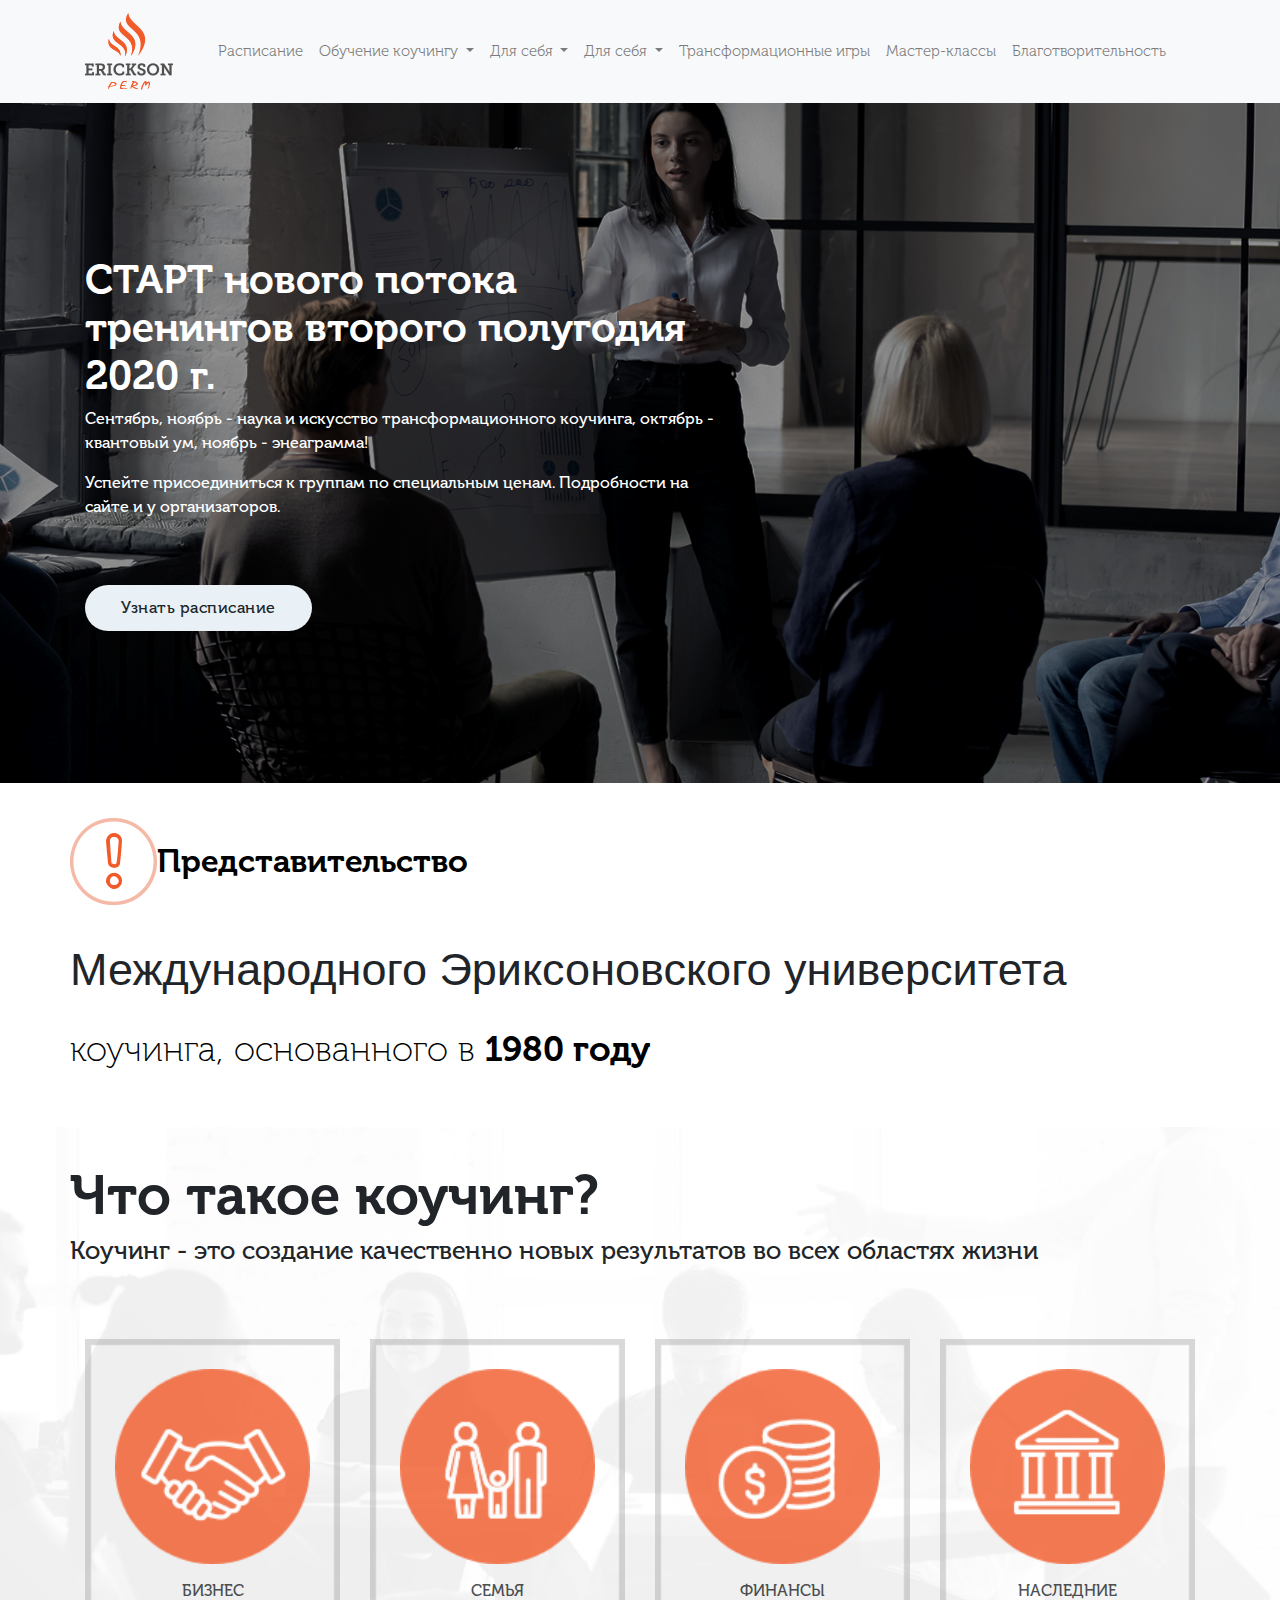
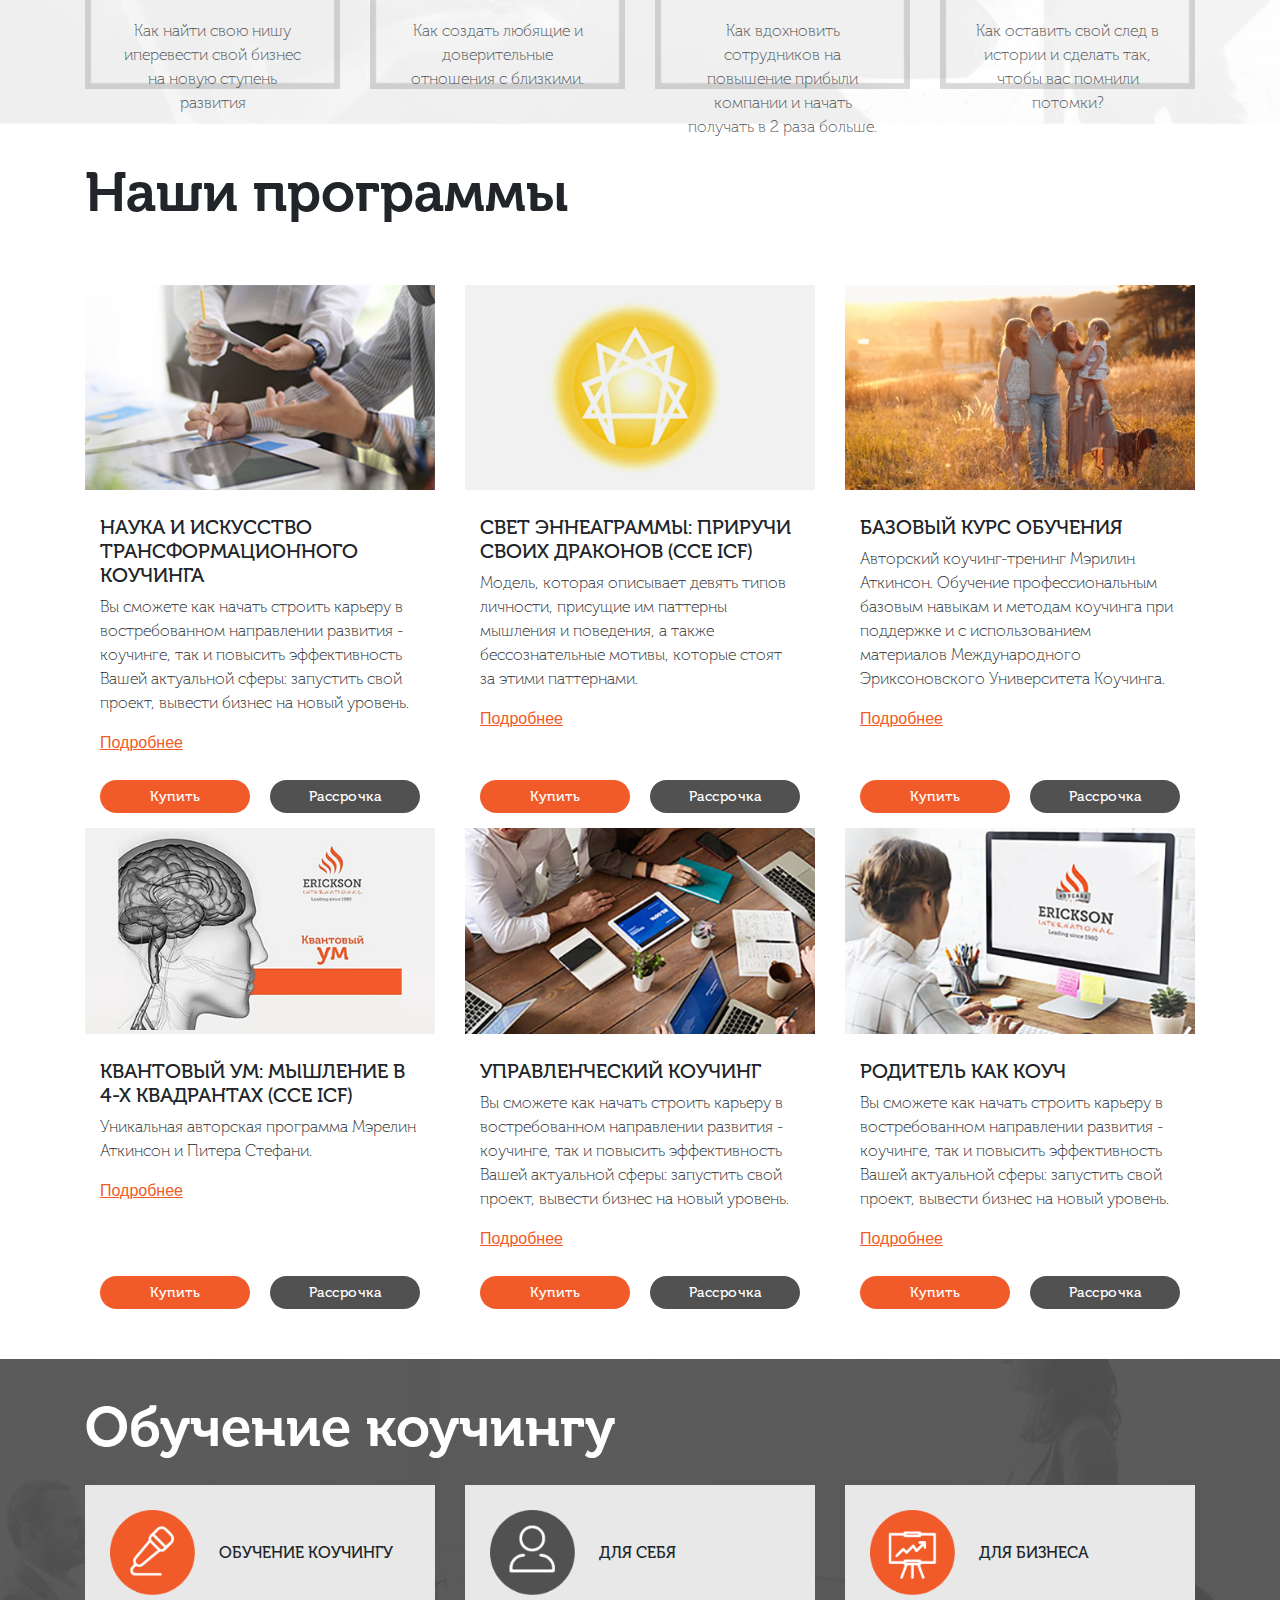
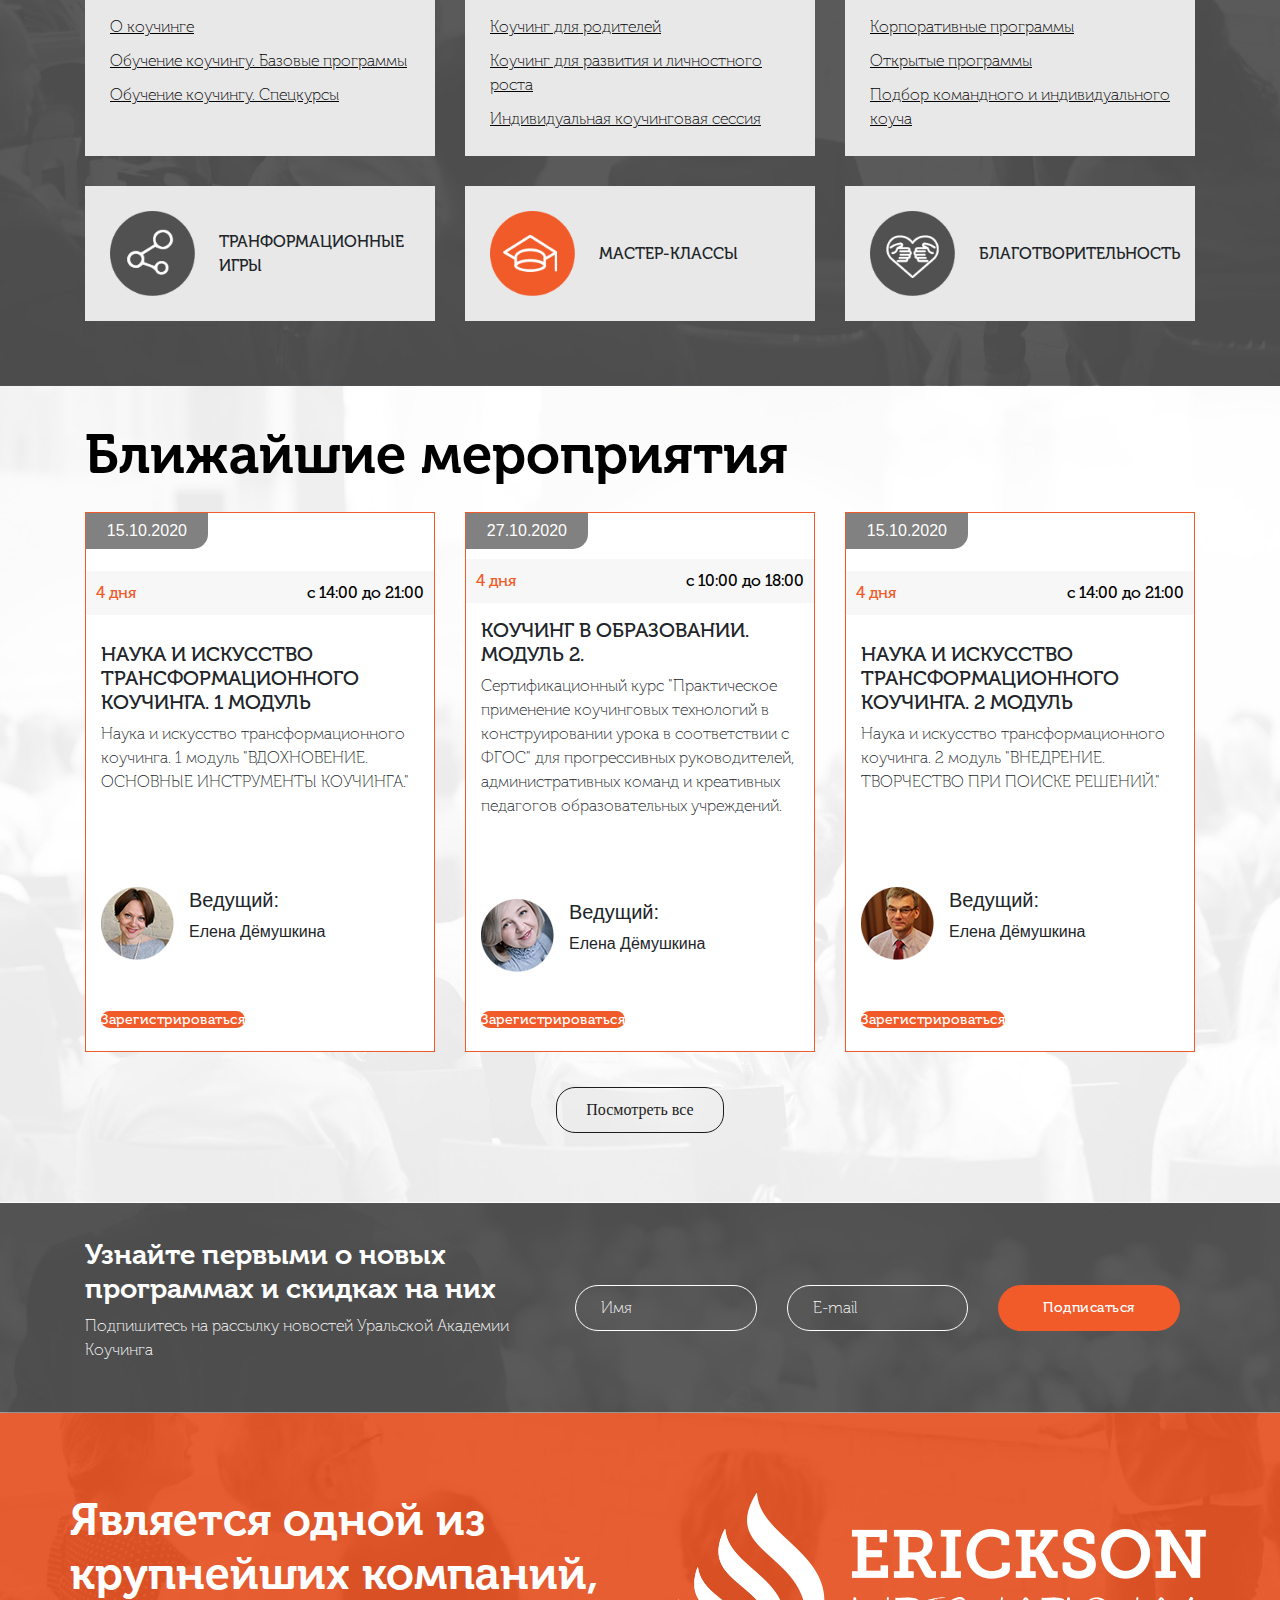
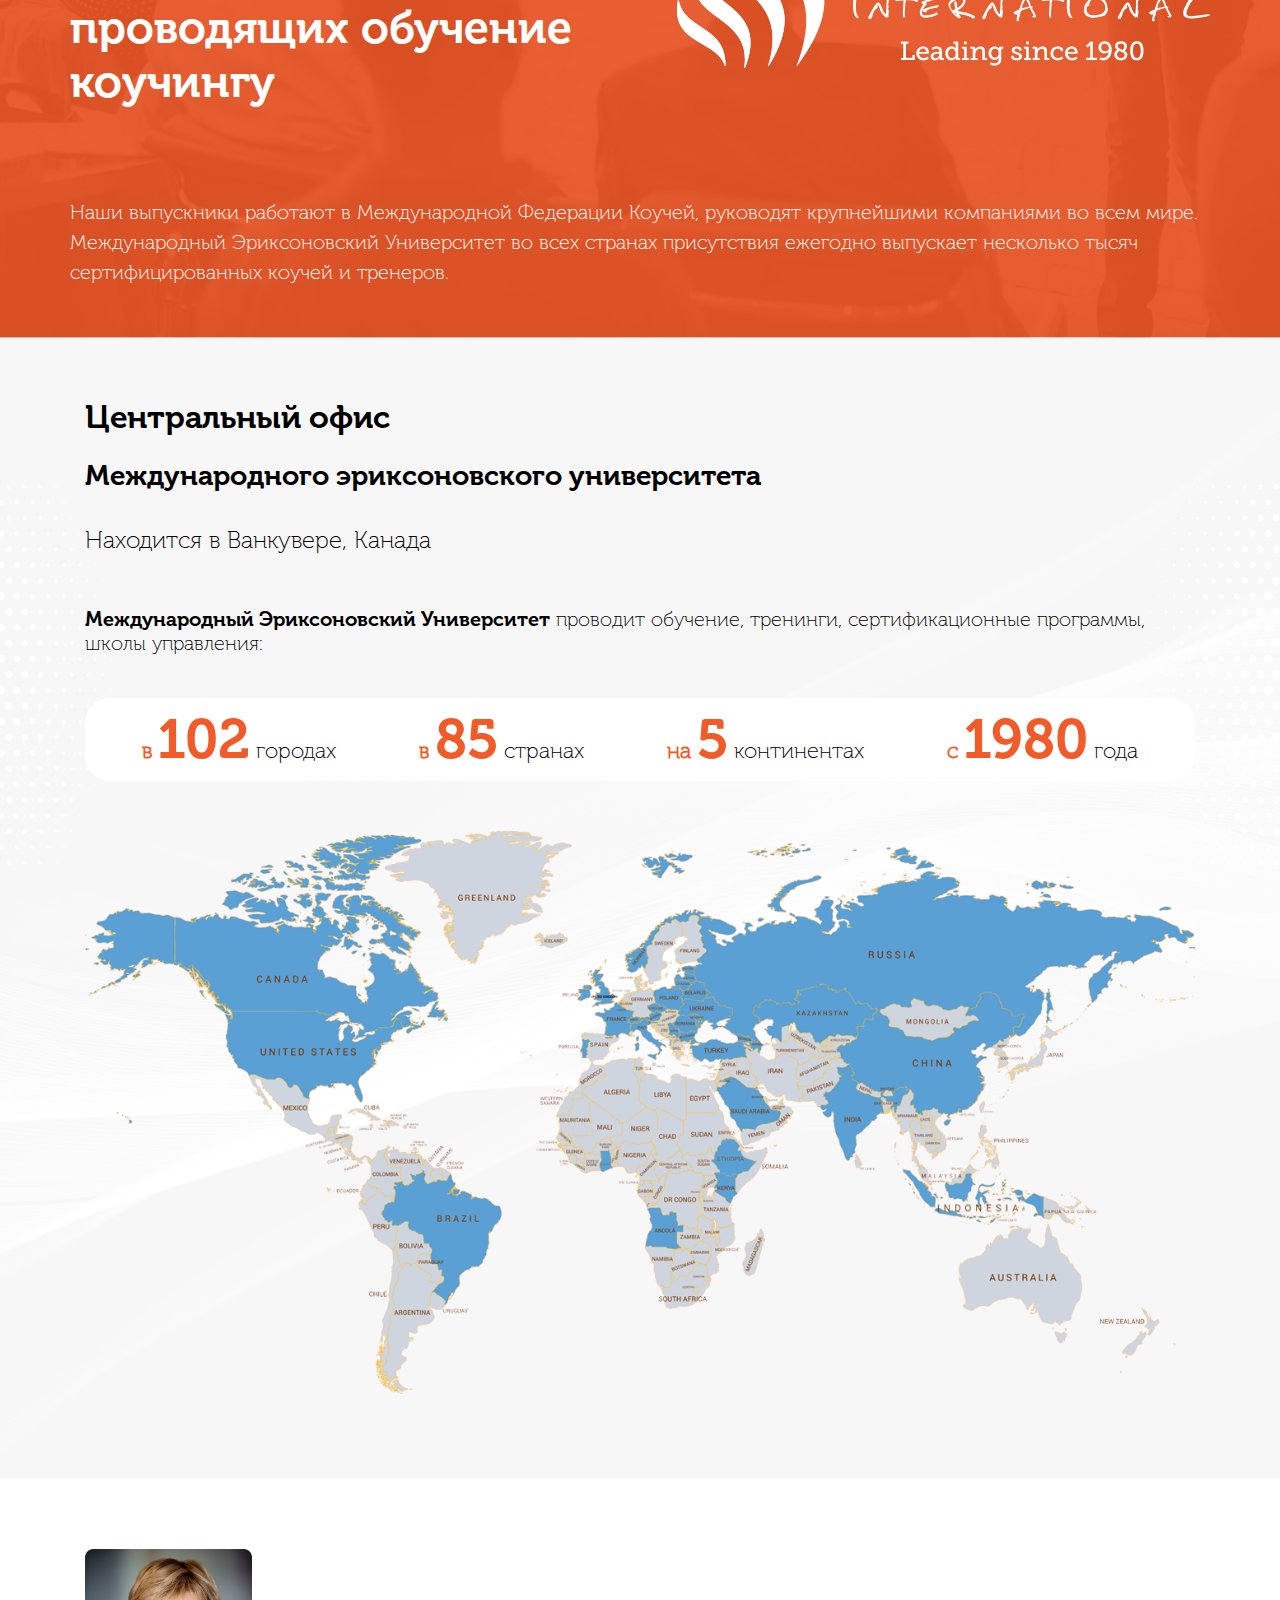
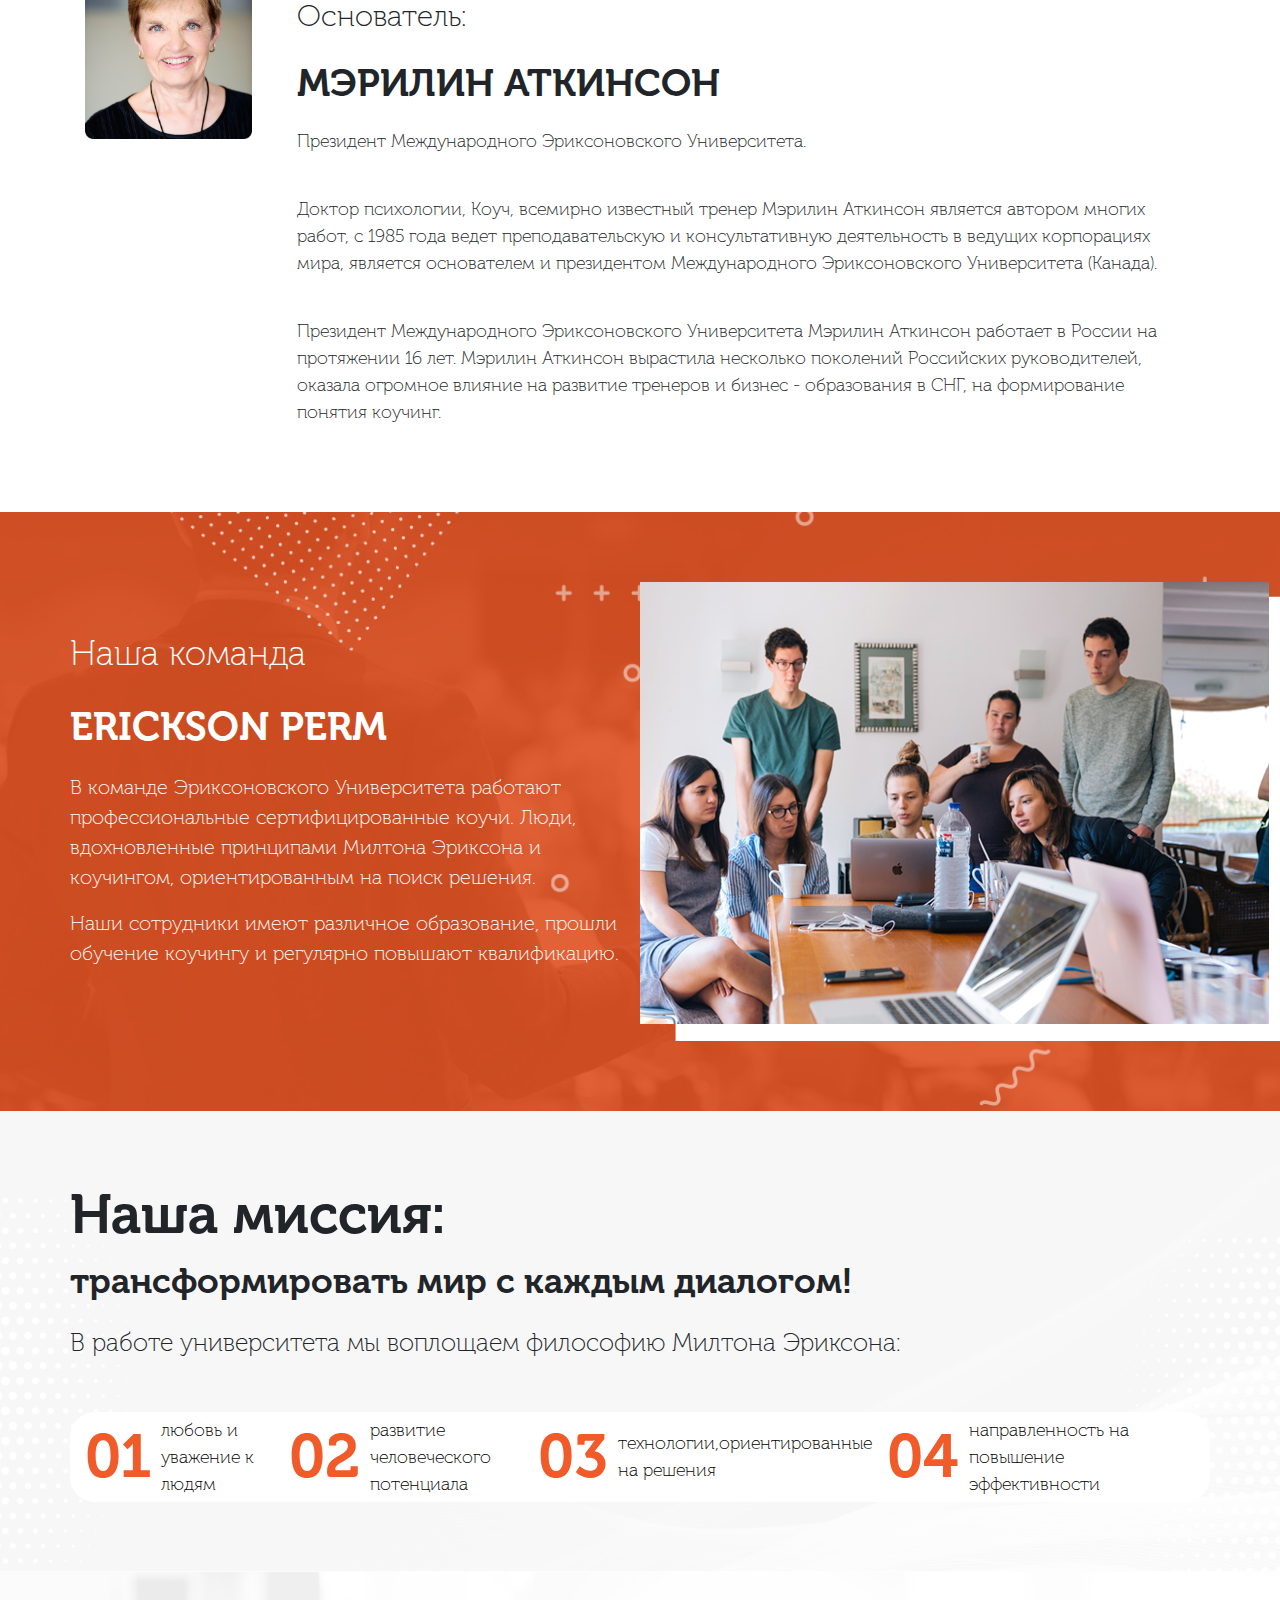
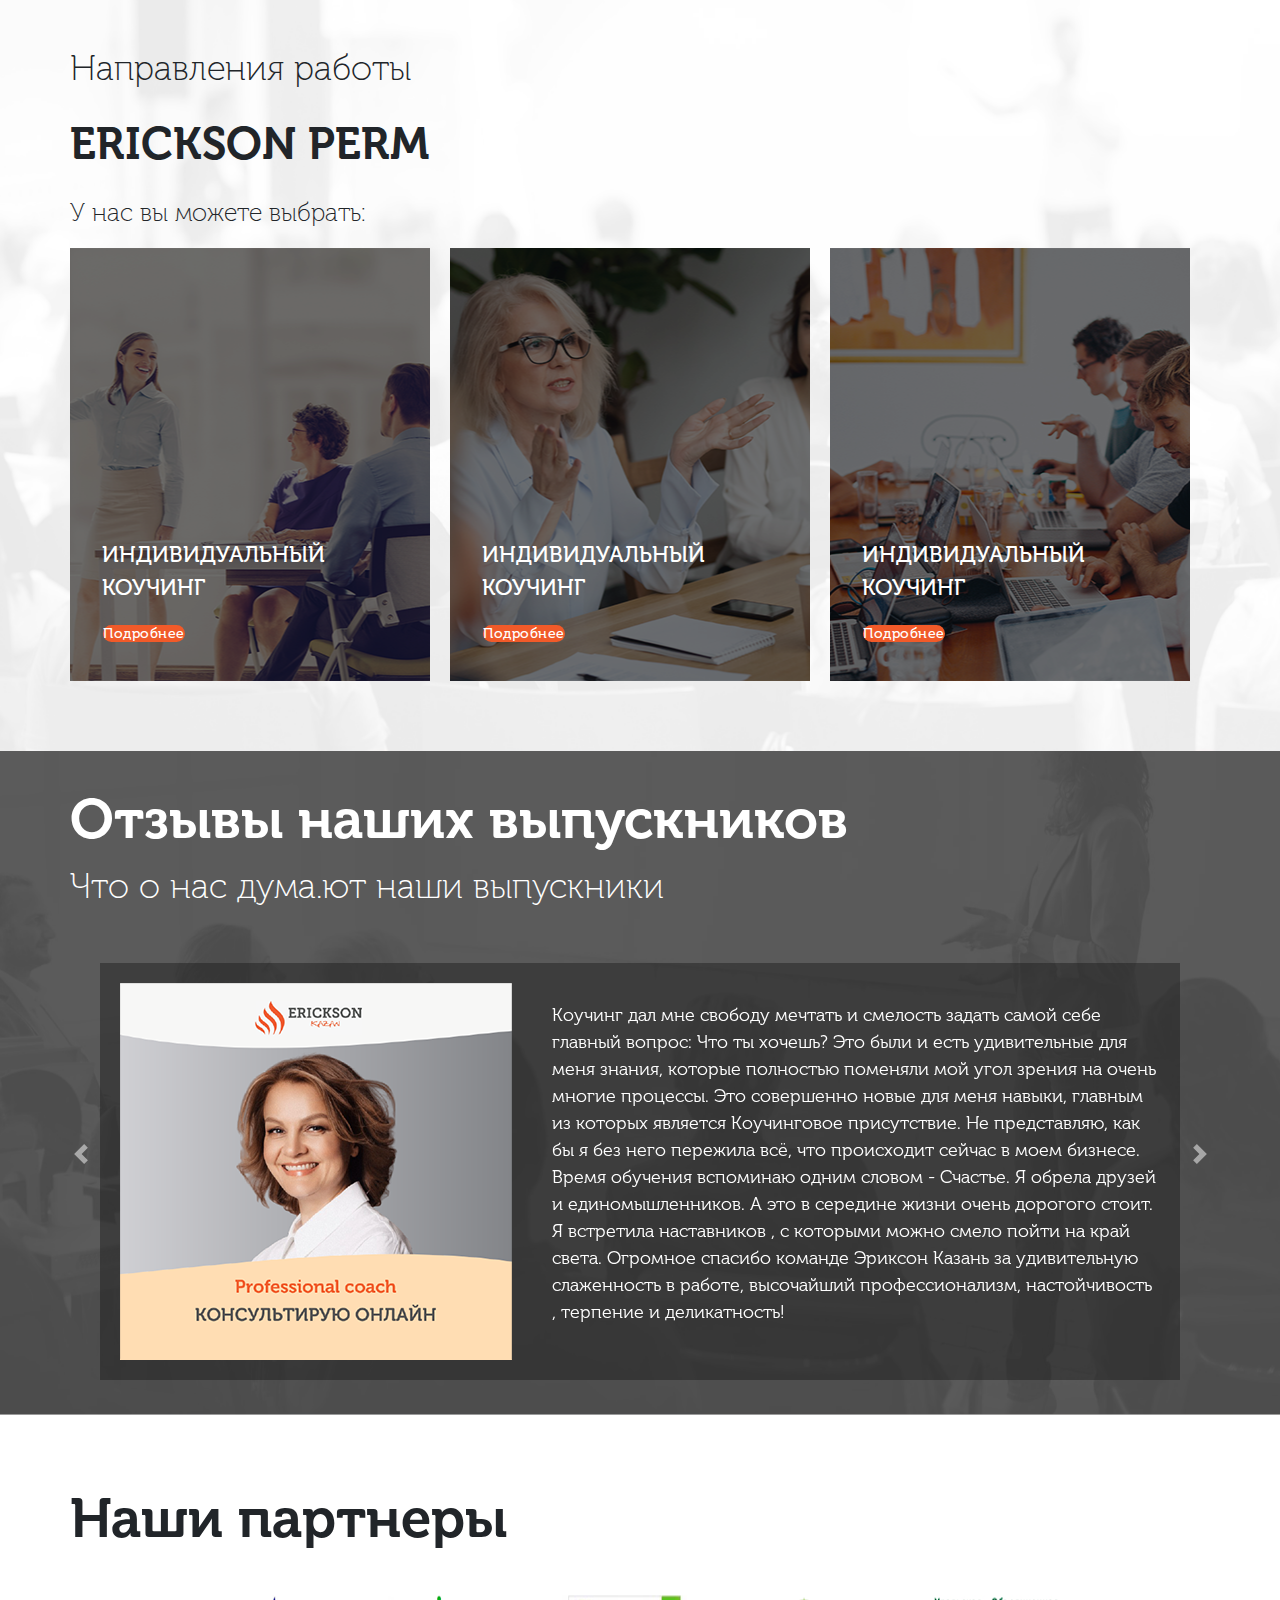
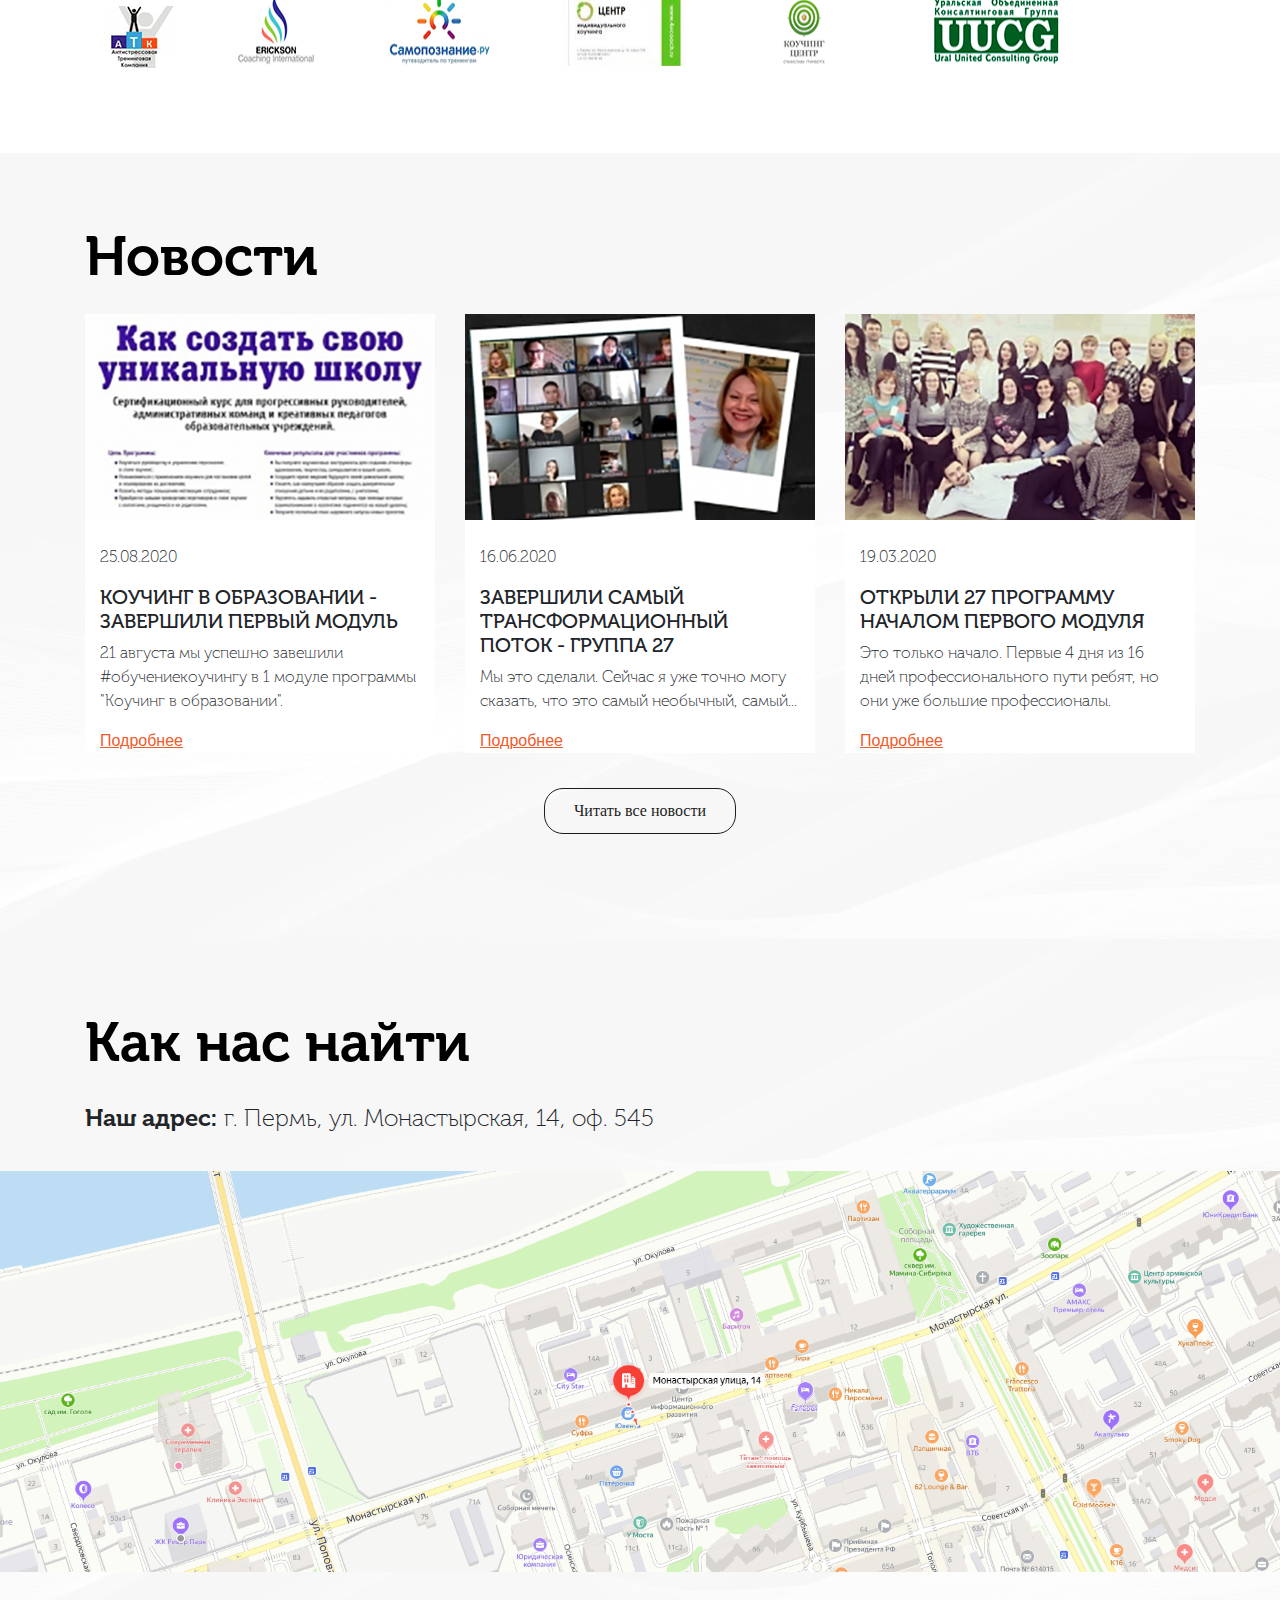
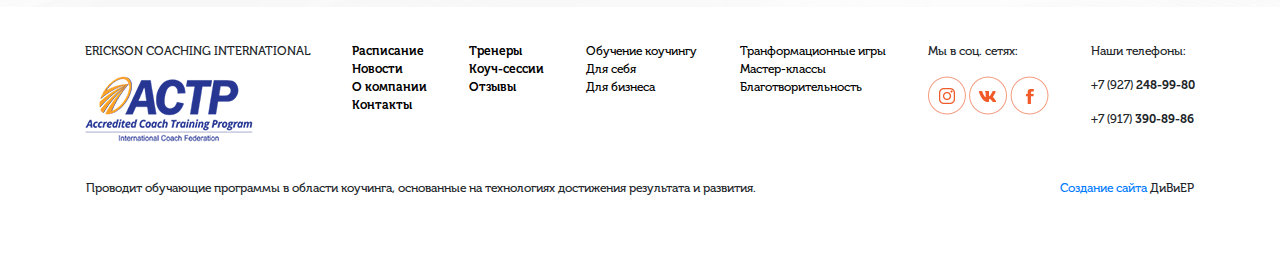
<file: index.html>
<!doctype html>
<html lang="ru">
<head>
    <!-- Required meta tags -->
    <meta charset="utf-8">
    <meta name="viewport" content="width=device-width, initial-scale=1, shrink-to-fit=no">

    <!-- Bootstrap CSS -->
    <link rel="stylesheet" href="css/bootstrap.min.css">
    <link rel="stylesheet" href="fontawesome/css/fontawesome.min.css">
    <link rel="stylesheet" href="css/style.css">

    <title>Главная</title>
</head>
<body>

<header>
    <nav class="navbar navbar-expand-lg navbar-light bg-light">
        <div class="container">
            <a class="navbar-brand" href="#">
                <img src="img/logo.png" alt="logo">
            </a>
            <button class="navbar-toggler" type="button" data-toggle="collapse" data-target="#navbarSupportedContent"
                    aria-controls="navbarSupportedContent" aria-expanded="false" aria-label="Toggle navigation">
                <span class="navbar-toggler-icon"></span>
            </button>

            <div class="collapse navbar-collapse" id="navbarSupportedContent">
                <ul class="navbar-nav ml-auto mr-auto">
                    <li class="nav-item">
                        <a class="nav-link" href="#">Расписание</a>
                    </li>
                    <li class="nav-item dropdown">
                        <a class="nav-link dropdown-toggle" href="#" id="navbarDropdown-lcouch" role="button"
                           data-toggle="dropdown" aria-haspopup="true" aria-expanded="false">
                            Обучение коучингу
                        </a>
                        <div class="dropdown-menu" aria-labelledby="navbarDropdown">
                            <a class="dropdown-item" href="#">О коучинге</a>
                            <a class="dropdown-item" href="#">Обучние коучингу. <br> Базовые программы</a>
                            <a class="dropdown-item" href="#">Обучние коучингу. <br> Спецкурсы</a>
                            <div class="dropdown-divider"></div>
                            <a class="dropdown-item" href="#">Something else here</a>
                        </div>
                    </li>
                    <li class="nav-item dropdown">
                        <a class="nav-link dropdown-toggle" href="#" id="navbarDropdown-fself" role="button"
                           data-toggle="dropdown" aria-haspopup="true" aria-expanded="false">
                            Для себя
                        </a>
                        <div class="dropdown-menu" aria-labelledby="navbarDropdown">
                            <a class="dropdown-item" href="#">О коучинге</a>
                            <a class="dropdown-item" href="#">Обучние коучингу. <br> Базовые программы</a>
                            <a class="dropdown-item" href="#">Обучние коучингу. <br> Спецкурсы</a>
                            <div class="dropdown-divider"></div>
                            <a class="dropdown-item" href="#">Something else here</a>
                        </div>
                    </li>
                    <li class="nav-item dropdown">
                        <a class="nav-link dropdown-toggle" href="#" id="navbarDropdown-fbusines" role="button"
                           data-toggle="dropdown" aria-haspopup="true" aria-expanded="false">
                            Для себя
                        </a>
                        <div class="dropdown-menu" aria-labelledby="navbarDropdown">
                            <a class="dropdown-item" href="#">О коучинге</a>
                            <a class="dropdown-item" href="#">Обучние коучингу. <br> Базовые программы</a>
                            <a class="dropdown-item" href="#">Обучние коучингу. <br> Спецкурсы</a>
                            <div class="dropdown-divider"></div>
                            <a class="dropdown-item" href="#">Something else here</a>
                        </div>
                    </li>
                    <li class="nav-item">
                        <a class="nav-link" href="#">Трансформационные игры</a>
                    </li>
                    <li class="nav-item">
                        <a class="nav-link" href="#">Мастер-классы</a>
                    </li>
                    <li class="nav-item">
                        <a class="nav-link" href="#">Благотворительность</a>
                    </li>
                </ul>
            </div>
        </div>
    </nav>
</header>



<section class="main">
    <div class="container">
        <div class="row">
            <div class="col-lg-7">
                <h1>СТАРТ нового потока тренингов второго полугодия 2020 г.</h1>
                <p>Сентябрь, ноябрь - наука и искусство трансформационного коучинга, октябрь - квантовый ум, ноябрь -
                    энеаграмма!</p>
                <p>Успейте присоединиться к группам по специальным ценам. Подробности на сайте и у
                    организаторов.</p>
            </div>
            <div class="col-lg-5"></div>
        </div>
        <a href="#" class="btn">Узнать расписание</a>
    </div>
</section>

<section class="representation">
    <div class="container">
        <div class="row">
            <div class="f-row">
                <img src="img/exclamation-mark-in-a-circle.png" alt="representation">
                <h2>Представительство</h2>
            </div>
        </div>
        <div class="row">
            <div class="s-row">
                <h3>Международного Эриксоновского университета</h3>
                <p>коучинга, основанного в <b>1980 году</b></p>
            </div>
        </div>
    </div>
</section>

<section class="couching">
    <div class="container">
        <div class="row">
            <div class="f-row">
                <h2>Что такое коучинг?</h2>
                <h5>Коучинг - это создание качественно новых результатов во всех областях жизни</h5>
            </div>
        </div>
        <div class="row card-row">
            <div class="row-blocks">
                <div class="col-lg-3">
                    <div class="couch-card">
                        <div class="card-img">
                            <img src="img/bussines.png" alt="business">
                            <p class="card-name">Бизнес</p>
                        </div>
                        <div class="text-center">
                            <p class="card-text">Как найти свою нишу иперевести свой бизнес на новую ступень
                                развития</p>
                        </div>
                    </div>
                </div>
                <div class="col-lg-3">
                    <div class="couch-card">
                        <div class="card-img">
                            <div class="card-img">
                                <img src="img/family.png" alt="business">
                                <p class="card-name">Семья</p>
                            </div>
                        </div>
                        <div class="text-center">
                            <p class="card-text">Как создать любящие и доверительные отношения с близкими.</p>
                        </div>
                    </div>
                </div>
                <div class="col-lg-3">
                    <div class="couch-card">
                        <div class="card-img">
                            <img src="img/finance.png" alt="business">
                            <p class="card-name">Финансы</p>
                        </div>
                        <div class="text-center">
                            <p class="card-text">Как вдохновить сотрудников на повышение прибыли компании и начать
                                получать в 2 раза больше.</p>
                        </div>
                    </div>
                </div>
                <div class="col-lg-3">
                    <div class="couch-card">
                        <div class="card-img">
                            <img src="img/desteny.png" alt="business">
                            <p class="card-name">Наследние</p>
                        </div>
                        <div class="text-center">
                            <p class="card-text">Как оставить свой след в истории и сделать так, чтобы вас помнили
                                потомки?</p>
                        </div>
                    </div>
                </div>
            </div>
        </div>
    </div>
</section>

<section class="our-programs">
    <div class="container">
        <div class="name">
            <h2>Наши программы</h2>
        </div>
        <div class="row">
            <div class="programs">
                <div class="col-lg-4">
                    <div class="program-card">
                        <div>
                            <div class="photo">
                                <img src="img/p_sience.png" alt="sience&art">
                            </div>
                            <div class="text">
                                <h5>Наука и искусство трансформационного коучинга</h5>
                                <p>Вы сможете как начать строить карьеру
                                    в востребованном направлении
                                    развития - коучинге, так и повысить
                                    эффективность Вашей актуальной
                                    сферы: запустить свой проект,
                                    вывести бизнес на новый уровень.</p>
                                <a href="#" class="click">Подробнее</a>
                            </div>
                        </div>
                        <div class="buttons">
                            <a href="#" class="btn btn-orange">Купить</a>
                            <a href="#" class="btn btn-grey">Рассрочка</a>
                        </div>
                    </div>
                </div>
                <div class="col-lg-4">
                    <div class="program-card">
                        <div>
                            <div class="photo">
                                <img src="img/shine.png" alt="shine">
                            </div>
                            <div class="text">
                                <h5>СВЕТ ЭННЕАГРАММЫ: ПРИРУЧИ СВОИХ ДРАКОНОВ (CCE ICF)</h5>
                                <p>Модель, которая описывает девять типов
                                    личности, присущие им паттерны
                                    мышления и поведения, а также
                                    бессознательные мотивы, которые стоят
                                    за этими паттернами.</p>
                                <a href="#" class="click">Подробнее</a>
                            </div>
                        </div>
                        <div class="buttons">
                            <a href="#" class="btn btn-orange">Купить</a>
                            <a href="#" class="btn btn-grey">Рассрочка</a>
                        </div>
                    </div>
                </div>
                <div class="col-lg-4">
                    <div class="program-card">
                        <div>
                            <div class="photo">
                                <img src="img/base.png" alt="base">
                            </div>
                            <div class="text">
                                <h5>БАЗОВЫЙ КУРС ОБУЧЕНИЯ</h5>
                                <p>Авторский коучинг-тренинг Мэрилин
                                    Аткинсон. Обучение профессиональным
                                    базовым навыкам и методам коучинга при
                                    поддержке и с использованием материалов
                                    Международного Эриксоновского
                                    Университета Коучинга.</p>
                                <a href="#" class="click">Подробнее</a>
                            </div>
                        </div>
                        <div class="buttons">
                            <a href="#" class="btn btn-orange">Купить</a>
                            <a href="#" class="btn btn-grey">Рассрочка</a>
                        </div>
                    </div>
                </div>
                <div class="col-lg-4">
                    <div class="program-card">
                        <div>
                            <div class="photo">
                                <img src="img/brain.png" alt="brain">
                            </div>
                            <div class="text">
                                <h5>КВАНТОВЫЙ УМ: МЫШЛЕНИЕ В 4-Х КВАДРАНТАХ (CCE ICF)</h5>
                                <p>Уникальная авторская программа Мэрелин
                                    Аткинсон и Питера Стефани.</p>
                                <a href="#" class="click">Подробнее</a>
                            </div>
                        </div>
                        <div class="buttons">
                            <a href="#" class="btn btn-orange">Купить</a>
                            <a href="#" class="btn btn-grey">Рассрочка</a>
                        </div>
                    </div>
                </div>
                <div class="col-lg-4">
                    <div class="program-card">
                        <div>
                            <div class="photo">
                                <img src="img/manage.png" alt="manage">
                            </div>
                            <div class="text">
                                <h5>УПРАВЛЕНЧЕСКИЙ КОУЧИНГ</h5>
                                <p>Вы сможете как начать строить карьеру
                                    в востребованном направлении
                                    развития - коучинге, так и повысить
                                    эффективность Вашей актуальной
                                    сферы: запустить свой проект,
                                    вывести бизнес на новый уровень.</p>
                                <a href="#" class="click">Подробнее</a>
                            </div>
                        </div>
                        <div class="buttons">
                            <a href="#" class="btn btn-orange">Купить</a>
                            <a href="#" class="btn btn-grey">Рассрочка</a>
                        </div>
                    </div>
                </div>
                <div class="col-lg-4">
                    <div class="program-card">
                        <div>
                            <div class="photo">
                                <img src="img/parant.png" alt="parent">
                            </div>
                            <div class="text">
                                <h5>РОДИТЕЛЬ КАК КОУЧ</h5>
                                <p>Вы сможете как начать строить карьеру
                                    в востребованном направлении
                                    развития - коучинге, так и повысить
                                    эффективность Вашей актуальной
                                    сферы: запустить свой проект,
                                    вывести бизнес на новый уровень.</p>
                                <a href="#" class="click">Подробнее</a>
                            </div>
                        </div>
                        <div class="buttons">
                            <a href="#" class="btn btn-orange">Купить</a>
                            <a href="#" class="btn btn-grey">Рассрочка</a>
                        </div>
                    </div>
                </div>
            </div>
        </div>
    </div>
</section>

<section class="study">
    <div class="container">
        <div class="name">
            <h2>Обучение коучингу</h2>
        </div>
        <div class="row">
            <div class="col-lg-4">
                <div class="study-card">
                    <div class="photo-name">
                        <img src="img/study/pic-study-c.png" alt="study couch">
                        <p>обучение коучингу</p>
                    </div>
                    <div class="list-card">
                        <a href="#">О коучинге</a>
                        <a href="#">Обучение коучингу. Базовые программы</a>
                        <a href="#">Обучение коучингу. Спецкурсы</a>
                    </div>
                </div>
            </div>
            <div class="col-lg-4">
                <div class="study-card">
                    <div class="photo-name">
                        <img src="img/study/pic-self.png" alt="study couch">
                        <p>для себя</p>
                    </div>
                    <div class="list-card">
                        <a href="#">Коучинг для родителей</a>
                        <a href="#">Коучинг для развития и личностного роста</a>
                        <a href="#">Индивидуальная коучинговая сессия</a>
                    </div>
                </div>
            </div>
            <div class="col-lg-4">
                <div class="study-card">
                    <div class="photo-name">
                        <img src="img/study/pic-busines.png" alt="study couch">
                        <p>для бизнеса</p>
                    </div>
                    <div class="list-card">
                        <a href="#">Корпоративные программы</a>
                        <a href="#">Открытые программы</a>
                        <a href="#">Подбор командного и индивидуального коуча</a>
                    </div>
                </div>
            </div>
        </div>
        <div class="row">
            <div class="col-lg-4">
                <div class="study-card">
                    <div class="photo-name">
                        <img src="img/study/pic-trans.png" alt="study couch">
                        <p>Транформационные игры</p>
                    </div>
                </div>
            </div>
            <div class="col-lg-4">
                <div class="study-card">
                    <div class="photo-name">
                        <img src="img/study/pic-master.png" alt="study couch">
                        <p>Мастер-классы</p>
                    </div>
                </div>
            </div>
            <div class="col-lg-4">
                <div class="study-card">
                    <div class="photo-name">
                        <img src="img/study/pic-share.png" alt="study couch">
                        <p>Благотворительность</p>
                    </div>
                </div>
            </div>
        </div>
    </div>
</section>

<section class="near-date">
    <div class="container">
        <div class="name">
            <h2>Ближайшие мероприятия</h2>
        </div>
        <div class="row">
            <div class="col-lg-4">
                <div class="card-date">
                    <div class="card-date-label">
                        <p>15.10.2020</p>
                    </div>
                    <div class="date">
                        <p class="color-orange">4 дня</p>
                        <p class="color-black">с 14:00 до 21:00</p>
                    </div>
                    <div class="card-text">
                        <h5>Наука и искусство
                            трансформационного
                            коучинга. 1 модуль</h5>
                        <p>Наука и искусство трансформационного
                            коучинга. 1 модуль "ВДОХНОВЕНИЕ.
                            ОСНОВНЫЕ ИНСТРУМЕНТЫ КОУЧИНГА."</p>
                    </div>
                    <div class="teach">
                        <div class="teach-img">
                            <img src="img/near-date/teach1.png" alt="teach">
                        </div>
                        <div class="teach-name">
                            <h5>Ведущий:</h5>
                            <p>Елена Дёмушкина</p>
                        </div>
                    </div>
                    <div class="button">
                        <a class="btn-orange" href="#">Зарегистрироваться</a>
                    </div>
                </div>
            </div>
            <div class="col-lg-4">
                <div class="card-date">
                    <div class="card-date-label">
                        <p>27.10.2020</p>
                    </div>
                    <div class="date">
                        <p class="color-orange">4 дня</p>
                        <p class="color-black">с 10:00 до 18:00</p>
                    </div>
                    <div class="card-text">
                        <h5>Коучинг в образовании.
                            Модуль 2.</h5>
                        <p>Сертификационный курс "Практическое
                            применение коучинговых технологий в
                            конструировании урока в соответствии с
                            ФГОС" для прогрессивных руководителей,
                            административных команд и креативных
                            педагогов образовательных учреждений.</p>
                    </div>
                    <div class="teach">
                        <div class="teach-img">
                            <img src="img/near-date/teach2.png" alt="teach">
                        </div>
                        <div class="teach-name">
                            <h5>Ведущий:</h5>
                            <p>Елена Дёмушкина</p>
                        </div>
                    </div>
                    <div class="button">
                        <a class="btn-orange" href="#">Зарегистрироваться</a>
                    </div>
                </div>
            </div>
            <div class="col-lg-4">
                <div class="card-date">
                    <div class="card-date-label">
                        <p>15.10.2020</p>
                    </div>
                    <div class="date">
                        <p class="color-orange">4 дня</p>
                        <p class="color-black">с 14:00 до 21:00</p>
                    </div>
                    <div class="card-text">
                        <h5>Наука и искусство
                            трансформационного
                            коучинга. 2 модуль</h5>
                        <p>Наука и искусство трансформационного
                            коучинга. 2 модуль "ВНЕДРЕНИЕ.
                            ТВОРЧЕСТВО ПРИ ПОИСКЕ РЕШЕНИЙ."</p>
                    </div>
                    <div class="teach">
                        <div class="teach-img">
                            <img src="img/near-date/teach3.png" alt="teach">
                        </div>
                        <div class="teach-name">
                            <h5>Ведущий:</h5>
                            <p>Елена Дёмушкина</p>
                        </div>
                    </div>
                    <div class="button">
                        <a class="btn-orange" href="#">Зарегистрироваться</a>
                    </div>
                </div>
            </div>
        </div>
        <div class="row">
            <div class="button-opac">
                <a class="btn-opac" href="#">Посмотреть все</a>
            </div>
        </div>
    </div>
</section>

<!--<section class="form-1">-->
<!--    <div class="container">-->
<!--        <div class="row">-->
<!--            <div class="col-xs-12 col-lg-6">-->
<!--                <div class="text">-->
<!--                    <h3>Узнайте первыми о новых-->
<!--                        программах и скидках на них</h3>-->
<!--                    <p>Подпишитесь на рассылку новостей Уральской Академии Коучинга</p>-->
<!--                </div>-->
<!--            </div>-->
<!--            <div class="col-xs-12 col-lg-6">-->
<!--                <div class="buttons">-->
<!--                    <div class="name">-->
<!--                        <input type="text" placeholder="Имя"/>-->
<!--                    </div>-->
<!--                    <div class="email">-->
<!--                        <input type="email" placeholder="E-mail"/>-->
<!--                    </div>-->
<!--                    <div class="subscribe">-->
<!--                        <a href="#" class="btn-subscribe btn-orange">Подписаться</a>-->
<!--                    </div>-->
<!--                </div>-->
<!--            </div>-->
<!--        </div>-->
<!--    </div>-->
<!--</section>-->
<section class="form-1">
    <div class="container">
        <div class="row">
            <div class="col-xs-12 col-lg-5">
                <div class="text">
                    <h3>Узнайте первыми о новых
                        программах и скидках на них</h3>
                    <p>Подпишитесь на рассылку новостей Уральской Академии Коучинга</p>
                </div>
            </div>
            <div class="col-xs-12 col-lg-7">
                <div class="inputs-section">
                    <div class="row w-100">
                        <div class="col-xs-12 col-lg-4">
                            <input type="text" placeholder="Имя"/>
                        </div>
                        <div class="col-xs-12 col-lg-4">
                            <input type="email" placeholder="E-mail"/>
                        </div>
                        <div class="col-xs-12 col-lg-4">
                            <button href="#" class="btn-orange">Подписаться</button>
                        </div>
                    </div>
                </div>
            </div>
        </div>
    </div>
</section>

<section class="banner1">
    <div class="container">
        <div class="row">
            <div class="f-row">
                <div class="text">
                    <h3>Является одной из
                        крупнейших компаний,
                        проводящих обучение
                        коучингу</h3>
                </div>
                <div class="logo-eric">
                    <img src="img/banner1/logo-eric.png" alt="logo-eric">
                </div>
            </div>
        </div>
        <div class="row">
            <div class="s-row">
                <div class="mono-text">
                    <p>Наши выпускники работают в Международной Федерации Коучей, руководят крупнейшими компаниями во
                        всем мире.
                        Международный Эриксоновский Университет во всех странах присутствия ежегодно выпускает несколько
                        тысяч
                        сертифицированных коучей и тренеров.</p>
                </div>
            </div>
        </div>
    </div>
</section>

<section class="office">
    <div class="container">
        <div class="head">
            <h2>Центральный офис</h2>
            <h3>Международного эриксоновского университета</h3>
            <h4>Находится в Ванкувере, Канада</h4>
            <div class="text-bottom">
                <h5><span>Международный Эриксоновский Университет</span> проводит обучение, тренинги, сертификационные
                    программы,
                    школы управления:</h5>
            </div>
        </div>
        <div class="body-block">
            <div class="stat-row">
                <div class="elem">
                    <span class="f"><b>в</b></span>
                    <span class="s">102</span>
                    <span class="t">городах</span>
                </div>
                <div class="elem">
                    <span class="f"><b>в</b></span>
                    <span class="s">85</span>
                    <span class="t">странах</span>
                </div>
                <div class="elem">
                    <span class="f"><b>на</b></span>
                    <span class="s">5</span>
                    <span class="t">континентах</span>
                </div>
                <div class="elem">
                    <span class="f"><b>с</b></span>
                    <span class="s">1980</span>
                    <span class="t">года</span>
                </div>
            </div>
        </div>
        <div class="map">
            <img src="img/office/map.png" alt="map">
        </div>
    </div>
</section>

<section class="cto">
    <div class="container">
        <div class="base">
            <div class="photo">
                <img src="img/cto/cto-img.png">
            </div>
            <div class="text">
                <p class="ons">Основатель:</p>
                <p class="name">МЭРИЛИН АТКИНСОН</p>
                <p class="description">Президент Международного Эриксоновского Университета.</p>
                <p class="text-base">Доктор психологии, Коуч, всемирно известный тренер Мэрилин
                    Аткинсон является автором многих работ, с 1985 года ведет
                    преподавательскую и консультативную деятельность в ведущих
                    корпорациях мира, является основателем и президентом
                    Международного Эриксоновского Университета (Канада).</p>

                <p class="text-base">Президент Международного Эриксоновского Университета
                    Мэрилин Аткинсон работает в России на протяжении 16 лет.
                    Мэрилин Аткинсон вырастила несколько поколений Российских
                    руководителей, оказала огромное влияние на развитие тренеров и
                    бизнес - образования в СНГ, на формирование понятия коучинг.</p>
            </div>
        </div>
    </div>
</section>

<section class="banner2">
    <div class="container">
        <div class="row">
            <div class="content">
                <div class="text">
                    <p class="our">Наша команда</p>
                    <p class="name">ERICKSON PERM</p>
                    <p class="main-text">В команде Эриксоновского Университета работают
                        профессиональные сертифицированные коучи. Люди,
                        вдохновленные принципами Милтона Эриксона и коучингом,
                        ориентированным на поиск решения.</p>

                    <p class="main-text">Наши сотрудники имеют различное образование, прошли
                        обучение коучингу и регулярно повышают квалификацию.</p>
                </div>
                <div class="photo">
                    <img src="img/banner2/banner2-photo.png">
                </div>
            </div>
        </div>
    </div>
</section>

<section class="our-mission">
    <div class="container">
        <div class="row">
            <div class="text">
                <h2>Наша миссия:</h2>
                <p class="under-name">трансформировать мир с каждым диалогом!</p>
                <p>В работе университета мы воплощаем философию Милтона Эриксона:</p>
            </div>
            <div class="body-block">
                <div class="stat-row">
                    <div class="elem">
                        <span class="f"><b>01</b></span>
                        <span class="s">любовь и уважение к людям</span>
                    </div>
                    <div class="elem">
                        <span class="f"><b>02</b></span>
                        <span class="s">развитие человеческого потенциала</span>
                    </div>
                    <div class="elem">
                        <span class="f"><b>03</b></span>
                        <span class="s">технологии,ориентированные на решения</span>
                    </div>
                    <div class="elem">
                        <span class="f"><b>04</b></span>
                        <span class="s">направленность на повышение эффективности</span>
                    </div>
                </div>
            </div>
        </div>
    </div>
</section>

<section class="work">
    <div class="container">
        <div class="row">
            <div class="text_work">
                <p class="f_work">Направления работы</p>
                <p class="s_work">ERICKSON PERM</p>
                <p class="t_work">У нас вы можете выбрать:</p>
            </div>
            <div class="cards">
                <div class="branch" id="first">
                    <div class="bottom">
                        <p>Индивидуальный коучинг</p>
                        <div class="btn">
                            <a href="#" class="btn-orange">Подробнее</a>
                        </div>
                    </div>
                </div>
                <div class="branch" id="second">
                    <div class="bottom">
                        <p>Индивидуальный коучинг</p>
                        <div class="btn">
                            <a href="#" class="btn-orange">Подробнее</a>
                        </div>
                    </div>
                </div>
                <div class="branch" id="third">
                    <div class="bottom">
                        <p>Индивидуальный коучинг</p>
                        <div class="btn">
                            <a href="#" class="btn-orange">Подробнее</a>
                        </div>
                    </div>
                </div>
            </div>
        </div>
    </div>
</section>

<section class="carousel-page">
    <div class="container">
        <div class="row">
            <div class="text">
                <h2>Отзывы наших выпускников</h2>
                <p>Что о нас дума.ют наши выпускники</p>
            </div>
            <div id="feedback-carousel" class="carousel slide" data-ride="carousel">
                <div class="carousel-inner">
                    <div class="carousel-item active">
                        <div class="carousel-item__inner">
                            <img src="img/carousel-page/c-img1.png" alt="1">
                            <p>Коучинг дал мне свободу мечтать и смелость задать самой себе главный вопрос:
                                Что ты хочешь? Это были и есть удивительные для меня знания, которые полностью
                                поменяли мой угол зрения на очень многие процессы. Это совершенно новые для
                                меня навыки, главным из которых является Коучинговое присутствие. Не представляю,
                                как бы я без него пережила всё, что происходит сейчас в моем бизнесе.

                                Время обучения вспоминаю одним словом - Счастье. Я обрела друзей и
                                единомышленников. А это в середине жизни очень дорогого стоит. Я встретила
                                наставников , с которыми можно смело пойти на край света.

                                Огромное спасибо команде Эриксон Казань за удивительную слаженность в работе,
                                высочайший профессионализм, настойчивость , терпение и деликатность!</p>
                        </div>
                    </div>
                    <div class="carousel-item">
                        <div class="carousel-item__inner">
                            <img src="img/carousel-page/c-img1.png" alt="1">
                            <p>Коучинг дал мне свободу мечтать и смелость задать самой себе главный вопрос:
                                Что ты хочешь? Это были и есть удивительные для меня знания, которые полностью
                                поменяли мой угол зрения на очень многие процессы. Это совершенно новые для
                                меня навыки, главным из которых является Коучинговое присутствие. Не представляю,
                                как бы я без него пережила всё, что происходит сейчас в моем бизнесе.

                                Время обучения вспоминаю одним словом - Счастье. Я обрела друзей и
                                единомышленников. А это в середине жизни очень дорогого стоит. Я встретила
                                наставников , с которыми можно смело пойти на край света.

                                Огромное спасибо команде Эриксон Казань за удивительную слаженность в работе,
                                высочайший профессионализм, настойчивость , терпение и деликатность!</p>
                        </div>
                    </div>
                </div>
                <a class="carousel-control-prev" href="#feedback-carousel" role="button" data-slide="prev">
                    <span class="carousel-control-prev-icon" aria-hidden="true"></span>
                    <span class="sr-only">Previous</span>
                </a>
                <a class="carousel-control-next" href="#feedback-carousel" role="button" data-slide="next">
                    <span class="carousel-control-next-icon" aria-hidden="true"></span>
                    <span class="sr-only">Next</span>
                </a>
            </div>
        </div>
    </div>
</section>

<section class="partners">
    <div class="container">
        <div class="row">
            <div class="text">
                <h2>Наши партнеры</h2>
            </div>
            <div class="partners-img">
                <img src="img/partners/p1.png">
                <img src="img/partners/p2.png">
                <img src="img/partners/p3.png">
                <img src="img/partners/p4.png">
                <img src="img/partners/p5.png">
                <img src="img/partners/p6.png">
            </div>
        </div>
    </div>
</section>

<section class="news">
    <div class="container">
        <div class="content">
            <div class="name">
                <h2>Новости</h2>
            </div>
            <div class="row">
                <div class="col-lg-4">
                    <div class="program-card">
                        <div>
                            <div class="photo">
                                <img src="img/news/news-pic1.png" alt="sience&art">
                            </div>
                            <div class="text">
                                <p>25.08.2020</p>
                                <h5>Коучинг в образовании -
                                    завершили первый модуль</h5>
                                <p>21 августа мы успешно завешили
                                    #обучениекоучингу в 1 модуле
                                    программы "Коучинг в образовании".</p>
                                <a href="#" class="click">Подробнее</a>
                            </div>
                        </div>
                    </div>
                </div>
                <div class="col-lg-4">
                    <div class="program-card">
                        <div>
                            <div class="photo">
                                <img src="img/news/news-pic2.png" alt="sience&art">
                            </div>
                            <div class="text">
                                <p>16.06.2020</p>
                                <h5>Завершили самый
                                    трансформационный
                                    поток - группа 27</h5>
                                <p>Мы это сделали. Сейчас я уже точно могу
                                    сказать, что это самый необычный, самый...</p>
                                <a href="#" class="click">Подробнее</a>
                            </div>
                        </div>
                    </div>
                </div>
                <div class="col-lg-4">
                    <div class="program-card">
                        <div>
                            <div class="photo">
                                <img src="img/news/news-pic3.png" alt="sience&art">
                            </div>
                            <div class="text">
                                <p>19.03.2020</p>
                                <h5>Открыли 27 программу
                                    началом первого модуля</h5>
                                <p>Это только начало. Первые 4 дня из 16
                                    дней профессионального пути ребят, но
                                    они уже большие профессионалы.</p>
                                <a href="#" class="click">Подробнее</a>
                            </div>
                        </div>
                    </div>
                </div>
            </div>
            <div class="row">
                <div class="button-opac">
                    <a class="btn-opac" href="#">Читать все новости</a>
                </div>
            </div>
        </div>
    </div>
</section>

<section class="find">
    <div class="container">
        <div class="name">
            <h2>Как нас найти</h2>
            <p><span>Наш адрес:</span> г. Пермь, ул. Монастырская, 14, оф. 545</p>
        </div>
    </div>

    <img src="img/find/map(1).png">

</section>

<footer>
    <div class="container">
        <div class="content">
            <div class="f-row row mx-0">
                <div class="col-xs-12">
                    <div class="logo-footer">
                        <p>ERICKSON COACHING INTERNATIONAL</p>
                        <img src="img/footer/logo-footer.png">
                    </div>
                </div>
                <div class="col-xs-12">
                    <div class="list1">
                        <a href="#">Расписание</a>
                        <a href="#">Новости</a>
                        <a href="#">О компании</a>
                        <a href="#">Контакты</a>
                    </div>
                </div>
                <div class="col-xs-12">
                    <div class="list2">
                        <a href="#">Тренеры</a>
                        <a href="#">Коуч-сессии</a>
                        <a href="#">Отзывы</a>
                    </div>
                </div>
                <div class="col-xs-12">
                    <div class="list3">
                        <a href="#">Обучение коучингу</a>
                        <a href="#">Для себя</a>
                        <a href="#">Для бизнеса</a>
                    </div>
                </div>
                <div class="col-xs-12">
                    <div class="list4">
                        <a href="#">Транформационные игры</a>
                        <a href="#">Мастер-классы</a>
                        <a href="#">Благотворительность</a>
                    </div>
                </div>
                <div class="col-xs-12">
                    <div class="list5">
                        <p>Мы в соц. сетях:</p>
                        <div class="social">
                            <img src="img/footer/inst.png">
                            <img src="img/footer/vk.png">
                            <img src="img/footer/fb.png">
                        </div>
                    </div>
                </div>
                <div class="col-xs-12">
                    <div class="list6">
                        <p>Наши телефоны:</p>
                        <p>+7 (927) <span>248-99-80</span></p>
                        <p>+7 (917) <span>390-89-86</span></p>
                    </div>
                </div>

            </div>
            <div class="row px-3 justify-content-between text-center">
                <div class="col-xs-12">
                    <p class="mb-4">Проводит обучающие программы в области коучинга, основанные на технологиях достижения
                        результата и
                        развития.</p>
                </div>
                <div class="col-xs-12">
                    <p><a href="#">Создание сайта</a> ДиВиЕР</p>
                </div>
            </div>
        </div>
    </div>
</footer>


<!-- Optional JavaScript -->
<!-- jQuery first, then Popper.js, then Bootstrap JS -->
<script src="https://code.jquery.com/jquery-3.5.1.slim.min.js"
        integrity="sha384-DfXdz2htPH0lsSSs5nCTpuj/zy4C+OGpamoFVy38MVBnE+IbbVYUew+OrCXaRkfj"
        crossorigin="anonymous"></script>
<script src="https://cdn.jsdelivr.net/npm/popper.js@1.16.1/dist/umd/popper.min.js"
        integrity="sha384-9/reFTGAW83EW2RDu2S0VKaIzap3H66lZH81PoYlFhbGU+6BZp6G7niu735Sk7lN"
        crossorigin="anonymous"></script>
<script src="js/bootstrap.min.js"></script>
</body>
</html>
</file>
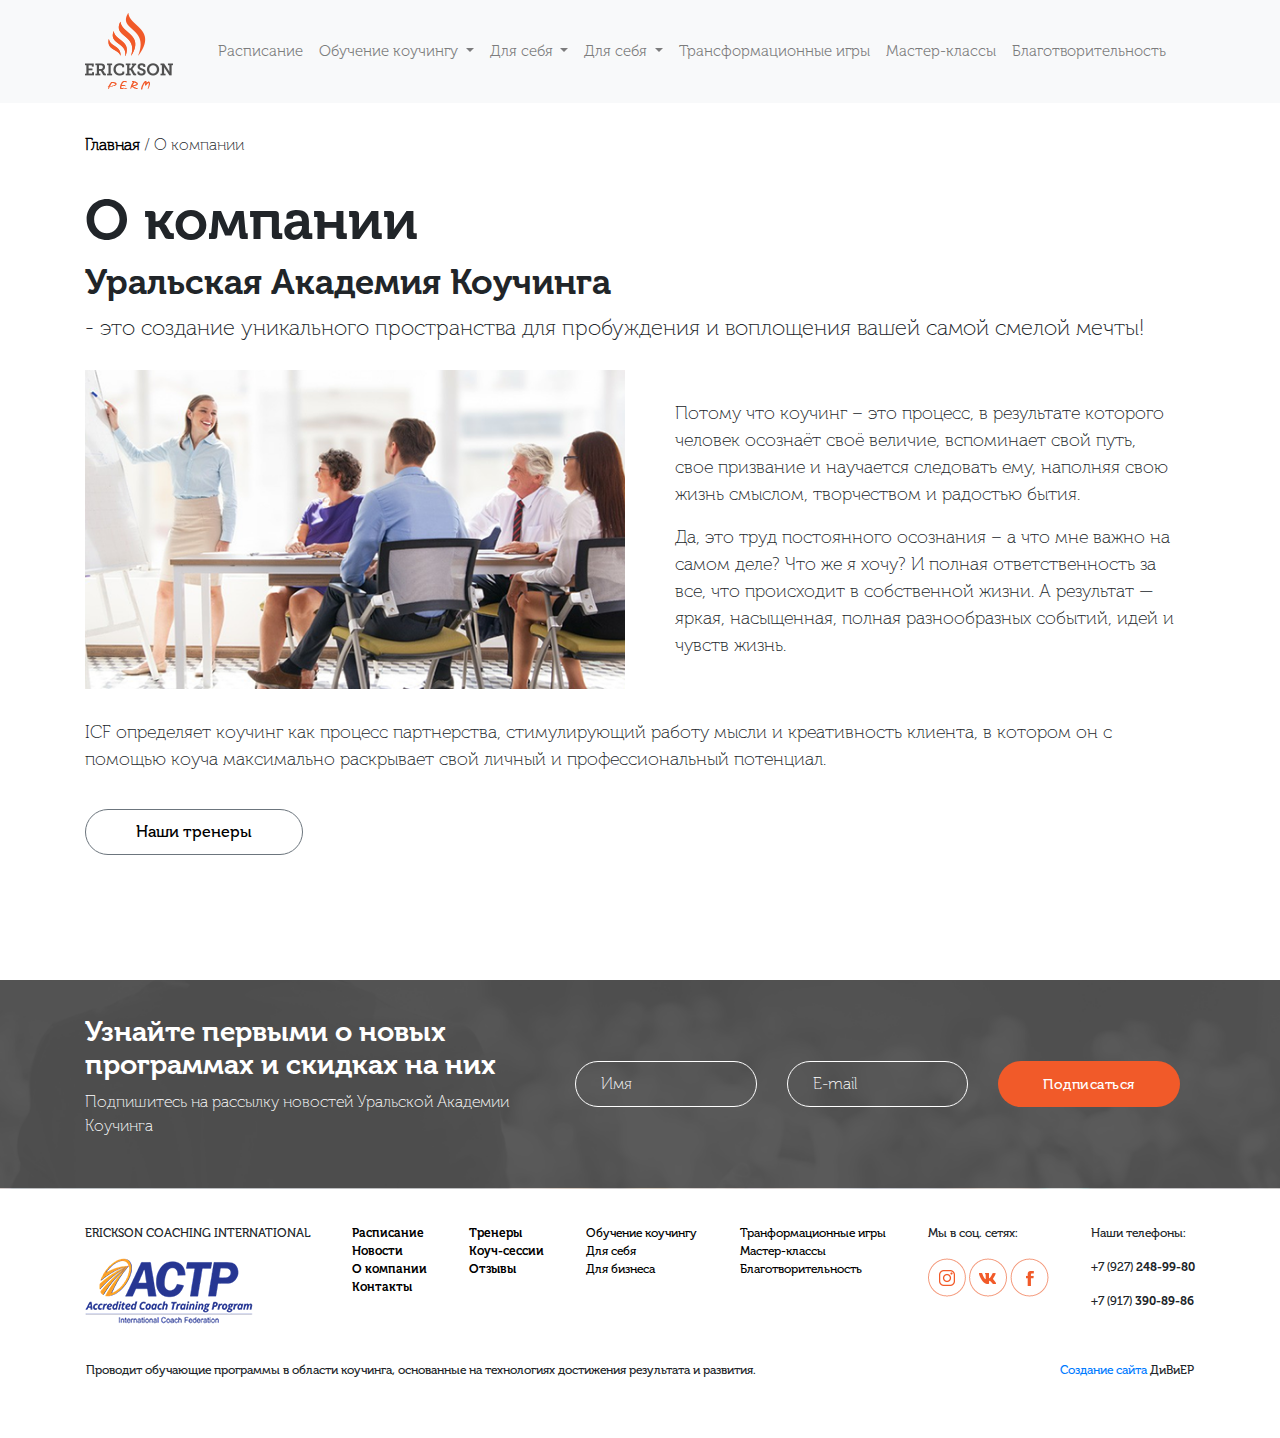
<file: about.html>
<!DOCTYPE html>
<html lang="ru">
<head>
    <meta charset="UTF-8">
    <!-- Required meta tags -->
    <meta name="viewport" content="width=device-width, initial-scale=1, shrink-to-fit=no">

    <!-- Bootstrap CSS -->
    <link rel="stylesheet" href="css/bootstrap.min.css">
    <!--    <link rel="stylesheet" href="fontawesome/css/all.css">-->
    <link rel="stylesheet" href="fontawesome/css/fontawesome.min.css">
    <link rel="stylesheet" href="css/style.css">

    <title>О компании</title>
</head>
<body>
<header>
    <nav class="navbar navbar-expand-lg navbar-light bg-light">
        <div class="container">
            <a class="navbar-brand" href="#">
                <img src="img/logo.png" alt="logo">
            </a>
            <button class="navbar-toggler" type="button" data-toggle="collapse" data-target="#navbarSupportedContent"
                    aria-controls="navbarSupportedContent" aria-expanded="false" aria-label="Toggle navigation">
                <span class="navbar-toggler-icon"></span>
            </button>

            <div class="collapse navbar-collapse" id="navbarSupportedContent">
                <ul class="navbar-nav ml-auto mr-auto">
                    <li class="nav-item">
                        <a class="nav-link" href="#">Расписание</a>
                    </li>
                    <li class="nav-item dropdown">
                        <a class="nav-link dropdown-toggle" href="#" id="navbarDropdown-lcouch" role="button"
                           data-toggle="dropdown" aria-haspopup="true" aria-expanded="false">
                            Обучение коучингу
                        </a>
                        <div class="dropdown-menu" aria-labelledby="navbarDropdown">
                            <a class="dropdown-item" href="#">О коучинге</a>
                            <a class="dropdown-item" href="#">Обучение коучингу. <br> Базовые программы</a>
                            <a class="dropdown-item" href="#">Обучение коучингу. <br> Спецкурсы</a>
                            <div class="dropdown-divider"></div>
                            <a class="dropdown-item" href="#">Something else here</a>
                        </div>
                    </li>
                    <li class="nav-item dropdown">
                        <a class="nav-link dropdown-toggle" href="#" id="navbarDropdown-fself" role="button"
                           data-toggle="dropdown" aria-haspopup="true" aria-expanded="false">
                            Для себя
                        </a>
                        <div class="dropdown-menu" aria-labelledby="navbarDropdown">
                            <a class="dropdown-item" href="#">О коучинге</a>
                            <a class="dropdown-item" href="#">Обучние коучингу. <br> Базовые программы</a>
                            <a class="dropdown-item" href="#">Обучние коучингу. <br> Спецкурсы</a>
                            <div class="dropdown-divider"></div>
                            <a class="dropdown-item" href="#">Something else here</a>
                        </div>
                    </li>
                    <li class="nav-item dropdown">
                        <a class="nav-link dropdown-toggle" href="#" id="navbarDropdown-fbusines" role="button"
                           data-toggle="dropdown" aria-haspopup="true" aria-expanded="false">
                            Для себя
                        </a>
                        <div class="dropdown-menu" aria-labelledby="navbarDropdown">
                            <a class="dropdown-item" href="#">О коучинге</a>
                            <a class="dropdown-item" href="#">Обучние коучингу. <br> Базовые программы</a>
                            <a class="dropdown-item" href="#">Обучние коучингу. <br> Спецкурсы</a>
                            <div class="dropdown-divider"></div>
                            <a class="dropdown-item" href="#">Something else here</a>
                        </div>
                    </li>
                    <li class="nav-item">
                        <a class="nav-link" href="#">Трансформационные игры</a>
                    </li>
                    <li class="nav-item">
                        <a class="nav-link" href="#">Мастер-классы</a>
                    </li>
                    <li class="nav-item">
                        <a class="nav-link" href="#">Благотворительность</a>
                    </li>
                </ul>
            </div>
        </div>
    </nav>
</header>

<section class="breadcr">
    <div class="breadcr-container container">
        <p id="breadcrumbs">
            <span>
                <span>
                    <a href="http://harmonyhere.ru/">Главная</a>
                    /
                    <span class="breadcrumb_last" aria-current="page">О компании</span>
                </span>
            </span>
        </p>
    </div>
</section>

<section class="about-page">
    <div class="container">
        <div class="section-header">
            <div class="row">
                <div class="col">
                    <h2>О компании</h2>
                </div>
            </div>
            <div class="row">
                <div class="col">
                    <h4>Уральская Академия Коучинга</h4>
                </div>
            </div>
            <div class="row">
                <div class="col">
                    <p>
                        - это создание уникального пространства для пробуждения и
                        воплощения вашей самой смелой мечты!
                    </p>
                </div>
            </div>
        </div>
        <div class="row">
            <div class="col-xs-12 col-md-6 col-lg-6">
                <img src="img/about/illustration.png" alt="illustration">
            </div>
            <div class="col-xs-12 col-md-6 col-lg-6">
                <div class="text-container">
                    <div>
                        <p>Потому что коучинг – это процесс, в результате которого
                            человек осознаёт своё величие, вспоминает свой путь, свое
                            призвание и научается следовать ему, наполняя свою жизнь
                            смыслом, творчеством и радостью бытия.</p>
                        <p>Да, это труд постоянного осознания – а что мне важно на
                            самом деле? Что же я хочу? И полная ответственность за все,
                            что происходит в собственной жизни. А результат — яркая,
                            насыщенная, полная разнообразных событий, идей и чувств
                            жизнь.</p>
                    </div>
                </div>
            </div>
        </div>
        <div class="row details">
            <div class="col">
                <p>ICF определяет коучинг как процесс партнерства, стимулирующий работу мысли и креативность клиента, в
                    котором
                    он с помощью коуча максимально раскрывает свой личный и профессиональный потенциал.</p>
            </div>
        </div>
        <div class="btn-container">
            <button class="btn btn-outline-secondary">Наши тренеры</button>
        </div>
    </div>
</section>

<section class="form-1">
    <div class="container">
        <div class="row">
            <div class="col-xs-12 col-lg-5">
                <div class="text">
                    <h3>Узнайте первыми о новых
                        программах и скидках на них</h3>
                    <p>Подпишитесь на рассылку новостей Уральской Академии Коучинга</p>
                </div>
            </div>
            <div class="col-xs-12 col-lg-7">
                <div class="inputs-section">
                    <div class="row w-100">
                        <div class="col-xs-12 col-lg-4">
                            <input type="text" placeholder="Имя"/>
                        </div>
                        <div class="col-xs-12 col-lg-4">
                            <input type="email" placeholder="E-mail"/>
                        </div>
                        <div class="col-xs-12 col-lg-4">
                            <button href="#" class="btn-orange">Подписаться</button>
                        </div>
                    </div>
                </div>
            </div>
        </div>
    </div>
</section>

<footer>
    <div class="container">
        <div class="content">
            <div class="f-row row mx-0">
                <div class="col-xs-12">
                    <div class="logo-footer">
                        <p>ERICKSON COACHING INTERNATIONAL</p>
                        <img src="img/footer/logo-footer.png">
                    </div>
                </div>
                <div class="col-xs-12">
                    <div class="list1">
                        <a href="#">Расписание</a>
                        <a href="#">Новости</a>
                        <a href="#">О компании</a>
                        <a href="#">Контакты</a>
                    </div>
                </div>
                <div class="col-xs-12">
                    <div class="list2">
                        <a href="#">Тренеры</a>
                        <a href="#">Коуч-сессии</a>
                        <a href="#">Отзывы</a>
                    </div>
                </div>
                <div class="col-xs-12">
                    <div class="list3">
                        <a href="#">Обучение коучингу</a>
                        <a href="#">Для себя</a>
                        <a href="#">Для бизнеса</a>
                    </div>
                </div>
                <div class="col-xs-12">
                    <div class="list4">
                        <a href="#">Транформационные игры</a>
                        <a href="#">Мастер-классы</a>
                        <a href="#">Благотворительность</a>
                    </div>
                </div>
                <div class="col-xs-12">
                    <div class="list5">
                        <p>Мы в соц. сетях:</p>
                        <div class="social">
                            <img src="img/footer/inst.png">
                            <img src="img/footer/vk.png">
                            <img src="img/footer/fb.png">
                        </div>
                    </div>
                </div>
                <div class="col-xs-12">
                    <div class="list6">
                        <p>Наши телефоны:</p>
                        <p>+7 (927) <span>248-99-80</span></p>
                        <p>+7 (917) <span>390-89-86</span></p>
                    </div>
                </div>

            </div>
            <div class="row px-3 justify-content-between text-center">
                <div class="col-xs-12">
                    <p class="mb-4">Проводит обучающие программы в области коучинга, основанные на технологиях
                        достижения
                        результата и
                        развития.</p>
                </div>
                <div class="col-xs-12">
                    <p><a href="#">Создание сайта</a> ДиВиЕР</p>
                </div>
            </div>
        </div>
    </div>
</footer>


<!-- Optional JavaScript -->
<!-- jQuery first, then Popper.js, then Bootstrap JS -->
<script src="https://code.jquery.com/jquery-3.5.1.slim.min.js"
        integrity="sha384-DfXdz2htPH0lsSSs5nCTpuj/zy4C+OGpamoFVy38MVBnE+IbbVYUew+OrCXaRkfj"
        crossorigin="anonymous"></script>
<script src="https://cdn.jsdelivr.net/npm/popper.js@1.16.1/dist/umd/popper.min.js"
        integrity="sha384-9/reFTGAW83EW2RDu2S0VKaIzap3H66lZH81PoYlFhbGU+6BZp6G7niu735Sk7lN"
        crossorigin="anonymous"></script>
<script src="js/bootstrap.min.js"></script>
<script src="fontawesome/js/all.js"></script>
</body>
</html>
</file>
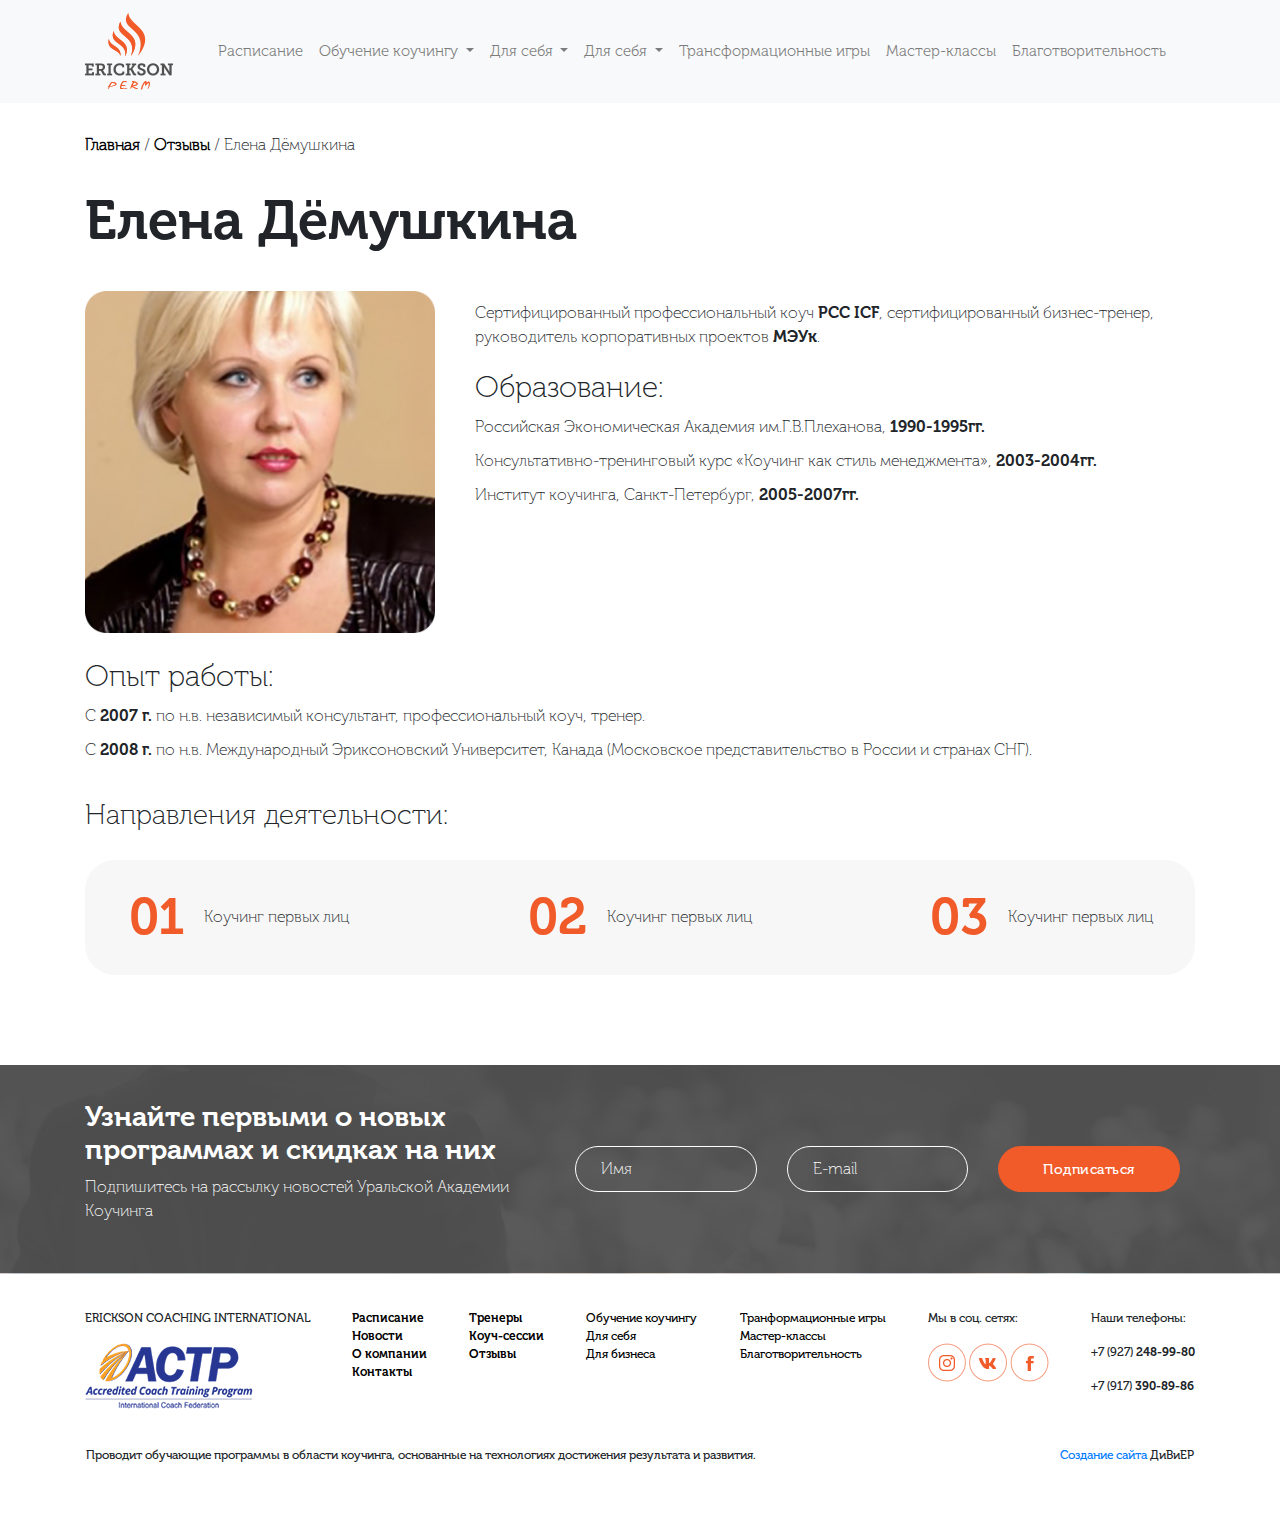
<file: coaches-detailed.html>
<!DOCTYPE html>
<html lang="ru">
<head>
    <meta charset="UTF-8">
    <!-- Required meta tags -->
    <meta name="viewport" content="width=device-width, initial-scale=1, shrink-to-fit=no">

    <!-- Bootstrap CSS -->
    <link rel="stylesheet" href="css/bootstrap.min.css">
    <!--    <link rel="stylesheet" href="fontawesome/css/all.css">-->
    <link rel="stylesheet" href="fontawesome/css/fontawesome.min.css">
    <link rel="stylesheet" href="css/style.css">

    <title>Трансформационные игры</title>
</head>
<body>
<header>
    <nav class="navbar navbar-expand-lg navbar-light bg-light">
        <div class="container">
            <a class="navbar-brand" href="#">
                <img src="img/logo.png" alt="logo">
            </a>
            <button class="navbar-toggler" type="button" data-toggle="collapse" data-target="#navbarSupportedContent"
                    aria-controls="navbarSupportedContent" aria-expanded="false" aria-label="Toggle navigation">
                <span class="navbar-toggler-icon"></span>
            </button>

            <div class="collapse navbar-collapse" id="navbarSupportedContent">
                <ul class="navbar-nav ml-auto mr-auto">
                    <li class="nav-item">
                        <a class="nav-link" href="#">Расписание</a>
                    </li>
                    <li class="nav-item dropdown">
                        <a class="nav-link dropdown-toggle" href="#" id="navbarDropdown-lcouch" role="button"
                           data-toggle="dropdown" aria-haspopup="true" aria-expanded="false">
                            Обучение коучингу
                        </a>
                        <div class="dropdown-menu" aria-labelledby="navbarDropdown">
                            <a class="dropdown-item" href="#">О коучинге</a>
                            <a class="dropdown-item" href="#">Обучение коучингу. <br> Базовые программы</a>
                            <a class="dropdown-item" href="#">Обучение коучингу. <br> Спецкурсы</a>
                            <div class="dropdown-divider"></div>
                            <a class="dropdown-item" href="#">Something else here</a>
                        </div>
                    </li>
                    <li class="nav-item dropdown">
                        <a class="nav-link dropdown-toggle" href="#" id="navbarDropdown-fself" role="button"
                           data-toggle="dropdown" aria-haspopup="true" aria-expanded="false">
                            Для себя
                        </a>
                        <div class="dropdown-menu" aria-labelledby="navbarDropdown">
                            <a class="dropdown-item" href="#">О коучинге</a>
                            <a class="dropdown-item" href="#">Обучние коучингу. <br> Базовые программы</a>
                            <a class="dropdown-item" href="#">Обучние коучингу. <br> Спецкурсы</a>
                            <div class="dropdown-divider"></div>
                            <a class="dropdown-item" href="#">Something else here</a>
                        </div>
                    </li>
                    <li class="nav-item dropdown">
                        <a class="nav-link dropdown-toggle" href="#" id="navbarDropdown-fbusines" role="button"
                           data-toggle="dropdown" aria-haspopup="true" aria-expanded="false">
                            Для себя
                        </a>
                        <div class="dropdown-menu" aria-labelledby="navbarDropdown">
                            <a class="dropdown-item" href="#">О коучинге</a>
                            <a class="dropdown-item" href="#">Обучние коучингу. <br> Базовые программы</a>
                            <a class="dropdown-item" href="#">Обучние коучингу. <br> Спецкурсы</a>
                            <div class="dropdown-divider"></div>
                            <a class="dropdown-item" href="#">Something else here</a>
                        </div>
                    </li>
                    <li class="nav-item">
                        <a class="nav-link" href="#">Трансформационные игры</a>
                    </li>
                    <li class="nav-item">
                        <a class="nav-link" href="#">Мастер-классы</a>
                    </li>
                    <li class="nav-item">
                        <a class="nav-link" href="#">Благотворительность</a>
                    </li>
                </ul>
            </div>
        </div>
    </nav>
</header>

<section class="breadcr">
    <div class="breadcr-container container">
        <p id="breadcrumbs">
            <span>
                <span>
                    <a href="http://harmonyhere.ru/">Главная</a>
                    /
                    <a href="http://harmonyhere.ru/">Отзывы</a>
                    /
                    <span class="breadcrumb_last" aria-current="page">Елена Дёмушкина</span>
                </span>
            </span>
        </p>
    </div>
</section>

<section class="coaches-detailed-page">
    <div class="container">
        <div class="page__header">
            <div class="row">
                <div class="col-xs-12 col-md-12">
                    <h2>Елена Дёмушкина</h2>
                </div>
            </div>
        </div>

        <div class="row">
            <div class="col-md-4 coach-avatar">
                <img src="img/reviews/avatar.png" alt="Photo">
            </div>
            <div class="col-md-8">
                <div class="desc">
                    <div>
                        <p>Сертифицированный профессиональный коуч <strong>PCC ICF</strong>, сертифицированный
                            бизнес-тренер, руководитель корпоративных проектов <strong>МЭУк</strong>.</p>
                        <div class="education">
                            <h3>Образование:</h3>
                            <ul>
                                <li>Российская Экономическая Академия им.Г.В.Плеханова, <strong>1990-1995гг.</strong></li>
                                <li>Консультативно-тренинговый курс «Коучинг как стиль менеджмента»,
                                    <strong>2003-2004гг.</strong>
                                </li>
                                <li>Институт коучинга, Санкт-Петербург, <strong>2005-2007гг.</strong></li>
                            </ul>
                        </div>
                    </div>
                </div>
            </div>
        </div>
        <div class="row">
            <div class="col experience">
                <h3>Опыт работы:</h3>
                <ul>
                    <li>С <strong>2007 г.</strong> по н.в. независимый консультант, профессиональный коуч, тренер.</li>
                    <li>С <strong>2008 г.</strong> по н.в. Международный Эриксоновский Университет, Канада (Московское представительство
                        в России и
                        странах СНГ).
                    </li>
                </ul>
            </div>
        </div>
        <div class="row">
            <div class="col-12 directions">
                <h3>Направления деятельности:</h3>
            </div>
            <div class="col-12">
                <div class="directions__wrapper">
                    <div class="col-xs-12 col-md-3 direction-num"><span>01</span> Коучинг первых лиц</div>
                    <div class="col-xs-12 col-md-3 direction-num"><span>02</span> Коучинг первых лиц</div>
                    <div class="col-xs-12 col-md-3 direction-num"><span>03</span> Коучинг первых лиц</div>
                </div>
            </div>
        </div>
    </div>
</section>


<section class="form-1">
    <div class="container">
        <div class="row">
            <div class="col-xs-12 col-lg-5">
                <div class="text">
                    <h3>Узнайте первыми о новых
                        программах и скидках на них</h3>
                    <p>Подпишитесь на рассылку новостей Уральской Академии Коучинга</p>
                </div>
            </div>
            <div class="col-xs-12 col-lg-7">
                <div class="inputs-section">
                    <div class="row w-100">
                        <div class="col-xs-12 col-lg-4">
                            <input type="text" placeholder="Имя"/>
                        </div>
                        <div class="col-xs-12 col-lg-4">
                            <input type="email" placeholder="E-mail"/>
                        </div>
                        <div class="col-xs-12 col-lg-4">
                            <button href="#" class="btn-orange">Подписаться</button>
                        </div>
                    </div>
                </div>
            </div>
        </div>
    </div>
</section>

<footer>
    <div class="container">
        <div class="content">
            <div class="f-row row mx-0">
                <div class="col-xs-12">
                    <div class="logo-footer">
                        <p>ERICKSON COACHING INTERNATIONAL</p>
                        <img src="img/footer/logo-footer.png">
                    </div>
                </div>
                <div class="col-xs-12">
                    <div class="list1">
                        <a href="#">Расписание</a>
                        <a href="#">Новости</a>
                        <a href="#">О компании</a>
                        <a href="#">Контакты</a>
                    </div>
                </div>
                <div class="col-xs-12">
                    <div class="list2">
                        <a href="#">Тренеры</a>
                        <a href="#">Коуч-сессии</a>
                        <a href="#">Отзывы</a>
                    </div>
                </div>
                <div class="col-xs-12">
                    <div class="list3">
                        <a href="#">Обучение коучингу</a>
                        <a href="#">Для себя</a>
                        <a href="#">Для бизнеса</a>
                    </div>
                </div>
                <div class="col-xs-12">
                    <div class="list4">
                        <a href="#">Транформационные игры</a>
                        <a href="#">Мастер-классы</a>
                        <a href="#">Благотворительность</a>
                    </div>
                </div>
                <div class="col-xs-12">
                    <div class="list5">
                        <p>Мы в соц. сетях:</p>
                        <div class="social">
                            <img src="img/footer/inst.png">
                            <img src="img/footer/vk.png">
                            <img src="img/footer/fb.png">
                        </div>
                    </div>
                </div>
                <div class="col-xs-12">
                    <div class="list6">
                        <p>Наши телефоны:</p>
                        <p>+7 (927) <span>248-99-80</span></p>
                        <p>+7 (917) <span>390-89-86</span></p>
                    </div>
                </div>

            </div>
            <div class="row px-3 justify-content-between text-center">
                <div class="col-xs-12">
                    <p class="mb-4">Проводит обучающие программы в области коучинга, основанные на технологиях
                        достижения
                        результата и
                        развития.</p>
                </div>
                <div class="col-xs-12">
                    <p><a href="#">Создание сайта</a> ДиВиЕР</p>
                </div>
            </div>
        </div>
    </div>
</footer>


<!-- Optional JavaScript -->
<!-- jQuery first, then Popper.js, then Bootstrap JS -->
<script src="https://code.jquery.com/jquery-3.5.1.slim.min.js"
        integrity="sha384-DfXdz2htPH0lsSSs5nCTpuj/zy4C+OGpamoFVy38MVBnE+IbbVYUew+OrCXaRkfj"
        crossorigin="anonymous"></script>
<script src="https://cdn.jsdelivr.net/npm/popper.js@1.16.1/dist/umd/popper.min.js"
        integrity="sha384-9/reFTGAW83EW2RDu2S0VKaIzap3H66lZH81PoYlFhbGU+6BZp6G7niu735Sk7lN"
        crossorigin="anonymous"></script>
<script src="js/bootstrap.min.js"></script>
<script src="fontawesome/js/all.js"></script>
</body>
</html>
</file>
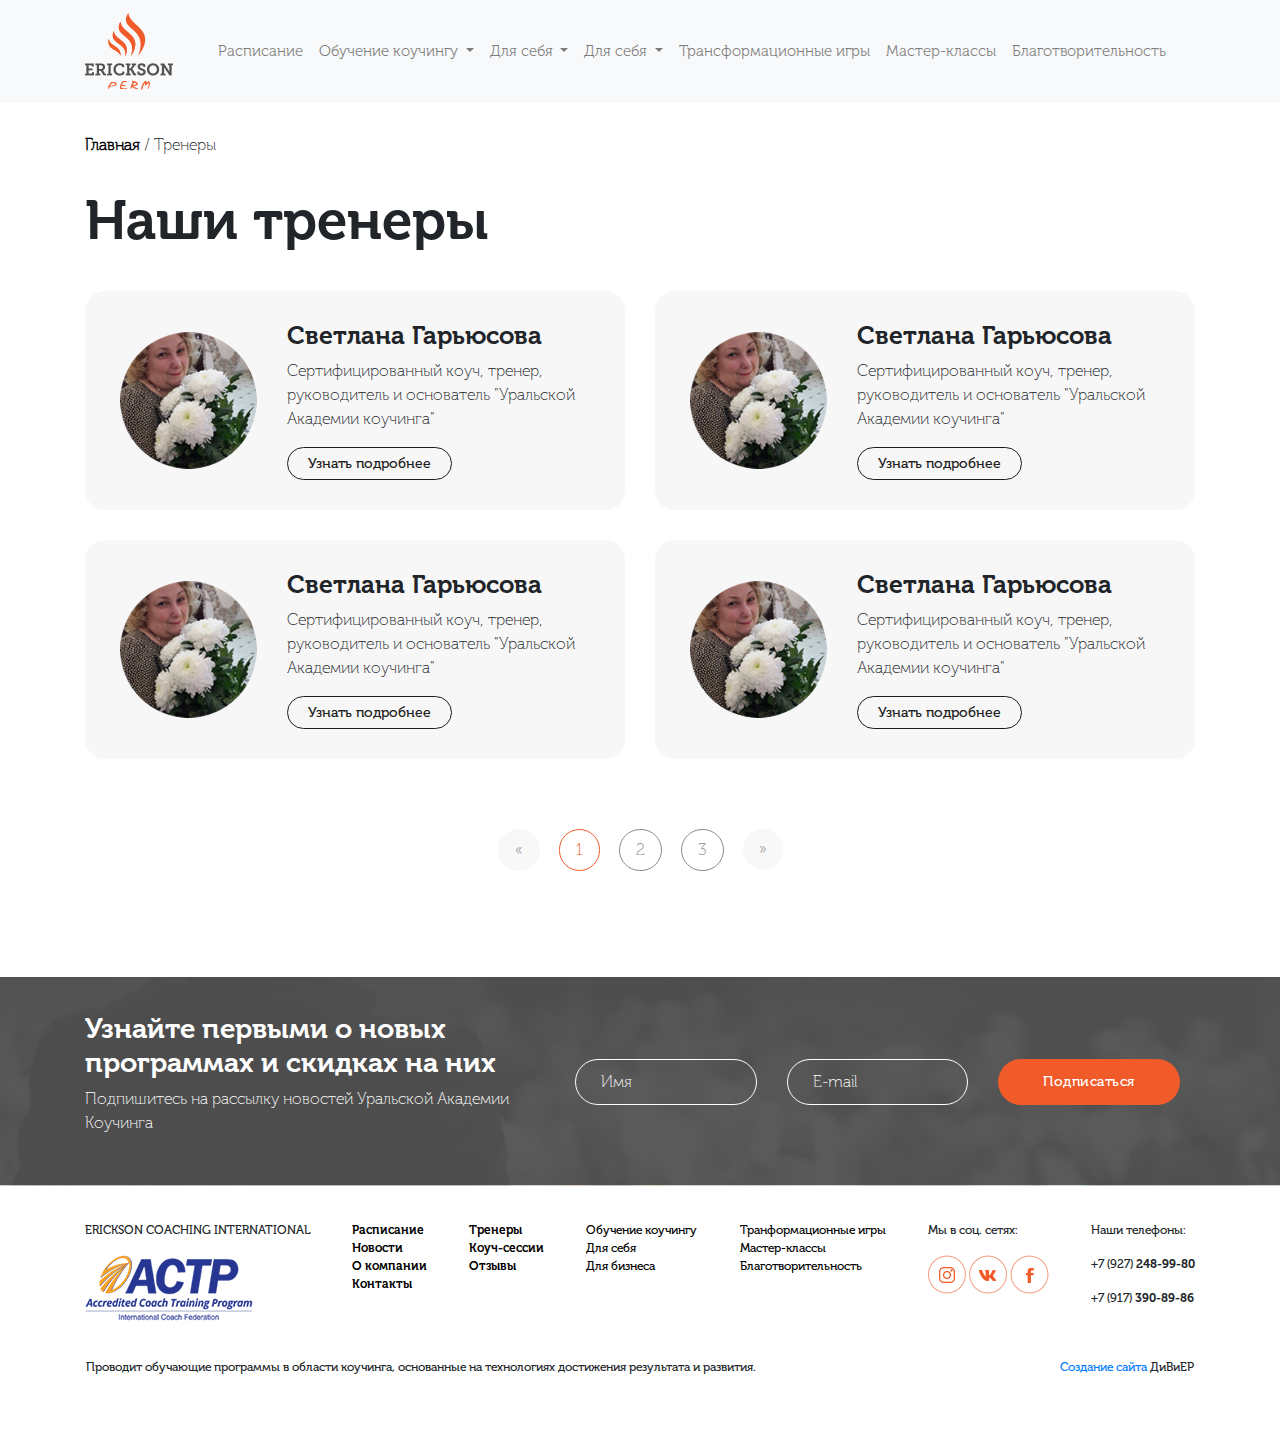
<file: coaches.html>
<!DOCTYPE html>
<html lang="ru">
<head>
    <meta charset="UTF-8">
    <!-- Required meta tags -->
    <meta name="viewport" content="width=device-width, initial-scale=1, shrink-to-fit=no">

    <!-- Bootstrap CSS -->
    <link rel="stylesheet" href="css/bootstrap.min.css">
    <!--    <link rel="stylesheet" href="fontawesome/css/all.css">-->
    <link rel="stylesheet" href="fontawesome/css/fontawesome.min.css">
    <link rel="stylesheet" href="css/style.css">

    <title>Трансформационные игры</title>
</head>
<body>
<header>
    <nav class="navbar navbar-expand-lg navbar-light bg-light">
        <div class="container">
            <a class="navbar-brand" href="#">
                <img src="img/logo.png" alt="logo">
            </a>
            <button class="navbar-toggler" type="button" data-toggle="collapse" data-target="#navbarSupportedContent"
                    aria-controls="navbarSupportedContent" aria-expanded="false" aria-label="Toggle navigation">
                <span class="navbar-toggler-icon"></span>
            </button>

            <div class="collapse navbar-collapse" id="navbarSupportedContent">
                <ul class="navbar-nav ml-auto mr-auto">
                    <li class="nav-item">
                        <a class="nav-link" href="#">Расписание</a>
                    </li>
                    <li class="nav-item dropdown">
                        <a class="nav-link dropdown-toggle" href="#" id="navbarDropdown-lcouch" role="button"
                           data-toggle="dropdown" aria-haspopup="true" aria-expanded="false">
                            Обучение коучингу
                        </a>
                        <div class="dropdown-menu" aria-labelledby="navbarDropdown">
                            <a class="dropdown-item" href="#">О коучинге</a>
                            <a class="dropdown-item" href="#">Обучение коучингу. <br> Базовые программы</a>
                            <a class="dropdown-item" href="#">Обучение коучингу. <br> Спецкурсы</a>
                            <div class="dropdown-divider"></div>
                            <a class="dropdown-item" href="#">Something else here</a>
                        </div>
                    </li>
                    <li class="nav-item dropdown">
                        <a class="nav-link dropdown-toggle" href="#" id="navbarDropdown-fself" role="button"
                           data-toggle="dropdown" aria-haspopup="true" aria-expanded="false">
                            Для себя
                        </a>
                        <div class="dropdown-menu" aria-labelledby="navbarDropdown">
                            <a class="dropdown-item" href="#">О коучинге</a>
                            <a class="dropdown-item" href="#">Обучние коучингу. <br> Базовые программы</a>
                            <a class="dropdown-item" href="#">Обучние коучингу. <br> Спецкурсы</a>
                            <div class="dropdown-divider"></div>
                            <a class="dropdown-item" href="#">Something else here</a>
                        </div>
                    </li>
                    <li class="nav-item dropdown">
                        <a class="nav-link dropdown-toggle" href="#" id="navbarDropdown-fbusines" role="button"
                           data-toggle="dropdown" aria-haspopup="true" aria-expanded="false">
                            Для себя
                        </a>
                        <div class="dropdown-menu" aria-labelledby="navbarDropdown">
                            <a class="dropdown-item" href="#">О коучинге</a>
                            <a class="dropdown-item" href="#">Обучние коучингу. <br> Базовые программы</a>
                            <a class="dropdown-item" href="#">Обучние коучингу. <br> Спецкурсы</a>
                            <div class="dropdown-divider"></div>
                            <a class="dropdown-item" href="#">Something else here</a>
                        </div>
                    </li>
                    <li class="nav-item">
                        <a class="nav-link" href="#">Трансформационные игры</a>
                    </li>
                    <li class="nav-item">
                        <a class="nav-link" href="#">Мастер-классы</a>
                    </li>
                    <li class="nav-item">
                        <a class="nav-link" href="#">Благотворительность</a>
                    </li>
                </ul>
            </div>
        </div>
    </nav>
</header>

<section class="breadcr">
    <div class="breadcr-container container">
        <p id="breadcrumbs">
            <span>
                <span>
                    <a href="http://harmonyhere.ru/">Главная</a>
                    /
                    <span class="breadcrumb_last" aria-current="page">Тренеры</span>
                </span>
            </span>
        </p>
    </div>
</section>

<section class="coaches-page">
    <div class="container">
        <div class="page__header">
            <div class="row">
                <div class="col-xs-12 col-md-12">
                    <h2>Наши тренеры</h2>
                </div>
            </div>
        </div>

        <div class="coaches-block">
            <div class="row">
                <div class="col-xs-12 col-md-6">
                    <div class="single-coach">
                        <div class="row single-coach-container">
                            <div class="col-xs-12 col-md-4 coach-avatar">
                                <img src="img/coaches/coach-avatar.png" alt="Photo">
                            </div>
                            <div class="col-xs-12 col-md-8 coach-details">
                                <h5>Светлана Гарьюсова</h5>
                                <p>Сертифицированный коуч, тренер,
                                    руководитель и основатель "Уральской
                                    Академии коучинга"</p>
                                <button class="btn-primary">Узнать подробнее</button>
                            </div>
                        </div>
                    </div>
                </div>
                <div class="col-xs-12 col-md-6">
                    <div class="single-coach">
                        <div class="row single-coach-container">
                            <div class="col-xs-12 col-md-4 coach-avatar">
                                <img src="img/coaches/coach-avatar.png" alt="Photo">
                            </div>
                            <div class="col-xs-12 col-md-8 coach-details">
                                <h5>Светлана Гарьюсова</h5>
                                <p>Сертифицированный коуч, тренер,
                                    руководитель и основатель "Уральской
                                    Академии коучинга"</p>
                                <button class="btn-primary">Узнать подробнее</button>
                            </div>
                        </div>
                    </div>
                </div>
                <div class="col-xs-12 col-md-6">
                    <div class="single-coach">
                        <div class="row single-coach-container">
                            <div class="col-xs-12 col-md-4 coach-avatar">
                                <img src="img/coaches/coach-avatar.png" alt="Photo">
                            </div>
                            <div class="col-xs-12 col-md-8 coach-details">
                                <h5>Светлана Гарьюсова</h5>
                                <p>Сертифицированный коуч, тренер,
                                    руководитель и основатель "Уральской
                                    Академии коучинга"</p>
                                <button class="btn-primary">Узнать подробнее</button>
                            </div>
                        </div>
                    </div>
                </div>
                <div class="col-xs-12 col-md-6">
                    <div class="single-coach">
                        <div class="row single-coach-container">
                            <div class="col-xs-12 col-md-4 coach-avatar">
                                <img src="img/coaches/coach-avatar.png" alt="Photo">
                            </div>
                            <div class="col-xs-12 col-md-8 coach-details">
                                <h5>Светлана Гарьюсова</h5>
                                <p>Сертифицированный коуч, тренер,
                                    руководитель и основатель "Уральской
                                    Академии коучинга"</p>
                                <button class="btn-primary">Узнать подробнее</button>
                            </div>
                        </div>
                    </div>
                </div>
            </div>
        </div>
        <div class="pagination-block">
            <nav aria-label="Page navigation example">
                <ul class="pagination">
                    <li class="page-item disabled prev-btn">
                        <a class="page-link" href="#" aria-label="Previous"
                           style="border-color: #f8f8f8; background-color: #f8f8f8;">
                            <span aria-hidden="true">&laquo;</span>
                            <span class="sr-only">Previous</span>
                        </a>
                    </li>
                    <li class="page-item active"><a class="page-link" href="#">1</a></li>
                    <li class="page-item"><a class="page-link" href="#">2</a></li>
                    <li class="page-item"><a class="page-link" href="#">3</a></li>
                    <li class="page-item next-btn">
                        <a class="page-link" href="#" aria-label="Next" style="border: 0; background-color: #f8f8f8;">
                            <span aria-hidden="true">&raquo;</span>
                            <span class="sr-only">Next</span>
                        </a>
                    </li>
                </ul>
            </nav
        </div>
    </div>
</section>


<section class="form-1">
    <div class="container">
        <div class="row">
            <div class="col-xs-12 col-lg-5">
                <div class="text">
                    <h3>Узнайте первыми о новых
                        программах и скидках на них</h3>
                    <p>Подпишитесь на рассылку новостей Уральской Академии Коучинга</p>
                </div>
            </div>
            <div class="col-xs-12 col-lg-7">
                <div class="inputs-section">
                    <div class="row w-100">
                        <div class="col-xs-12 col-lg-4">
                            <input type="text" placeholder="Имя"/>
                        </div>
                        <div class="col-xs-12 col-lg-4">
                            <input type="email" placeholder="E-mail"/>
                        </div>
                        <div class="col-xs-12 col-lg-4">
                            <button href="#" class="btn-orange">Подписаться</button>
                        </div>
                    </div>
                </div>
            </div>
        </div>
    </div>
</section>

<footer>
    <div class="container">
        <div class="content">
            <div class="f-row row mx-0">
                <div class="col-xs-12">
                    <div class="logo-footer">
                        <p>ERICKSON COACHING INTERNATIONAL</p>
                        <img src="img/footer/logo-footer.png">
                    </div>
                </div>
                <div class="col-xs-12">
                    <div class="list1">
                        <a href="#">Расписание</a>
                        <a href="#">Новости</a>
                        <a href="#">О компании</a>
                        <a href="#">Контакты</a>
                    </div>
                </div>
                <div class="col-xs-12">
                    <div class="list2">
                        <a href="#">Тренеры</a>
                        <a href="#">Коуч-сессии</a>
                        <a href="#">Отзывы</a>
                    </div>
                </div>
                <div class="col-xs-12">
                    <div class="list3">
                        <a href="#">Обучение коучингу</a>
                        <a href="#">Для себя</a>
                        <a href="#">Для бизнеса</a>
                    </div>
                </div>
                <div class="col-xs-12">
                    <div class="list4">
                        <a href="#">Транформационные игры</a>
                        <a href="#">Мастер-классы</a>
                        <a href="#">Благотворительность</a>
                    </div>
                </div>
                <div class="col-xs-12">
                    <div class="list5">
                        <p>Мы в соц. сетях:</p>
                        <div class="social">
                            <img src="img/footer/inst.png">
                            <img src="img/footer/vk.png">
                            <img src="img/footer/fb.png">
                        </div>
                    </div>
                </div>
                <div class="col-xs-12">
                    <div class="list6">
                        <p>Наши телефоны:</p>
                        <p>+7 (927) <span>248-99-80</span></p>
                        <p>+7 (917) <span>390-89-86</span></p>
                    </div>
                </div>

            </div>
            <div class="row px-3 justify-content-between text-center">
                <div class="col-xs-12">
                    <p class="mb-4">Проводит обучающие программы в области коучинга, основанные на технологиях
                        достижения
                        результата и
                        развития.</p>
                </div>
                <div class="col-xs-12">
                    <p><a href="#">Создание сайта</a> ДиВиЕР</p>
                </div>
            </div>
        </div>
    </div>
</footer>


<!-- Optional JavaScript -->
<!-- jQuery first, then Popper.js, then Bootstrap JS -->
<script src="https://code.jquery.com/jquery-3.5.1.slim.min.js"
        integrity="sha384-DfXdz2htPH0lsSSs5nCTpuj/zy4C+OGpamoFVy38MVBnE+IbbVYUew+OrCXaRkfj"
        crossorigin="anonymous"></script>
<script src="https://cdn.jsdelivr.net/npm/popper.js@1.16.1/dist/umd/popper.min.js"
        integrity="sha384-9/reFTGAW83EW2RDu2S0VKaIzap3H66lZH81PoYlFhbGU+6BZp6G7niu735Sk7lN"
        crossorigin="anonymous"></script>
<script src="js/bootstrap.min.js"></script>
<script src="fontawesome/js/all.js"></script>
</body>
</html>
</file>
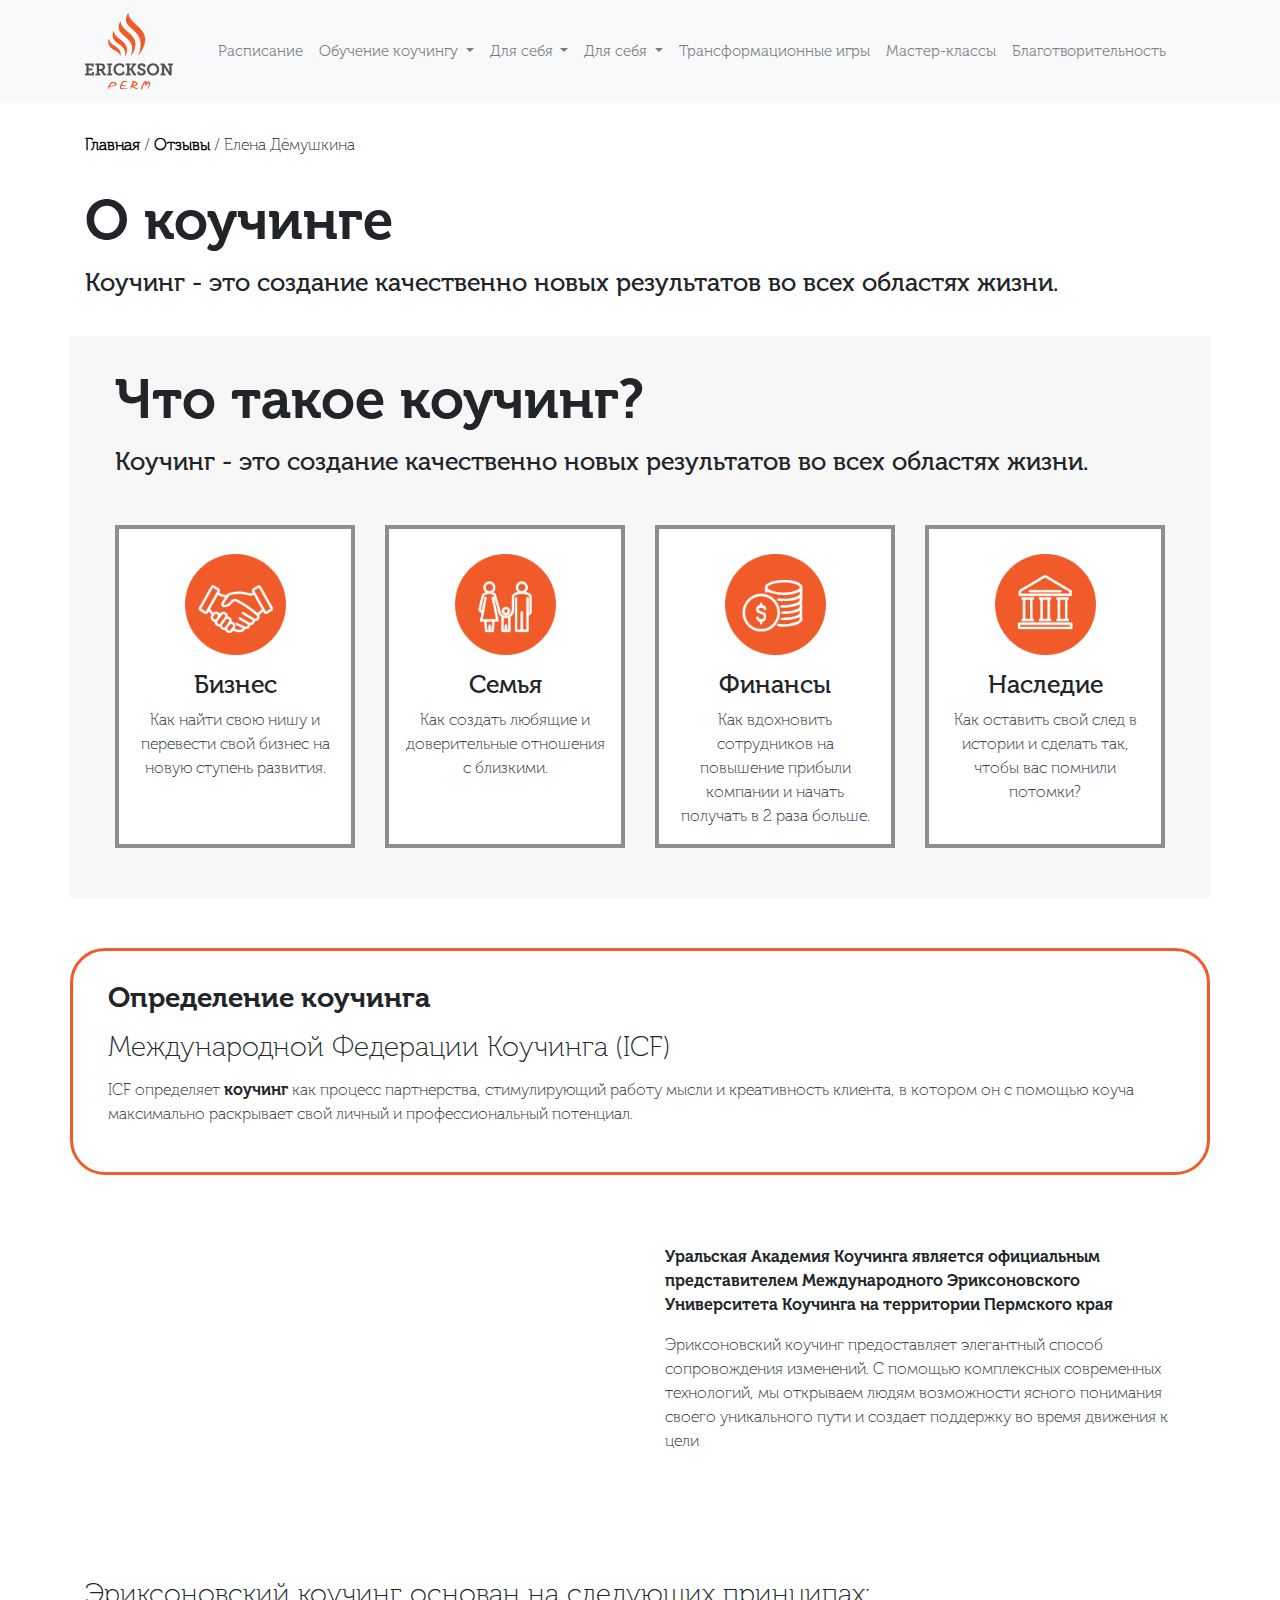
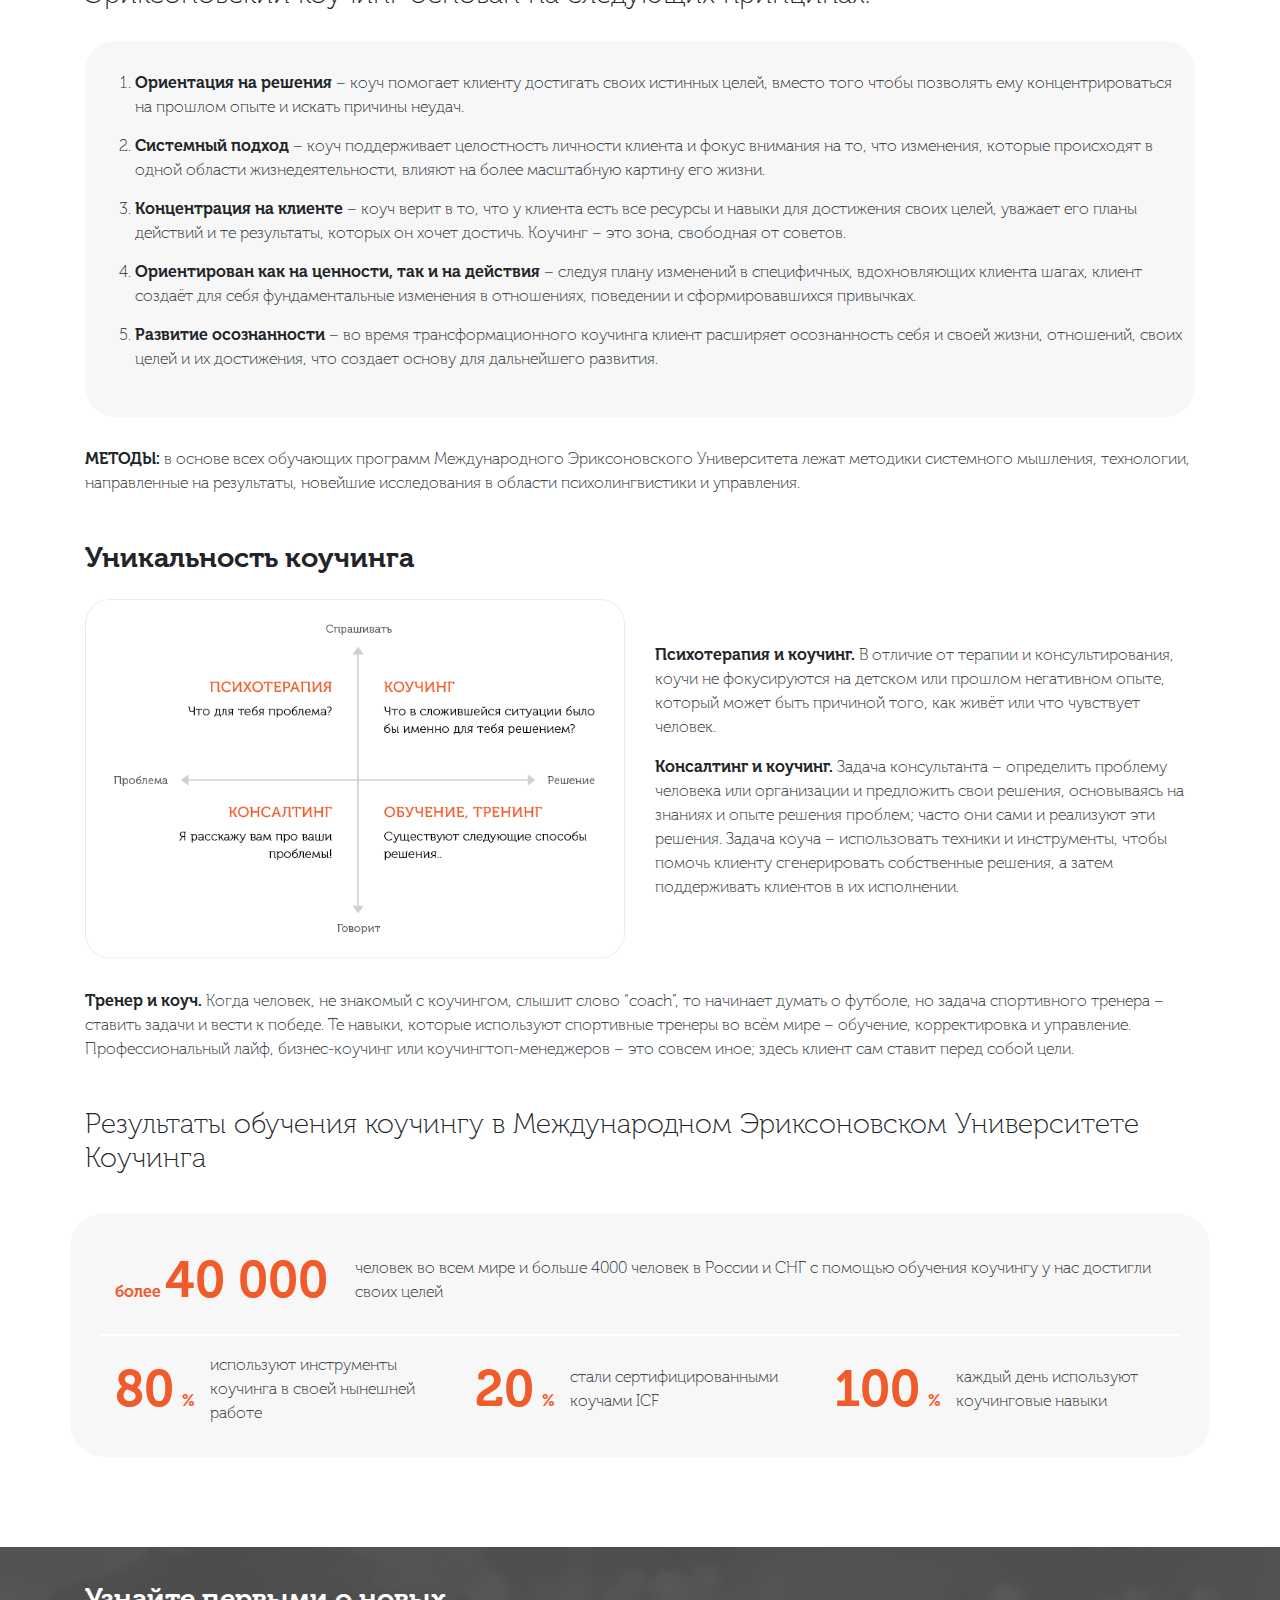
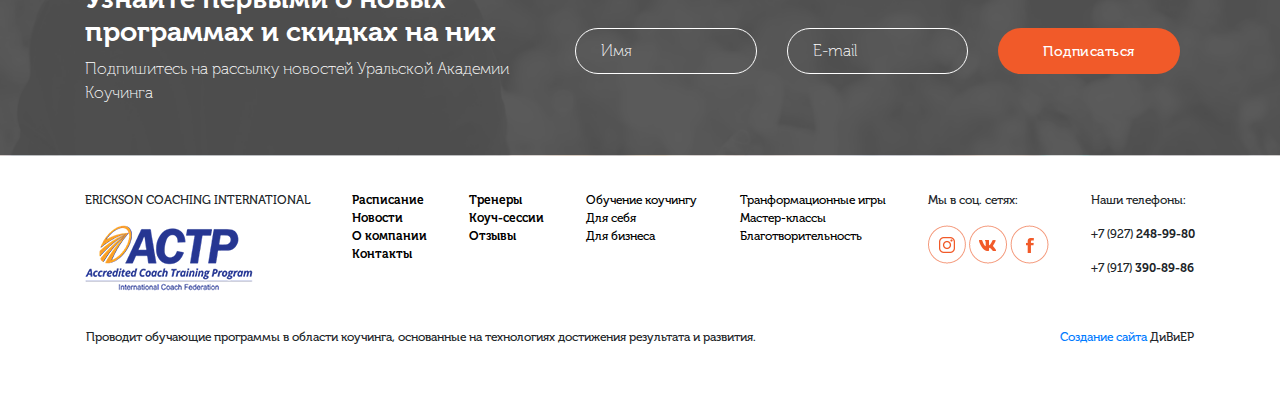
<file: coaching.html>
<!DOCTYPE html>
<html lang="ru">
<head>
    <meta charset="UTF-8">
    <!-- Required meta tags -->
    <meta name="viewport" content="width=device-width, initial-scale=1, shrink-to-fit=no">

    <!-- Bootstrap CSS -->
    <link rel="stylesheet" href="css/bootstrap.min.css">
    <!--    <link rel="stylesheet" href="fontawesome/css/all.css">-->
    <link rel="stylesheet" href="fontawesome/css/fontawesome.min.css">
    <link rel="stylesheet" href="css/style.css">

    <title>Трансформационные игры</title>
</head>
<body>
<header>
    <nav class="navbar navbar-expand-lg navbar-light bg-light">
        <div class="container">
            <a class="navbar-brand" href="#">
                <img src="img/logo.png" alt="logo">
            </a>
            <button class="navbar-toggler" type="button" data-toggle="collapse" data-target="#navbarSupportedContent"
                    aria-controls="navbarSupportedContent" aria-expanded="false" aria-label="Toggle navigation">
                <span class="navbar-toggler-icon"></span>
            </button>

            <div class="collapse navbar-collapse" id="navbarSupportedContent">
                <ul class="navbar-nav ml-auto mr-auto">
                    <li class="nav-item">
                        <a class="nav-link" href="#">Расписание</a>
                    </li>
                    <li class="nav-item dropdown">
                        <a class="nav-link dropdown-toggle" href="#" id="navbarDropdown-lcouch" role="button"
                           data-toggle="dropdown" aria-haspopup="true" aria-expanded="false">
                            Обучение коучингу
                        </a>
                        <div class="dropdown-menu" aria-labelledby="navbarDropdown">
                            <a class="dropdown-item" href="#">О коучинге</a>
                            <a class="dropdown-item" href="#">Обучение коучингу. <br> Базовые программы</a>
                            <a class="dropdown-item" href="#">Обучение коучингу. <br> Спецкурсы</a>
                            <div class="dropdown-divider"></div>
                            <a class="dropdown-item" href="#">Something else here</a>
                        </div>
                    </li>
                    <li class="nav-item dropdown">
                        <a class="nav-link dropdown-toggle" href="#" id="navbarDropdown-fself" role="button"
                           data-toggle="dropdown" aria-haspopup="true" aria-expanded="false">
                            Для себя
                        </a>
                        <div class="dropdown-menu" aria-labelledby="navbarDropdown">
                            <a class="dropdown-item" href="#">О коучинге</a>
                            <a class="dropdown-item" href="#">Обучние коучингу. <br> Базовые программы</a>
                            <a class="dropdown-item" href="#">Обучние коучингу. <br> Спецкурсы</a>
                            <div class="dropdown-divider"></div>
                            <a class="dropdown-item" href="#">Something else here</a>
                        </div>
                    </li>
                    <li class="nav-item dropdown">
                        <a class="nav-link dropdown-toggle" href="#" id="navbarDropdown-fbusines" role="button"
                           data-toggle="dropdown" aria-haspopup="true" aria-expanded="false">
                            Для себя
                        </a>
                        <div class="dropdown-menu" aria-labelledby="navbarDropdown">
                            <a class="dropdown-item" href="#">О коучинге</a>
                            <a class="dropdown-item" href="#">Обучние коучингу. <br> Базовые программы</a>
                            <a class="dropdown-item" href="#">Обучние коучингу. <br> Спецкурсы</a>
                            <div class="dropdown-divider"></div>
                            <a class="dropdown-item" href="#">Something else here</a>
                        </div>
                    </li>
                    <li class="nav-item">
                        <a class="nav-link" href="#">Трансформационные игры</a>
                    </li>
                    <li class="nav-item">
                        <a class="nav-link" href="#">Мастер-классы</a>
                    </li>
                    <li class="nav-item">
                        <a class="nav-link" href="#">Благотворительность</a>
                    </li>
                </ul>
            </div>
        </div>
    </nav>
</header>

<section class="breadcr">
    <div class="breadcr-container container">
        <p id="breadcrumbs">
            <span>
                <span>
                    <a href="http://harmonyhere.ru/">Главная</a>
                    /
                    <a href="http://harmonyhere.ru/">Отзывы</a>
                    /
                    <span class="breadcrumb_last" aria-current="page">Елена Дёмушкина</span>
                </span>
            </span>
        </p>
    </div>
</section>

<section class="coaching-page">
    <div class="container">
        <div class="coaching-page__page-header">
            <div class="row">
                <div class="col-xs-12 col-md-12">
                    <h2>О коучинге</h2>
                    <h5>Коучинг - это создание качественно новых результатов во всех областях жизни.</h5>
                </div>
            </div>
        </div>

        <div class="row coaching-page__description-header">
            <div class="col-xs-12 col-md-12">
                <div class="">
                    <h2>Что такое коучинг?</h2>
                    <h5>Коучинг - это создание качественно новых результатов во всех областях жизни.</h5>
                </div>
            </div>
            <div class="coaching-page__description-header__points-wrapper">
                <div class="col-xs-12 col-md-3 description__point-wrapper">
                    <div class="description__point">
                        <img src="img/coaching/point-logo1.png" alt="">
                        <h5>Бизнес</h5>
                        <p>Как найти свою нишу и
                            перевести свой бизнес на
                            новую ступень развития.</p>
                    </div>
                </div>
                <div class="col-xs-12 col-md-3 description__point-wrapper">
                    <div class="description__point">
                        <img src="img/coaching/point-logo2.png" alt="">
                        <h5>Семья</h5>
                        <p>Как создать любящие и
                            доверительные отношения с
                            близкими.</p>
                    </div>
                </div>
                <div class="col-xs-12 col-md-3 description__point-wrapper">
                    <div class="description__point">
                        <img src="img/coaching/point-logo3.png" alt="">
                        <h5>Финансы</h5>
                        <p>Как вдохновить сотрудников
                            на повышение прибыли
                            компании и начать получать
                            в 2 раза больше.</p>
                    </div>
                </div>
                <div class="col-xs-12 col-md-3 description__point-wrapper">
                    <div class="description__point">
                        <img src="img/coaching/point-logo4.png" alt="">
                        <h5>Наследие</h5>
                        <p>Как оставить свой след в
                            истории и сделать так, чтобы
                            вас помнили потомки?</p>
                    </div>
                </div>
            </div>
        </div>

        <div class="row">
            <div class="col-12 coaching-page__definition">
                <h3>Определение коучинга</h3>
                <h3>Международной Федерации Коучинга (ICF)</h3>
                <p>ICF определяет <strong>коучинг</strong> как процесс партнерства, стимулирующий работу мысли и
                    креативность клиента, в
                    котором он с помощью коуча максимально раскрывает свой личный и профессиональный потенциал.</p>
            </div>
        </div>

        <div class="row">
            <div class="coaching-page__about-coaching">
                <div class="col-xs-12 col-md-6">
                    <iframe width="100%" height="315" src="https://www.youtube.com/embed/ScMzIvxBSi4" frameborder="0"
                            allow="accelerometer; autoplay; clipboard-write; encrypted-media; gyroscope; picture-in-picture"
                            allowfullscreen></iframe>
                </div>
                <div class="col-xs-12 col-md-6">
                    <div class="about-coaching__text">
                        <p>
                            <strong>Уральская Академия Коучинга является
                                официальным представителем Международного
                                Эриксоновского Университета Коучинга на
                                территории Пермского края</strong>
                        </p>
                        <p>Эриксоновский коучинг предоставляет элегантный
                            способ сопровождения изменений. С помощью
                            комплексных современных технологий, мы открываем
                            людям возможности ясного понимания своего
                            уникального пути и создает поддержку во время
                            движения к цели</p>
                    </div>
                </div>
            </div>
        </div>

        <div class="row">
            <div class="col-12 coaching-page__erickson-coaching">
                <h3>Эриксоновский коучинг основан на следующих принципах:</h3>
                <div class="text-wrapper">
                    <ol>
                        <li><strong>Ориентация на решения</strong> – коуч помогает клиенту достигать своих истинных
                            целей, вместо того
                            чтобы
                            позволять ему концентрироваться на прошлом опыте и искать причины неудач.
                        </li>
                        <li><strong>Системный подход</strong> – коуч поддерживает целостность личности клиента и фокус
                            внимания на то, что
                            изменения, которые происходят в одной области жизнедеятельности, влияют на более масштабную
                            картину
                            его жизни.
                        </li>
                        <li><strong>Концентрация на клиенте</strong> – коуч верит в то, что у клиента есть все ресурсы и
                            навыки для
                            достижения
                            своих целей, уважает его планы действий и те результаты, которых он хочет достичь. Коучинг –
                            это
                            зона,
                            свободная от советов.
                        </li>
                        <li><strong>Ориентирован как на ценности, так и на действия</strong> – следуя плану изменений в
                            специфичных,
                            вдохновляющих клиента шагах, клиент создаёт для себя фундаментальные изменения в отношениях,
                            поведении и сформировавшихся привычках.
                        </li>
                        <li><strong>Развитие осознанности</strong> – во время трансформационного коучинга клиент
                            расширяет осознанность
                            себя
                            и своей жизни, отношений, своих целей и их достижения, что создает основу для дальнейшего
                            развития.
                        </li>
                    </ol>
                </div>
                <p><strong>МЕТОДЫ:</strong> в основе всех обучающих программ Международного Эриксоновского Университета
                    лежат
                    методики системного мышления, технологии, направленные на результаты, новейшие исследования в
                    области
                    психолингвистики и управления.</p>
            </div>
        </div>

        <div class="row coaching-page__uniqueness">
            <div class="col-12">
                <h3>Уникальность коучинга</h3>
            </div>
            <div class="col-xs-12 col-md-6">
                <img src="img/coaching/illustration.png" alt="illustration">
            </div>
            <div class="col-xs-12 col-md-6 text-wrapper">
                <div>
                    <p><strong>Психотерапия и коучинг.</strong> В отличие от терапии и
                        консультирования, коучи не фокусируются на
                        детском или прошлом негативном опыте,
                        который может быть причиной того, как живёт
                        или что чувствует человек.
                    </p>
                    <p><strong>Консалтинг и коучинг.</strong> Задача консультанта –
                        определить проблему человека или организации
                        и предложить свои решения, основываясь на
                        знаниях и опыте решения проблем; часто они
                        сами и реализуют эти решения. Задача коуча –
                        использовать техники и инструменты, чтобы
                        помочь клиенту сгенерировать собственные
                        решения, а затем поддерживать клиентов в их
                        исполнении.</p>
                </div>
            </div>
            <div class="col-12 additional-info">
                <p><strong>Тренер и коуч.</strong> Когда человек, не знакомый с коучингом, слышит слово “coach”, то
                    начинает думать о футболе, но задача
                    спортивного тренера – ставить задачи и вести к победе. Те навыки, которые используют спортивные
                    тренеры во всём
                    мире – обучение, корректировка и управление. Профессиональный лайф, бизнес-коучинг или
                    коучингтоп-менеджеров –
                    это совсем иное; здесь клиент сам ставит перед собой цели.</p>
            </div>
        </div>

        <div class="row">
            <div class="col-12 results__header">
                <h3>Результаты обучения коучингу в Международном
                    Эриксоновском Университете Коучинга</h3>
            </div>
            <div class="col-12 results__wrapper">
                <div class="">
                    <div class="col-xs-12 col-md-12 direction-num wide">
                        <div style="width: 25%;">
                            <span class="percent">более  </span>
                            <span class="number">40 000</span>
                        </div>
                        <div>человек во всем мире и больше
                            4000 человек в России и СНГ с помощью обучения
                            коучингу у нас достигли своих целей
                        </div>
                    </div>
                    <hr>
                    <div class="new-line">
                        <div class="col-xs-12 col-md-4 direction-num">
                            <div><span class="number">80</span><span class="percent">&nbsp;&nbsp;%</span></div>
                            <div class="text"> используют инструменты
                                коучинга в своей
                                нынешней работе
                            </div>
                        </div>
                        <div class="col-xs-12 col-md-4 direction-num">
                            <div><span class="number">20</span><span class="percent">&nbsp;&nbsp;%</span></div>
                            <div class="text"> стали
                                сертифицированными
                                коучами ICF
                            </div>
                        </div>
                        <div class="col-xs-12 col-md-4 direction-num">
                            <div><span class="number">100</span><span class="percent">&nbsp;&nbsp;%</span></div>
                            <div class="text"> каждый день
                                используют
                                коучинговые навыки
                            </div>
                        </div>
                    </div>
                </div>
            </div>
        </div>
    </div>
</section>


<section class="form-1">
    <div class="container">
        <div class="row">
            <div class="col-xs-12 col-lg-5">
                <div class="text">
                    <h3>Узнайте первыми о новых
                        программах и скидках на них</h3>
                    <p>Подпишитесь на рассылку новостей Уральской Академии Коучинга</p>
                </div>
            </div>
            <div class="col-xs-12 col-lg-7">
                <div class="inputs-section">
                    <div class="row w-100">
                        <div class="col-xs-12 col-lg-4">
                            <input type="text" placeholder="Имя"/>
                        </div>
                        <div class="col-xs-12 col-lg-4">
                            <input type="email" placeholder="E-mail"/>
                        </div>
                        <div class="col-xs-12 col-lg-4">
                            <button href="#" class="btn-orange">Подписаться</button>
                        </div>
                    </div>
                </div>
            </div>
        </div>
    </div>
</section>

<footer>
    <div class="container">
        <div class="content">
            <div class="f-row row mx-0">
                <div class="col-xs-12">
                    <div class="logo-footer">
                        <p>ERICKSON COACHING INTERNATIONAL</p>
                        <img src="img/footer/logo-footer.png">
                    </div>
                </div>
                <div class="col-xs-12">
                    <div class="list1">
                        <a href="#">Расписание</a>
                        <a href="#">Новости</a>
                        <a href="#">О компании</a>
                        <a href="#">Контакты</a>
                    </div>
                </div>
                <div class="col-xs-12">
                    <div class="list2">
                        <a href="#">Тренеры</a>
                        <a href="#">Коуч-сессии</a>
                        <a href="#">Отзывы</a>
                    </div>
                </div>
                <div class="col-xs-12">
                    <div class="list3">
                        <a href="#">Обучение коучингу</a>
                        <a href="#">Для себя</a>
                        <a href="#">Для бизнеса</a>
                    </div>
                </div>
                <div class="col-xs-12">
                    <div class="list4">
                        <a href="#">Транформационные игры</a>
                        <a href="#">Мастер-классы</a>
                        <a href="#">Благотворительность</a>
                    </div>
                </div>
                <div class="col-xs-12">
                    <div class="list5">
                        <p>Мы в соц. сетях:</p>
                        <div class="social">
                            <img src="img/footer/inst.png">
                            <img src="img/footer/vk.png">
                            <img src="img/footer/fb.png">
                        </div>
                    </div>
                </div>
                <div class="col-xs-12">
                    <div class="list6">
                        <p>Наши телефоны:</p>
                        <p>+7 (927) <span>248-99-80</span></p>
                        <p>+7 (917) <span>390-89-86</span></p>
                    </div>
                </div>

            </div>
            <div class="row px-3 justify-content-between text-center">
                <div class="col-xs-12">
                    <p class="mb-4">Проводит обучающие программы в области коучинга, основанные на технологиях
                        достижения
                        результата и
                        развития.</p>
                </div>
                <div class="col-xs-12">
                    <p><a href="#">Создание сайта</a> ДиВиЕР</p>
                </div>
            </div>
        </div>
    </div>
</footer>


<!-- Optional JavaScript -->
<!-- jQuery first, then Popper.js, then Bootstrap JS -->
<script src="https://code.jquery.com/jquery-3.5.1.slim.min.js"
        integrity="sha384-DfXdz2htPH0lsSSs5nCTpuj/zy4C+OGpamoFVy38MVBnE+IbbVYUew+OrCXaRkfj"
        crossorigin="anonymous"></script>
<script src="https://cdn.jsdelivr.net/npm/popper.js@1.16.1/dist/umd/popper.min.js"
        integrity="sha384-9/reFTGAW83EW2RDu2S0VKaIzap3H66lZH81PoYlFhbGU+6BZp6G7niu735Sk7lN"
        crossorigin="anonymous"></script>
<script src="js/bootstrap.min.js"></script>
<script src="fontawesome/js/all.js"></script>
</body>
</html>
</file>
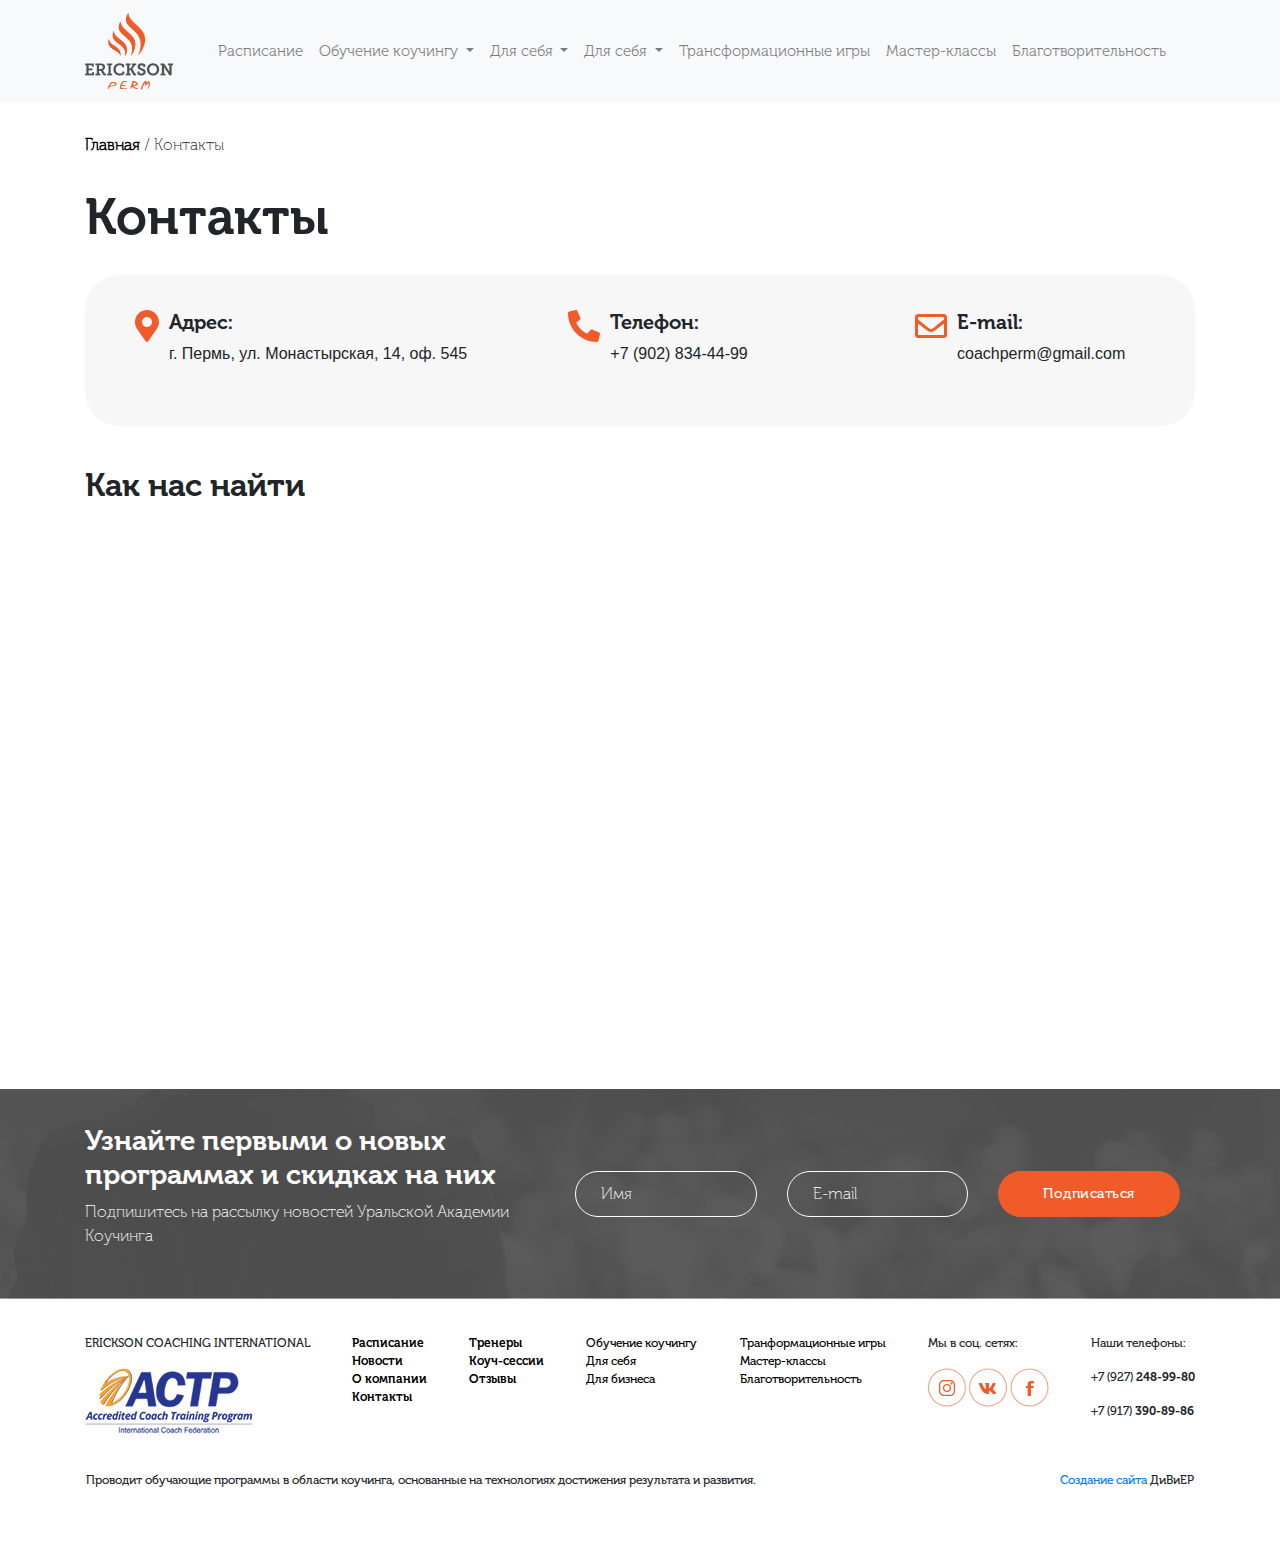
<file: contacts.html>
<!DOCTYPE html>
<html lang="ru">
<head>
    <meta charset="UTF-8">
    <!-- Required meta tags -->
    <meta name="viewport" content="width=device-width, initial-scale=1, shrink-to-fit=no">

    <!-- Bootstrap CSS -->
    <link rel="stylesheet" href="css/bootstrap.min.css">
    <!--    <link rel="stylesheet" href="fontawesome/css/all.css">-->
    <link rel="stylesheet" href="fontawesome/css/fontawesome.min.css">
    <link rel="stylesheet" href="css/style.css">

    <title>Контакты</title>
</head>
<body>
<header>
    <nav class="navbar navbar-expand-lg navbar-light bg-light">
        <div class="container">
            <a class="navbar-brand" href="#">
                <img src="img/logo.png" alt="logo">
            </a>
            <button class="navbar-toggler" type="button" data-toggle="collapse" data-target="#navbarSupportedContent"
                    aria-controls="navbarSupportedContent" aria-expanded="false" aria-label="Toggle navigation">
                <span class="navbar-toggler-icon"></span>
            </button>

            <div class="collapse navbar-collapse" id="navbarSupportedContent">
                <ul class="navbar-nav ml-auto mr-auto">
                    <li class="nav-item">
                        <a class="nav-link" href="#">Расписание</a>
                    </li>
                    <li class="nav-item dropdown">
                        <a class="nav-link dropdown-toggle" href="#" id="navbarDropdown-lcouch" role="button"
                           data-toggle="dropdown" aria-haspopup="true" aria-expanded="false">
                            Обучение коучингу
                        </a>
                        <div class="dropdown-menu" aria-labelledby="navbarDropdown">
                            <a class="dropdown-item" href="#">О коучинге</a>
                            <a class="dropdown-item" href="#">Обучение коучингу. <br> Базовые программы</a>
                            <a class="dropdown-item" href="#">Обучение коучингу. <br> Спецкурсы</a>
                            <div class="dropdown-divider"></div>
                            <a class="dropdown-item" href="#">Something else here</a>
                        </div>
                    </li>
                    <li class="nav-item dropdown">
                        <a class="nav-link dropdown-toggle" href="#" id="navbarDropdown-fself" role="button"
                           data-toggle="dropdown" aria-haspopup="true" aria-expanded="false">
                            Для себя
                        </a>
                        <div class="dropdown-menu" aria-labelledby="navbarDropdown">
                            <a class="dropdown-item" href="#">О коучинге</a>
                            <a class="dropdown-item" href="#">Обучние коучингу. <br> Базовые программы</a>
                            <a class="dropdown-item" href="#">Обучние коучингу. <br> Спецкурсы</a>
                            <div class="dropdown-divider"></div>
                            <a class="dropdown-item" href="#">Something else here</a>
                        </div>
                    </li>
                    <li class="nav-item dropdown">
                        <a class="nav-link dropdown-toggle" href="#" id="navbarDropdown-fbusines" role="button"
                           data-toggle="dropdown" aria-haspopup="true" aria-expanded="false">
                            Для себя
                        </a>
                        <div class="dropdown-menu" aria-labelledby="navbarDropdown">
                            <a class="dropdown-item" href="#">О коучинге</a>
                            <a class="dropdown-item" href="#">Обучние коучингу. <br> Базовые программы</a>
                            <a class="dropdown-item" href="#">Обучние коучингу. <br> Спецкурсы</a>
                            <div class="dropdown-divider"></div>
                            <a class="dropdown-item" href="#">Something else here</a>
                        </div>
                    </li>
                    <li class="nav-item">
                        <a class="nav-link" href="#">Трансформационные игры</a>
                    </li>
                    <li class="nav-item">
                        <a class="nav-link" href="#">Мастер-классы</a>
                    </li>
                    <li class="nav-item">
                        <a class="nav-link" href="#">Благотворительность</a>
                    </li>
                </ul>
            </div>
        </div>
    </nav>
</header>

<section class="breadcr">
    <div class="breadcr-container container">
        <p id="breadcrumbs">
            <span>
                <span>
                    <a href="http://harmonyhere.ru/">Главная</a>
                    /
                    <span class="breadcrumb_last" aria-current="page">Контакты</span>
                </span>
            </span>
        </p>
    </div>
</section>

<section class="contacts_page">
    <div class="container">
        <div class="row">
            <div class="col">
                <h1>
                    Контакты
                </h1>
            </div>
        </div>
        <div class="fancy-wrapper">
            <div class="row">
                <div class="contact col-xs-12 col-sm-12 col-lg-5">
                    <i class="fas fa-map-marker-alt" aria-hidden="true" style="font-size: 2rem"></i>
                    <div>
                        <h5>Адрес:</h5>
                        <p>г. Пермь, ул. Монастырская, 14, оф. 545</p>
                    </div>
                </div>
                <div class="contact col-xs-12 col-sm-12 col-lg-4">
                    <i class="fas fa-phone-alt" aria-hidden="true" style="font-size: 2rem"></i>
                    <div>
                        <h5>Телефон:</h5>
                        <p>+7 (902) 834-44-99</p>
                    </div>
                </div>
                <div class="contact col-xs-12 col-sm-12 col-lg-3">
                    <i class="far fa-envelope" aria-hidden="true" style="font-size: 2rem"></i>
                    <div>
                        <h5>E-mail:</h5>
                        <p>coachperm@gmail.com</p>
                    </div>
                </div>
            </div>
        </div>
    </div>
</section>

<section class="find_us contacts_page">
    <div class="container">
        <div class="row">
            <div class="col">
                <div class="find_us__header">
                    <h2>Как нас найти</h2>
                </div>
            </div>
        </div>
        <div class="row">
            <div class="col">
                <div class="for_big_map">
                    <iframe src="https://www.google.com/maps/embed?pb=!1m18!1m12!1m3!1d1056.7021495559457!2d56.229328787326715!3d58.01485445941531!2m3!1f0!2f0!3f0!3m2!1i1024!2i768!4f13.1!3m3!1m2!1s0x43e8c7210f526a37%3A0xd296af7a754188ad!2sUlitsa%20Monastyrskaya%2C%2014%2C%20Perm%2C%20Permskiy%20kray%2C%20614045!5e0!3m2!1sen!2sru!4v1602082691633!5m2!1sen!2sru"
                            width="100%" height="450" frameborder="0" style="border-radius: 15px;" allowfullscreen=""
                            aria-hidden="false" tabindex="0"></iframe>
                </div><!--for_big_map-->
            </div>
        </div>
    </div>
</section>

<section class="form-1">
    <div class="container">
        <div class="row">
            <div class="col-xs-12 col-lg-5">
                <div class="text">
                    <h3>Узнайте первыми о новых
                        программах и скидках на них</h3>
                    <p>Подпишитесь на рассылку новостей Уральской Академии Коучинга</p>
                </div>
            </div>
            <div class="col-xs-12 col-lg-7">
                <div class="inputs-section">
                    <div class="row w-100">
                        <div class="col-xs-12 col-lg-4">
                            <input type="text" placeholder="Имя"/>
                        </div>
                        <div class="col-xs-12 col-lg-4">
                            <input type="email" placeholder="E-mail"/>
                        </div>
                        <div class="col-xs-12 col-lg-4">
                            <button href="#" class="btn-orange">Подписаться</button>
                        </div>
                    </div>
                </div>
            </div>
        </div>
    </div>
</section>

<footer>
    <div class="container">
        <div class="content">
            <div class="f-row row mx-0">
                <div class="col-xs-12">
                    <div class="logo-footer">
                        <p>ERICKSON COACHING INTERNATIONAL</p>
                        <img src="img/footer/logo-footer.png">
                    </div>
                </div>
                <div class="col-xs-12">
                    <div class="list1">
                        <a href="#">Расписание</a>
                        <a href="#">Новости</a>
                        <a href="#">О компании</a>
                        <a href="#">Контакты</a>
                    </div>
                </div>
                <div class="col-xs-12">
                    <div class="list2">
                        <a href="#">Тренеры</a>
                        <a href="#">Коуч-сессии</a>
                        <a href="#">Отзывы</a>
                    </div>
                </div>
                <div class="col-xs-12">
                    <div class="list3">
                        <a href="#">Обучение коучингу</a>
                        <a href="#">Для себя</a>
                        <a href="#">Для бизнеса</a>
                    </div>
                </div>
                <div class="col-xs-12">
                    <div class="list4">
                        <a href="#">Транформационные игры</a>
                        <a href="#">Мастер-классы</a>
                        <a href="#">Благотворительность</a>
                    </div>
                </div>
                <div class="col-xs-12">
                    <div class="list5">
                        <p>Мы в соц. сетях:</p>
                        <div class="social">
                            <img src="img/footer/inst.png">
                            <img src="img/footer/vk.png">
                            <img src="img/footer/fb.png">
                        </div>
                    </div>
                </div>
                <div class="col-xs-12">
                    <div class="list6">
                        <p>Наши телефоны:</p>
                        <p>+7 (927) <span>248-99-80</span></p>
                        <p>+7 (917) <span>390-89-86</span></p>
                    </div>
                </div>

            </div>
            <div class="row px-3 justify-content-between text-center">
                <div class="col-xs-12">
                    <p class="mb-4">Проводит обучающие программы в области коучинга, основанные на технологиях
                        достижения
                        результата и
                        развития.</p>
                </div>
                <div class="col-xs-12">
                    <p><a href="#">Создание сайта</a> ДиВиЕР</p>
                </div>
            </div>
        </div>
    </div>
</footer>


<!-- Optional JavaScript -->
<!-- jQuery first, then Popper.js, then Bootstrap JS -->
<script src="https://code.jquery.com/jquery-3.5.1.slim.min.js"
        integrity="sha384-DfXdz2htPH0lsSSs5nCTpuj/zy4C+OGpamoFVy38MVBnE+IbbVYUew+OrCXaRkfj"
        crossorigin="anonymous"></script>
<script src="https://cdn.jsdelivr.net/npm/popper.js@1.16.1/dist/umd/popper.min.js"
        integrity="sha384-9/reFTGAW83EW2RDu2S0VKaIzap3H66lZH81PoYlFhbGU+6BZp6G7niu735Sk7lN"
        crossorigin="anonymous"></script>
<script src="js/bootstrap.min.js"></script>
<script src="fontawesome/js/all.js"></script>
</body>
</html>
</file>
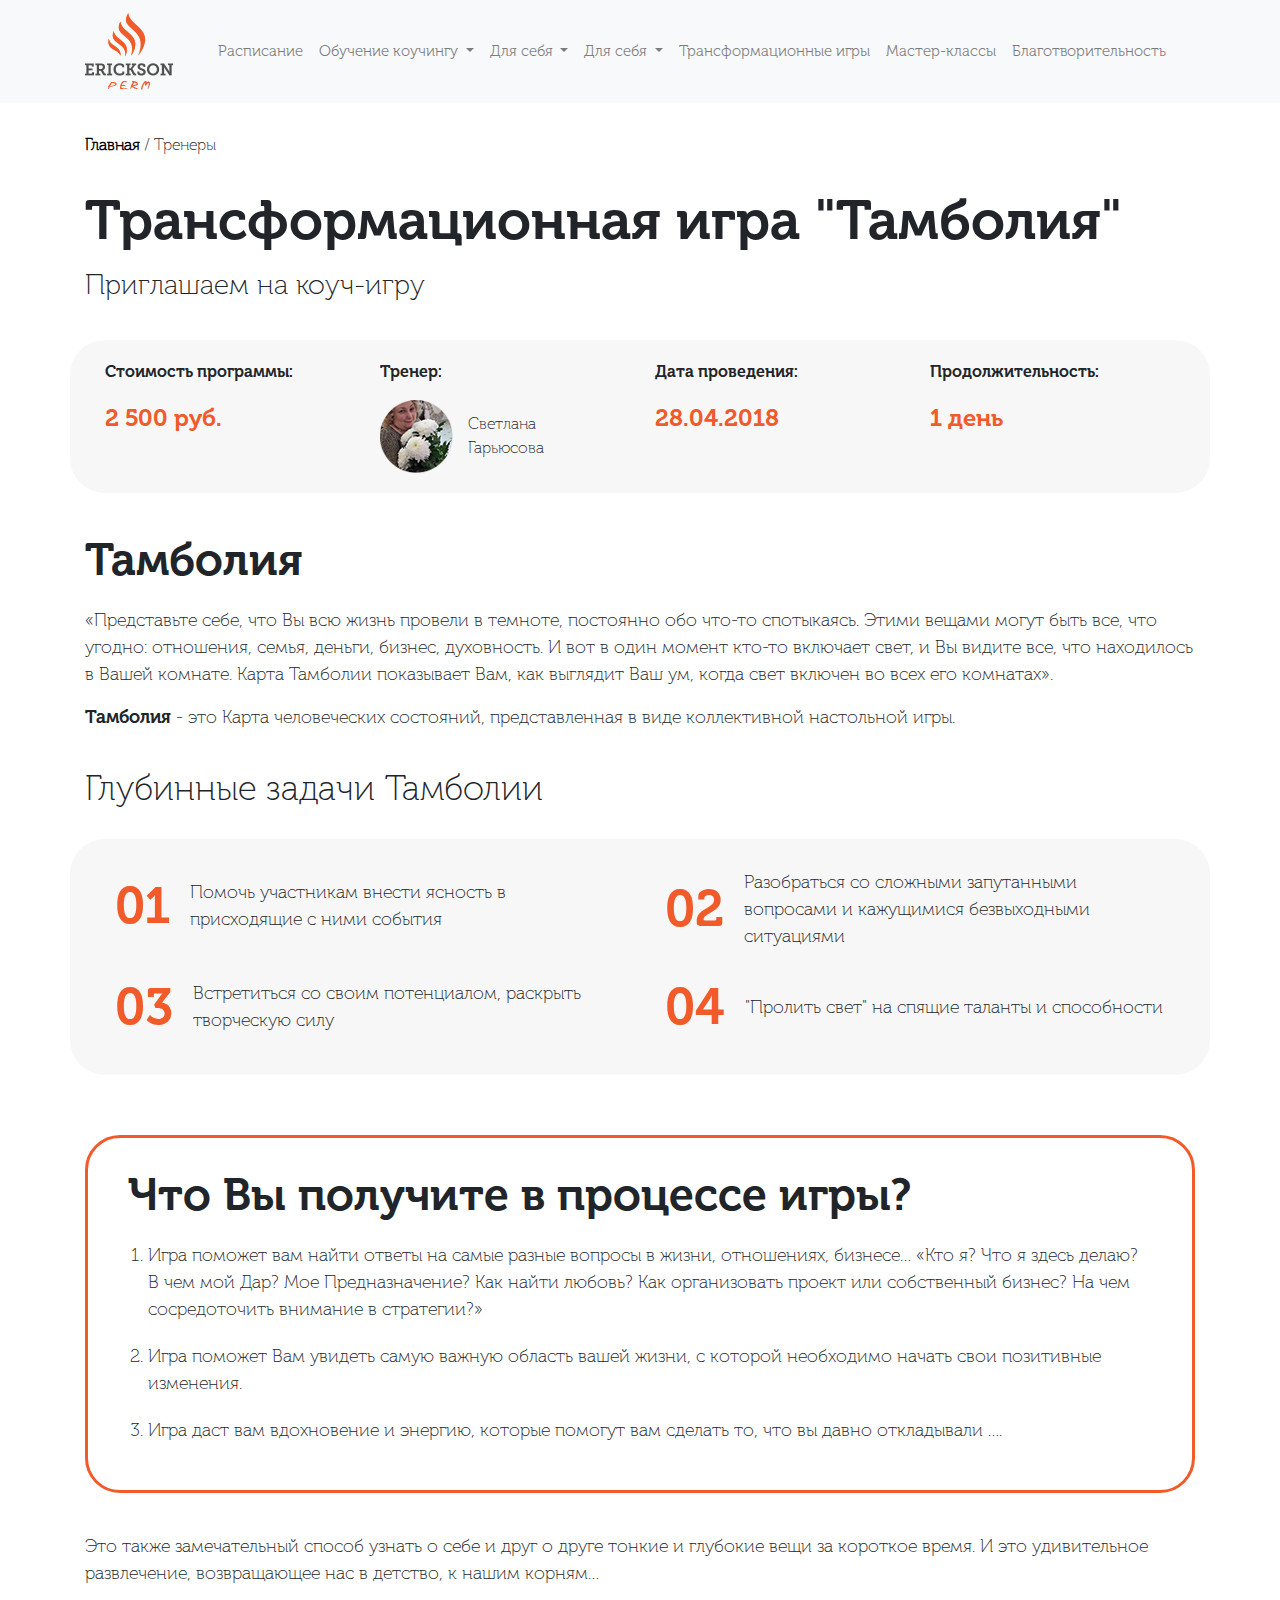
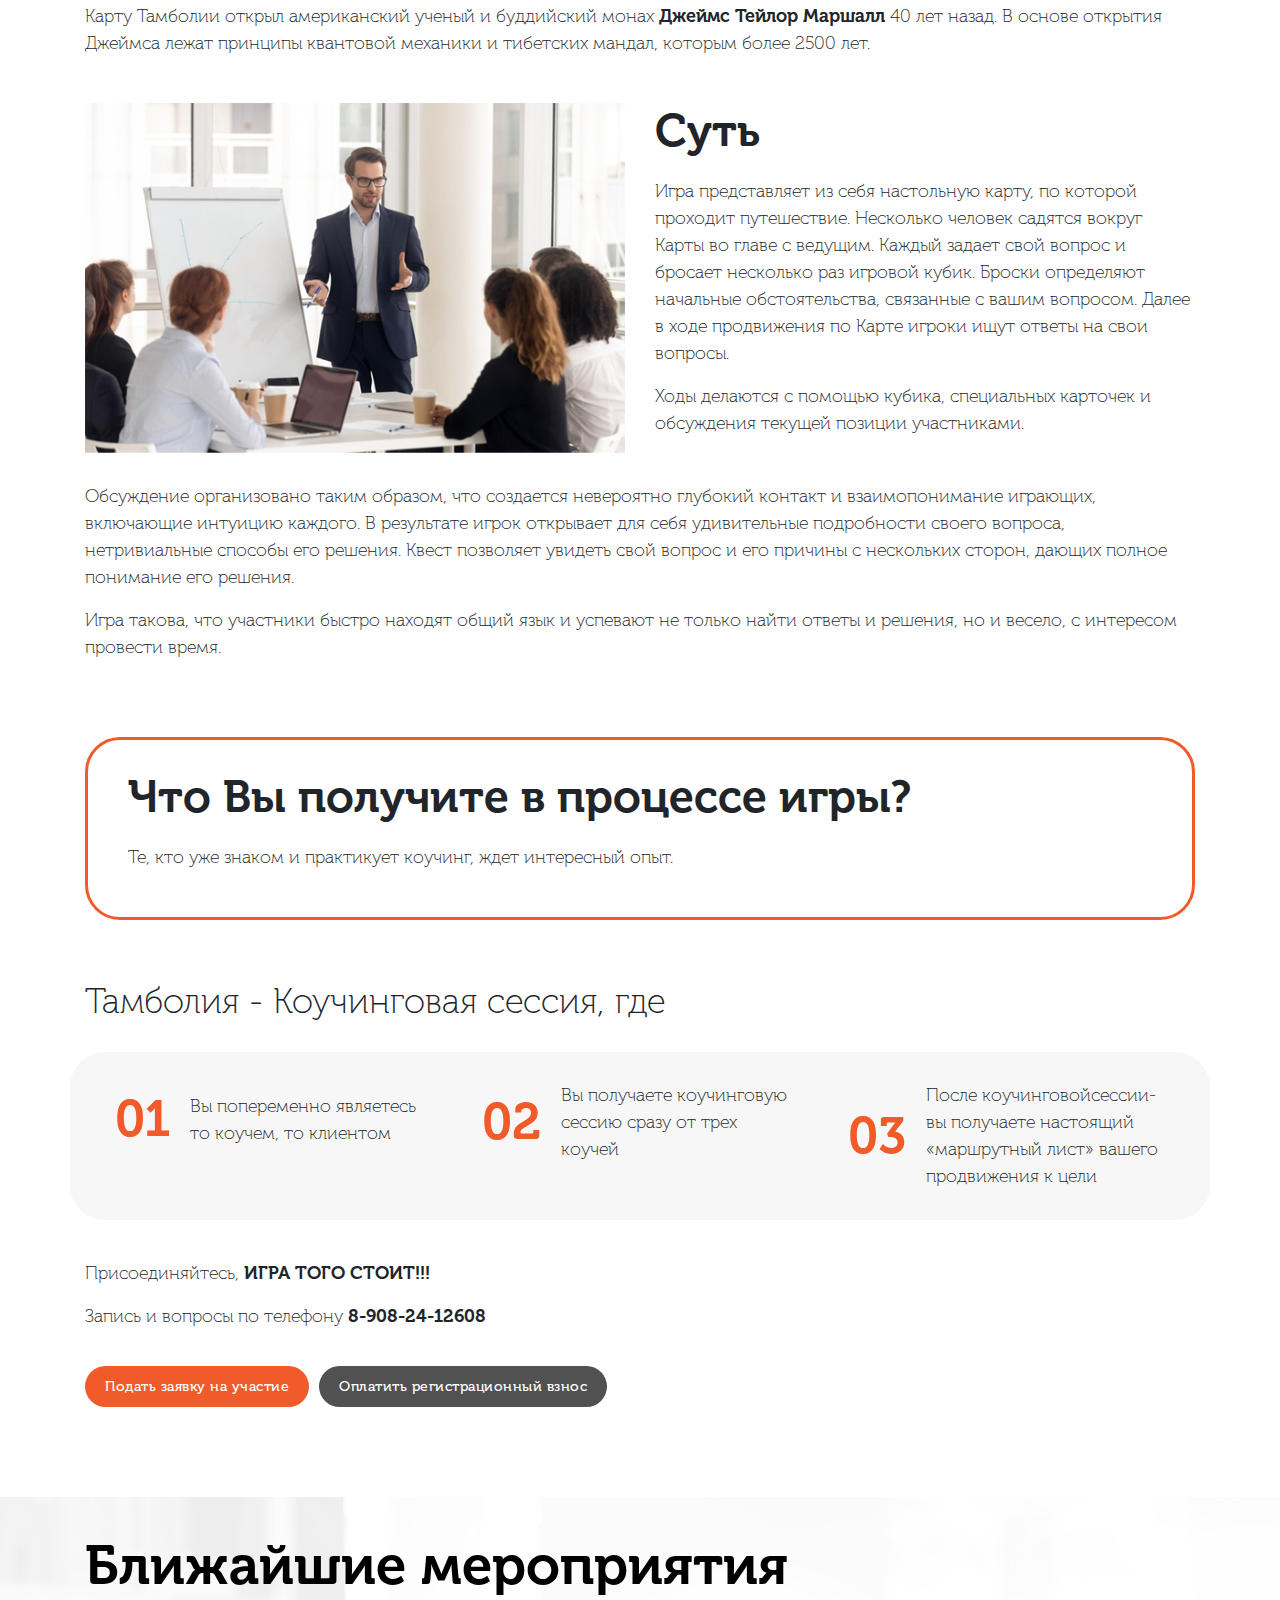
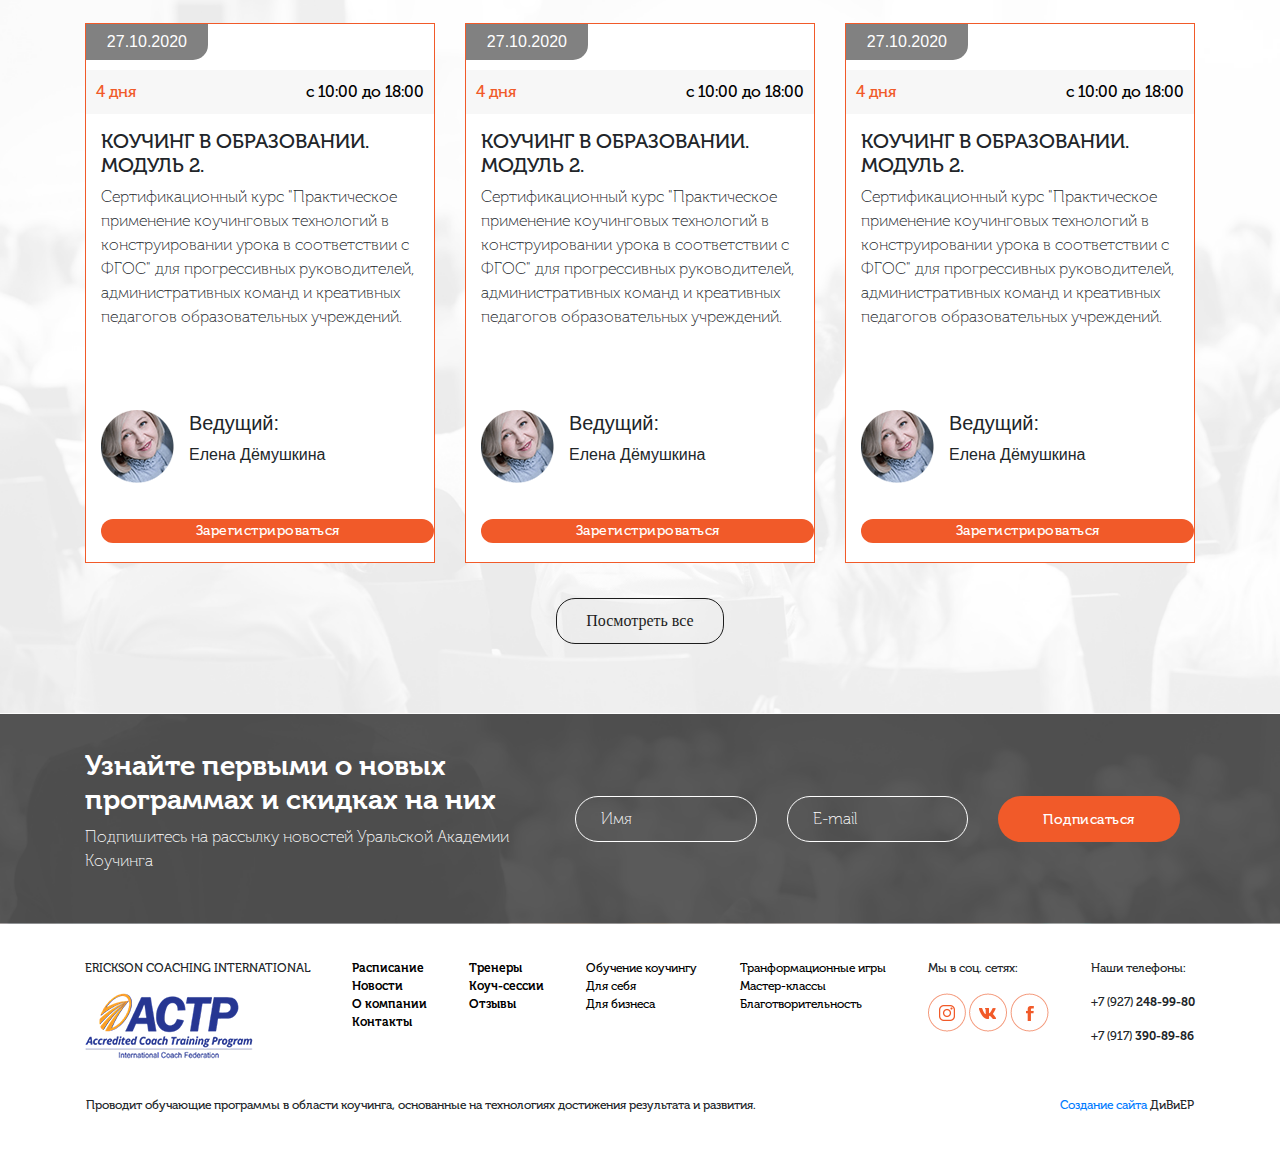
<file: game.html>
<!DOCTYPE html>
<html lang="ru">
<head>
    <meta charset="UTF-8">
    <!-- Required meta tags -->
    <meta name="viewport" content="width=device-width, initial-scale=1, shrink-to-fit=no">

    <!-- Bootstrap CSS -->
    <link rel="stylesheet" href="css/bootstrap.min.css">
    <!--    <link rel="stylesheet" href="fontawesome/css/all.css">-->
    <link rel="stylesheet" href="fontawesome/css/fontawesome.min.css">
    <link rel="stylesheet" href="css/style.css">

    <title>Трансформационные игры</title>
</head>
<body>
<header>
    <nav class="navbar navbar-expand-lg navbar-light bg-light">
        <div class="container">
            <a class="navbar-brand" href="#">
                <img src="img/logo.png" alt="logo">
            </a>
            <button class="navbar-toggler" type="button" data-toggle="collapse" data-target="#navbarSupportedContent"
                    aria-controls="navbarSupportedContent" aria-expanded="false" aria-label="Toggle navigation">
                <span class="navbar-toggler-icon"></span>
            </button>

            <div class="collapse navbar-collapse" id="navbarSupportedContent">
                <ul class="navbar-nav ml-auto mr-auto">
                    <li class="nav-item">
                        <a class="nav-link" href="#">Расписание</a>
                    </li>
                    <li class="nav-item dropdown">
                        <a class="nav-link dropdown-toggle" href="#" id="navbarDropdown-lcouch" role="button"
                           data-toggle="dropdown" aria-haspopup="true" aria-expanded="false">
                            Обучение коучингу
                        </a>
                        <div class="dropdown-menu" aria-labelledby="navbarDropdown">
                            <a class="dropdown-item" href="#">О коучинге</a>
                            <a class="dropdown-item" href="#">Обучение коучингу. <br> Базовые программы</a>
                            <a class="dropdown-item" href="#">Обучение коучингу. <br> Спецкурсы</a>
                            <div class="dropdown-divider"></div>
                            <a class="dropdown-item" href="#">Something else here</a>
                        </div>
                    </li>
                    <li class="nav-item dropdown">
                        <a class="nav-link dropdown-toggle" href="#" id="navbarDropdown-fself" role="button"
                           data-toggle="dropdown" aria-haspopup="true" aria-expanded="false">
                            Для себя
                        </a>
                        <div class="dropdown-menu" aria-labelledby="navbarDropdown">
                            <a class="dropdown-item" href="#">О коучинге</a>
                            <a class="dropdown-item" href="#">Обучние коучингу. <br> Базовые программы</a>
                            <a class="dropdown-item" href="#">Обучние коучингу. <br> Спецкурсы</a>
                            <div class="dropdown-divider"></div>
                            <a class="dropdown-item" href="#">Something else here</a>
                        </div>
                    </li>
                    <li class="nav-item dropdown">
                        <a class="nav-link dropdown-toggle" href="#" id="navbarDropdown-fbusines" role="button"
                           data-toggle="dropdown" aria-haspopup="true" aria-expanded="false">
                            Для себя
                        </a>
                        <div class="dropdown-menu" aria-labelledby="navbarDropdown">
                            <a class="dropdown-item" href="#">О коучинге</a>
                            <a class="dropdown-item" href="#">Обучние коучингу. <br> Базовые программы</a>
                            <a class="dropdown-item" href="#">Обучние коучингу. <br> Спецкурсы</a>
                            <div class="dropdown-divider"></div>
                            <a class="dropdown-item" href="#">Something else here</a>
                        </div>
                    </li>
                    <li class="nav-item">
                        <a class="nav-link" href="#">Трансформационные игры</a>
                    </li>
                    <li class="nav-item">
                        <a class="nav-link" href="#">Мастер-классы</a>
                    </li>
                    <li class="nav-item">
                        <a class="nav-link" href="#">Благотворительность</a>
                    </li>
                </ul>
            </div>
        </div>
    </nav>
</header>

<section class="breadcr">
    <div class="breadcr-container container">
        <p id="breadcrumbs">
            <span>
                <span>
                    <a href="http://harmonyhere.ru/">Главная</a>
                    /
                    <span class="breadcrumb_last" aria-current="page">Тренеры</span>
                </span>
            </span>
        </p>
    </div>
</section>

<section class="game-page">
    <div class="container">
        <div class="game-page__page-header">
            <div class="row">
                <div class="col-xs-12 col-md-12">
                    <h2>Трансформационная игра "Тамболия"</h2>
                    <h3>Приглашаем на коуч-игру</h3>
                </div>
            </div>
        </div>
        <div class="row game-page__short-desc">
            <div class="col-xs-12 col-md-3">
                <div class="subHeader">
                    <p>Стоимость программы:</p>
                </div>
                <div class="subHeader_info">
                    <p>2 500 руб.</p>
                </div>
            </div>
            <div class="col-xs-12 col-md-3">
                <div class="subHeader">
                    <p>Тренер:</p>
                </div>
                <div class="subHeader_info">
                    <img src="img/game/avatar.png" alt="">
                    <span>Светлана Гарьюсова</span>
                </div>
            </div>
            <div class="col-xs-12 col-md-3">
                <div class="subHeader">
                    <p>Дата проведения:</p>
                </div>
                <div class="subHeader_info">
                    <p>28.04.2018</p>
                </div>
            </div>
            <div class="col-xs-12 col-md-3">
                <div class="subHeader">
                    <p>Продолжительность:</p>
                </div>
                <div class="subHeader_info">
                    <p>1 день</p>
                </div>
            </div>
        </div>
        <div class="row game-page__description-block">
            <div class="col-12">
                <h3>Тамболия</h3>
            </div>
            <div class="col-12">
                <p>«Представьте себе, что Вы всю жизнь провели в темноте, постоянно обо что-то спотыкаясь. Этими вещами
                    могут
                    быть все, что угодно: отношения, семья, деньги, бизнес, духовность.

                    И вот в один момент кто-то включает свет, и Вы видите все, что находилось в Вашей комнате. Карта
                    Тамболии
                    показывает Вам, как выглядит Ваш ум, когда свет включен во всех его комнатах».</p>
                <p><strong>Тамболия</strong> - это Карта человеческих состояний, представленная в виде коллективной
                    настольной игры.</p>
            </div>
            <div class="col-12">
                <h4>Глубинные задачи Тамболии</h4>
                <div class="row tasks-wrapper">
                    <div class="col-xs-12 col-md-6">
                        <div class="single-task">
                            <span>
                                01
                            </span>
                            <p>Помочь участникам внести ясность в
                                присходящие с ними события</p>
                        </div>
                    </div>
                    <div class="col-xs-12 col-md-6">
                        <div class="single-task">
                            <span>
                                02
                            </span>
                            <p>Разобраться со сложными запутанными
                                вопросами и кажущимися безвыходными
                                ситуациями</p>
                        </div>
                    </div>
                    <div class="col-xs-12 col-md-6">
                        <div class="single-task">
                            <span>
                                03
                            </span>
                            <p>Встретиться со своим потенциалом,
                                раскрыть творческую силу</p>
                        </div>
                    </div>
                    <div class="col-xs-12 col-md-6">
                        <div class="single-task">
                            <span>
                                04
                            </span>
                            <p>"Пролить свет" на спящие таланты и
                                способности</p>
                        </div>
                    </div>
                </div>
            </div>
            <div class="col-12">
                <div class="what-you-gain">
                    <h3>Что Вы получите в процессе игры?</h3>
                    <ol>
                        <li> Игра поможет вам найти ответы на самые разные вопросы в жизни, отношениях, бизнесе… «Кто я?
                            Что я
                            здесь делаю? В чем мой Дар? Мое Предназначение? Как найти любовь? Как организовать проект
                            или
                            собственный бизнес? На чем сосредоточить внимание в стратегии?»
                        </li>
                        <li>Игра поможет Вам увидеть самую важную область вашей жизни, с которой необходимо начать свои
                            позитивные изменения.
                        </li>
                        <li>Игра даст вам вдохновение и энергию, которые помогут вам сделать то, что вы давно
                            откладывали
                            ….
                        </li>
                    </ol>
                </div>
                <p>Это также замечательный способ узнать о себе и друг о друге тонкие и глубокие вещи за короткое время.
                    И это
                    удивительное развлечение, возвращающее нас в детство, к нашим корням…</p>

                <p>Карту Тамболии открыл американский ученый и буддийский монах <strong>Джеймс Тейлор Маршалл</strong> 40 лет назад. В
                    основе
                    открытия Джеймса лежат принципы квантовой механики и тибетских мандал, которым более 2500 лет.</p>
            </div>
            <div class="col-12">
                <div class="the-essence">
                    <div class="row">
                        <div class="col-xs-12 col-md-6">
                            <img src="img/game/content.png" alt="">
                        </div>
                        <div class="col-xs-12 col-md-6 main-text">
                            <h3>Суть</h3>
                            <p>Игра представляет из себя настольную карту, по которой
                                проходит путешествие. Несколько человек садятся вокруг
                                Карты во главе с ведущим. Каждый задает свой вопрос и
                                бросает несколько раз игровой кубик. Броски определяют
                                начальные обстоятельства, связанные с вашим вопросом.
                                Далее в ходе продвижения по Карте игроки ищут ответы на
                                свои вопросы.</p>
                            <p>Ходы делаются с помощью кубика, специальных карточек и
                                обсуждения текущей позиции участниками.</p>
                        </div>
                        <div class="col-xs-12 col-md-12 additional-info">
                            <p>Обсуждение организовано таким образом, что создается невероятно глубокий контакт и
                                взаимопонимание играющих,
                                включающие интуицию каждого. В результате игрок открывает для себя удивительные
                                подробности своего вопроса,
                                нетривиальные способы его решения. Квест позволяет увидеть свой вопрос и его причины с
                                нескольких сторон,
                                дающих полное понимание его решения.</p>

                            <p>Игра такова, что участники быстро находят общий язык и успевают не только найти ответы и
                                решения, но и весело, с
                                интересом провести время.</p>
                        </div>
                    </div>
                </div>
            </div>
            <div class="col-12">
                <div class="what-you-gain">
                    <h3>Что Вы получите в процессе игры?</h3>
                    <p>Те, кто уже знаком и практикует коучинг, ждет интересный опыт.</p>
                </div>
            </div>

            <div class="col-12">
                <h4>Тамболия - Коучинговая сессия, где</h4>
                <div class="row tasks-wrapper tasks-wrapper2">
                    <div class="col-xs-12 col-md-4">
                        <div class="single-task">
                            <span>
                                01
                            </span>
                            <p>Вы попеременно
                                являетесь то коучем,
                                то клиентом</p>
                        </div>
                    </div>
                    <div class="col-xs-12 col-md-4">
                        <div class="single-task">
                            <span>
                                02
                            </span>
                            <p>Вы получаете
                                коучинговую сессию
                                сразу от трех коучей</p>
                        </div>
                    </div>
                    <div class="col-xs-12 col-md-4">
                        <div class="single-task">
                            <span>
                                03
                            </span>
                            <p>После коучинговойсессии-вы
                                получаете настоящий
                                «маршрутный лист» вашего
                                продвижения к цели</p>
                        </div>
                    </div>
                </div>
            </div>
            <div class="col-12 join-us">
                <p>Присоединяйтесь, <strong>ИГРА ТОГО СТОИТ!!!</strong></p>
                <p>Запись и вопросы по телефону <strong>8-908-24-12608</strong></p>
            </div>
            <div class="col-12 btn-container1">
                <button class="btn-orange">Подать заявку на участие</button>
                <button class="btn-grey">Оплатить регистрационный взнос</button>
            </div>
        </div>
    </div>
</section>

<section class="near-date">
    <div class="container">
        <div class="name">
            <h2>Ближайшие мероприятия</h2>
        </div>
        <div class="row">
            <div class="col-lg-4">
                <div class="card-date">
                    <div class="card-date-label">
                        <p>27.10.2020</p>
                    </div>
                    <div class="date">
                        <p class="color-orange">4 дня</p>
                        <p class="color-black">с 10:00 до 18:00</p>
                    </div>
                    <div class="card-text">
                        <h5>Коучинг в образовании.
                            Модуль 2.</h5>
                        <p>Сертификационный курс "Практическое
                            применение коучинговых технологий в
                            конструировании урока в соответствии с
                            ФГОС" для прогрессивных руководителей,
                            административных команд и креативных
                            педагогов образовательных учреждений.</p>
                    </div>
                    <div class="teach">
                        <div class="teach-img">
                            <img src="img/near-date/teach2.png" alt="teach">
                        </div>
                        <div class="teach-name">
                            <h5>Ведущий:</h5>
                            <p>Елена Дёмушкина</p>
                        </div>
                    </div>
                    <div class="button">
                        <button class="btn-orange" href="#">Зарегистрироваться</button>
                    </div>
                </div>
            </div>
            <div class="col-lg-4">
                <div class="card-date">
                    <div class="card-date-label">
                        <p>27.10.2020</p>
                    </div>
                    <div class="date">
                        <p class="color-orange">4 дня</p>
                        <p class="color-black">с 10:00 до 18:00</p>
                    </div>
                    <div class="card-text">
                        <h5>Коучинг в образовании.
                            Модуль 2.</h5>
                        <p>Сертификационный курс "Практическое
                            применение коучинговых технологий в
                            конструировании урока в соответствии с
                            ФГОС" для прогрессивных руководителей,
                            административных команд и креативных
                            педагогов образовательных учреждений.</p>
                    </div>
                    <div class="teach">
                        <div class="teach-img">
                            <img src="img/near-date/teach2.png" alt="teach">
                        </div>
                        <div class="teach-name">
                            <h5>Ведущий:</h5>
                            <p>Елена Дёмушкина</p>
                        </div>
                    </div>
                    <div class="button">
                        <button class="btn-orange" href="#">Зарегистрироваться</button>
                    </div>
                </div>
            </div>
            <div class="col-lg-4">
                <div class="card-date">
                    <div class="card-date-label">
                        <p>27.10.2020</p>
                    </div>
                    <div class="date">
                        <p class="color-orange">4 дня</p>
                        <p class="color-black">с 10:00 до 18:00</p>
                    </div>
                    <div class="card-text">
                        <h5>Коучинг в образовании.
                            Модуль 2.</h5>
                        <p>Сертификационный курс "Практическое
                            применение коучинговых технологий в
                            конструировании урока в соответствии с
                            ФГОС" для прогрессивных руководителей,
                            административных команд и креативных
                            педагогов образовательных учреждений.</p>
                    </div>
                    <div class="teach">
                        <div class="teach-img">
                            <img src="img/near-date/teach2.png" alt="teach">
                        </div>
                        <div class="teach-name">
                            <h5>Ведущий:</h5>
                            <p>Елена Дёмушкина</p>
                        </div>
                    </div>
                    <div class="button">
                        <button class="btn-orange" href="#">Зарегистрироваться</button>
                    </div>
                </div>
            </div>
        </div>
        <div class="row">
            <div class="button-opac">
                <a class="btn-opac" href="#">Посмотреть все</a>
            </div>
        </div>
    </div>
</section>

<section class="form-1">
    <div class="container">
        <div class="row">
            <div class="col-xs-12 col-lg-5">
                <div class="text">
                    <h3>Узнайте первыми о новых
                        программах и скидках на них</h3>
                    <p>Подпишитесь на рассылку новостей Уральской Академии Коучинга</p>
                </div>
            </div>
            <div class="col-xs-12 col-lg-7">
                <div class="inputs-section">
                    <div class="row w-100">
                        <div class="col-xs-12 col-lg-4">
                            <input type="text" placeholder="Имя"/>
                        </div>
                        <div class="col-xs-12 col-lg-4">
                            <input type="email" placeholder="E-mail"/>
                        </div>
                        <div class="col-xs-12 col-lg-4">
                            <button href="#" class="btn-orange">Подписаться</button>
                        </div>
                    </div>
                </div>
            </div>
        </div>
    </div>
</section>

<footer>
    <div class="container">
        <div class="content">
            <div class="f-row row mx-0">
                <div class="col-xs-12">
                    <div class="logo-footer">
                        <p>ERICKSON COACHING INTERNATIONAL</p>
                        <img src="img/footer/logo-footer.png">
                    </div>
                </div>
                <div class="col-xs-12">
                    <div class="list1">
                        <a href="#">Расписание</a>
                        <a href="#">Новости</a>
                        <a href="#">О компании</a>
                        <a href="#">Контакты</a>
                    </div>
                </div>
                <div class="col-xs-12">
                    <div class="list2">
                        <a href="#">Тренеры</a>
                        <a href="#">Коуч-сессии</a>
                        <a href="#">Отзывы</a>
                    </div>
                </div>
                <div class="col-xs-12">
                    <div class="list3">
                        <a href="#">Обучение коучингу</a>
                        <a href="#">Для себя</a>
                        <a href="#">Для бизнеса</a>
                    </div>
                </div>
                <div class="col-xs-12">
                    <div class="list4">
                        <a href="#">Транформационные игры</a>
                        <a href="#">Мастер-классы</a>
                        <a href="#">Благотворительность</a>
                    </div>
                </div>
                <div class="col-xs-12">
                    <div class="list5">
                        <p>Мы в соц. сетях:</p>
                        <div class="social">
                            <img src="img/footer/inst.png">
                            <img src="img/footer/vk.png">
                            <img src="img/footer/fb.png">
                        </div>
                    </div>
                </div>
                <div class="col-xs-12">
                    <div class="list6">
                        <p>Наши телефоны:</p>
                        <p>+7 (927) <span>248-99-80</span></p>
                        <p>+7 (917) <span>390-89-86</span></p>
                    </div>
                </div>

            </div>
            <div class="row px-3 justify-content-between text-center">
                <div class="col-xs-12">
                    <p class="mb-4">Проводит обучающие программы в области коучинга, основанные на технологиях
                        достижения
                        результата и
                        развития.</p>
                </div>
                <div class="col-xs-12">
                    <p><a href="#">Создание сайта</a> ДиВиЕР</p>
                </div>
            </div>
        </div>
    </div>
</footer>


<!-- Optional JavaScript -->
<!-- jQuery first, then Popper.js, then Bootstrap JS -->
<script src="https://code.jquery.com/jquery-3.5.1.slim.min.js"
        integrity="sha384-DfXdz2htPH0lsSSs5nCTpuj/zy4C+OGpamoFVy38MVBnE+IbbVYUew+OrCXaRkfj"
        crossorigin="anonymous"></script>
<script src="https://cdn.jsdelivr.net/npm/popper.js@1.16.1/dist/umd/popper.min.js"
        integrity="sha384-9/reFTGAW83EW2RDu2S0VKaIzap3H66lZH81PoYlFhbGU+6BZp6G7niu735Sk7lN"
        crossorigin="anonymous"></script>
<script src="js/bootstrap.min.js"></script>
<script src="fontawesome/js/all.js"></script>
</body>
</html>
</file>
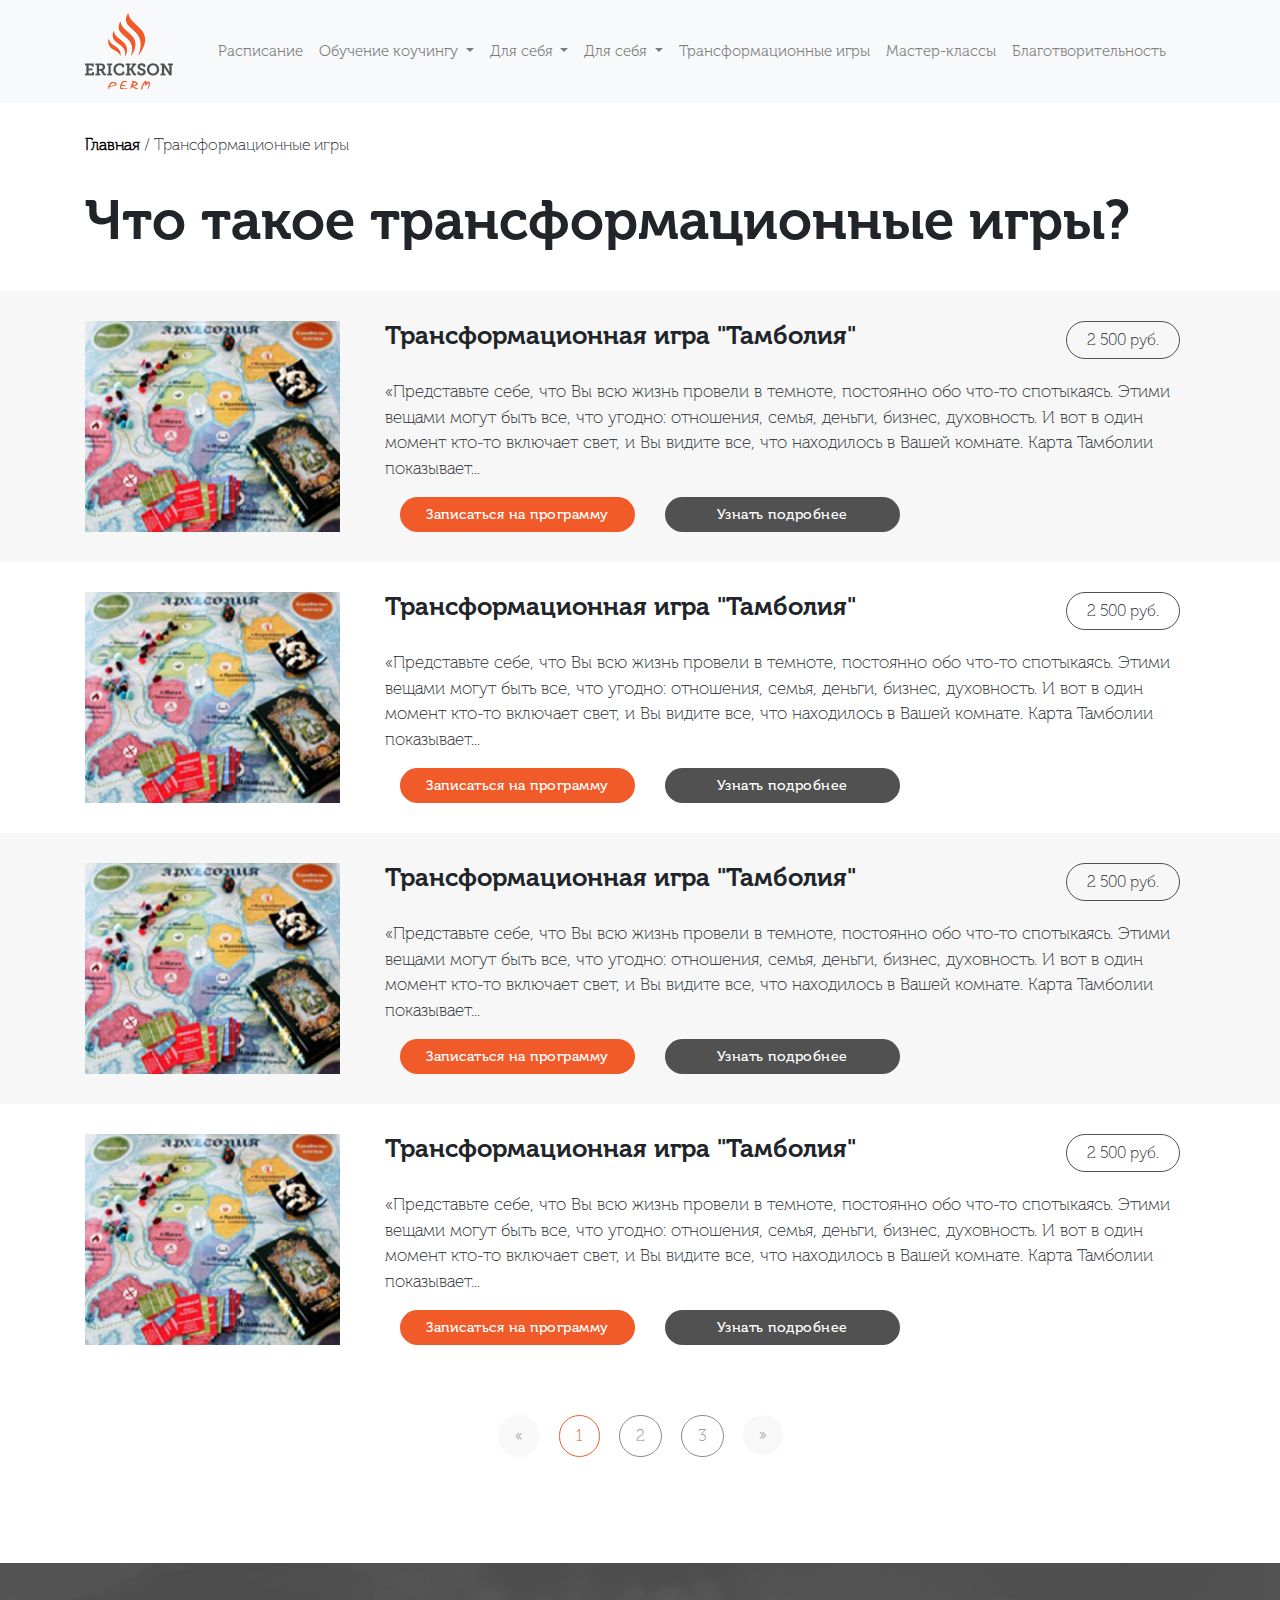
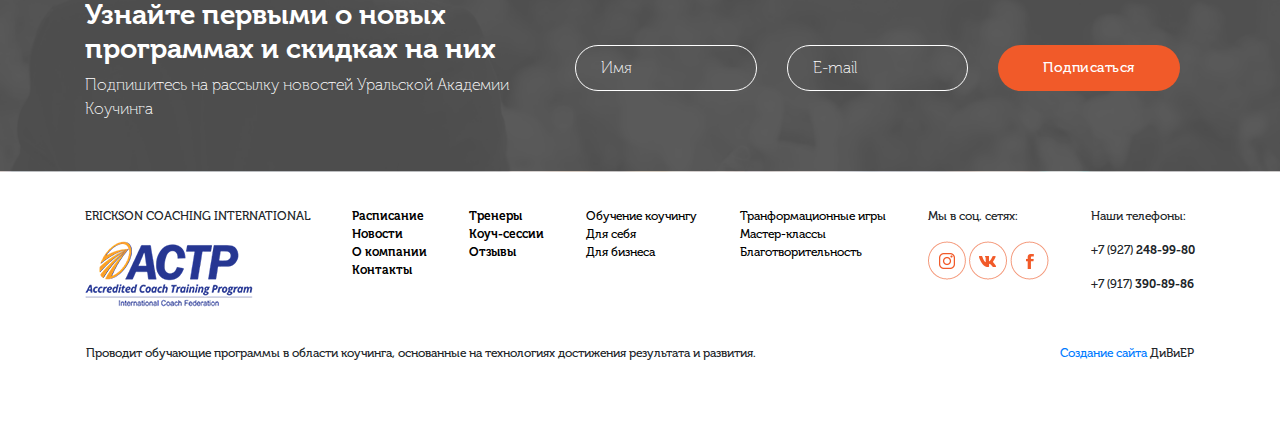
<file: games.html>
<!DOCTYPE html>
<html lang="ru">
<head>
    <meta charset="UTF-8">
    <!-- Required meta tags -->
    <meta name="viewport" content="width=device-width, initial-scale=1, shrink-to-fit=no">

    <!-- Bootstrap CSS -->
    <link rel="stylesheet" href="css/bootstrap.min.css">
    <!--    <link rel="stylesheet" href="fontawesome/css/all.css">-->
    <link rel="stylesheet" href="fontawesome/css/fontawesome.min.css">
    <link rel="stylesheet" href="css/style.css">

    <title>Трансформационные игры</title>
</head>
<body>
<header>
    <nav class="navbar navbar-expand-lg navbar-light bg-light">
        <div class="container">
            <a class="navbar-brand" href="#">
                <img src="img/logo.png" alt="logo">
            </a>
            <button class="navbar-toggler" type="button" data-toggle="collapse" data-target="#navbarSupportedContent"
                    aria-controls="navbarSupportedContent" aria-expanded="false" aria-label="Toggle navigation">
                <span class="navbar-toggler-icon"></span>
            </button>

            <div class="collapse navbar-collapse" id="navbarSupportedContent">
                <ul class="navbar-nav ml-auto mr-auto">
                    <li class="nav-item">
                        <a class="nav-link" href="#">Расписание</a>
                    </li>
                    <li class="nav-item dropdown">
                        <a class="nav-link dropdown-toggle" href="#" id="navbarDropdown-lcouch" role="button"
                           data-toggle="dropdown" aria-haspopup="true" aria-expanded="false">
                            Обучение коучингу
                        </a>
                        <div class="dropdown-menu" aria-labelledby="navbarDropdown">
                            <a class="dropdown-item" href="#">О коучинге</a>
                            <a class="dropdown-item" href="#">Обучение коучингу. <br> Базовые программы</a>
                            <a class="dropdown-item" href="#">Обучение коучингу. <br> Спецкурсы</a>
                            <div class="dropdown-divider"></div>
                            <a class="dropdown-item" href="#">Something else here</a>
                        </div>
                    </li>
                    <li class="nav-item dropdown">
                        <a class="nav-link dropdown-toggle" href="#" id="navbarDropdown-fself" role="button"
                           data-toggle="dropdown" aria-haspopup="true" aria-expanded="false">
                            Для себя
                        </a>
                        <div class="dropdown-menu" aria-labelledby="navbarDropdown">
                            <a class="dropdown-item" href="#">О коучинге</a>
                            <a class="dropdown-item" href="#">Обучние коучингу. <br> Базовые программы</a>
                            <a class="dropdown-item" href="#">Обучние коучингу. <br> Спецкурсы</a>
                            <div class="dropdown-divider"></div>
                            <a class="dropdown-item" href="#">Something else here</a>
                        </div>
                    </li>
                    <li class="nav-item dropdown">
                        <a class="nav-link dropdown-toggle" href="#" id="navbarDropdown-fbusines" role="button"
                           data-toggle="dropdown" aria-haspopup="true" aria-expanded="false">
                            Для себя
                        </a>
                        <div class="dropdown-menu" aria-labelledby="navbarDropdown">
                            <a class="dropdown-item" href="#">О коучинге</a>
                            <a class="dropdown-item" href="#">Обучние коучингу. <br> Базовые программы</a>
                            <a class="dropdown-item" href="#">Обучние коучингу. <br> Спецкурсы</a>
                            <div class="dropdown-divider"></div>
                            <a class="dropdown-item" href="#">Something else here</a>
                        </div>
                    </li>
                    <li class="nav-item">
                        <a class="nav-link" href="#">Трансформационные игры</a>
                    </li>
                    <li class="nav-item">
                        <a class="nav-link" href="#">Мастер-классы</a>
                    </li>
                    <li class="nav-item">
                        <a class="nav-link" href="#">Благотворительность</a>
                    </li>
                </ul>
            </div>
        </div>
    </nav>
</header>

<section class="breadcr">
    <div class="breadcr-container container">
        <p id="breadcrumbs">
            <span>
                <span>
                    <a href="http://harmonyhere.ru/">Главная</a>
                    /
                    <span class="breadcrumb_last" aria-current="page">Трансформационные игры</span>
                </span>
            </span>
        </p>
    </div>
</section>

<section class="games-page">
    <div class="container">
        <div class="page__header">
            <div class="row">
                <div class="col-xs-12 col-md-12">
                    <h2>Что такое
                        трансформационные игры?</h2>
                </div>
            </div>
        </div>
    </div>
    <div class="games-container">
        <div class="greyBck game-container">
            <div class="container">
                <div class="row">
                    <div class="col-xs-12 col-md-3">
                        <img src="img/games/game1.png" alt="Game">
                    </div>
                    <div class="col-xs-12 col-md-9">
                        <div class="game-details">
                            <div class="row game-header">
                                <div class="col">
                                    <h5>Трансформационная игра "Тамболия"</h5>
                                    <div class="game-price">2 500 руб.</div>
                                </div>
                            </div>
                            <div class="row game-body">
                                <div class="col">
                                    <p>«Представьте себе, что Вы всю жизнь провели в темноте, постоянно обо что-то
                                        спотыкаясь. Этими
                                        вещами могут быть все, что угодно: отношения, семья, деньги, бизнес, духовность.
                                        И
                                        вот в один момент
                                        кто-то включает свет, и Вы видите все, что находилось в Вашей комнате. Карта
                                        Тамболии показывает...</p>
                                </div>
                            </div>
                            <div class="buttons-container">
                                <div class="col-xs-12 col-md-4">
                                    <button class="btn-orange">Записаться на программу</button>
                                </div>
                                <div class="col-xs-12 col-md-4">
                                    <button class="btn-grey">Узнать подробнее</button>
                                </div>
                            </div>
                        </div>
                    </div>
                </div>
            </div>
        </div>
        <div class="lightBck game-container">
            <div class="container">
                <div class="row">
                    <div class="col-xs-12 col-md-3">
                        <img src="img/games/game1.png" alt="Game">
                    </div>
                    <div class="col-xs-12 col-md-9">
                        <div class="game-details">
                            <div class="row game-header">
                                <div class="col">
                                    <h5>Трансформационная игра "Тамболия"</h5>
                                    <div class="game-price">2 500 руб.</div>
                                </div>
                            </div>
                            <div class="row game-body">
                                <div class="col">
                                    <p>«Представьте себе, что Вы всю жизнь провели в темноте, постоянно обо что-то
                                        спотыкаясь. Этими
                                        вещами могут быть все, что угодно: отношения, семья, деньги, бизнес, духовность.
                                        И
                                        вот в один момент
                                        кто-то включает свет, и Вы видите все, что находилось в Вашей комнате. Карта
                                        Тамболии показывает...</p>
                                </div>
                            </div>
                            <div class="buttons-container">
                                <div class="col-xs-12 col-md-4">
                                    <button class="btn-orange">Записаться на программу</button>
                                </div>
                                <div class="col-xs-12 col-md-4">
                                    <button class="btn-grey">Узнать подробнее</button>
                                </div>
                            </div>
                        </div>
                    </div>
                </div>
            </div>
        </div>
        <div class="greyBck game-container">
            <div class="container">
                <div class="row">
                    <div class="col-xs-12 col-md-3">
                        <img src="img/games/game1.png" alt="Game">
                    </div>
                    <div class="col-xs-12 col-md-9">
                        <div class="game-details">
                            <div class="row game-header">
                                <div class="col">
                                    <h5>Трансформационная игра "Тамболия"</h5>
                                    <div class="game-price">2 500 руб.</div>
                                </div>
                            </div>
                            <div class="row game-body">
                                <div class="col">
                                    <p>«Представьте себе, что Вы всю жизнь провели в темноте, постоянно обо что-то
                                        спотыкаясь. Этими
                                        вещами могут быть все, что угодно: отношения, семья, деньги, бизнес, духовность.
                                        И
                                        вот в один момент
                                        кто-то включает свет, и Вы видите все, что находилось в Вашей комнате. Карта
                                        Тамболии показывает...</p>
                                </div>
                            </div>
                            <div class="buttons-container">
                                <div class="col-xs-12 col-md-4">
                                    <button class="btn-orange">Записаться на программу</button>
                                </div>
                                <div class="col-xs-12 col-md-4">
                                    <button class="btn-grey">Узнать подробнее</button>
                                </div>
                            </div>
                        </div>
                    </div>
                </div>
            </div>
        </div>
        <div class="lightBck game-container">
            <div class="container">
                <div class="row">
                    <div class="col-xs-12 col-md-3">
                        <img src="img/games/game1.png" alt="Game">
                    </div>
                    <div class="col-xs-12 col-md-9">
                        <div class="game-details">
                            <div class="row game-header">
                                <div class="col">
                                    <h5>Трансформационная игра "Тамболия"</h5>
                                    <div class="game-price">2 500 руб.</div>
                                </div>
                            </div>
                            <div class="row game-body">
                                <div class="col">
                                    <p>«Представьте себе, что Вы всю жизнь провели в темноте, постоянно обо что-то
                                        спотыкаясь. Этими
                                        вещами могут быть все, что угодно: отношения, семья, деньги, бизнес, духовность.
                                        И
                                        вот в один момент
                                        кто-то включает свет, и Вы видите все, что находилось в Вашей комнате. Карта
                                        Тамболии показывает...</p>
                                </div>
                            </div>
                            <div class="buttons-container">
                                <div class="col-xs-12 col-md-4">
                                    <button class="btn-orange">Записаться на программу</button>
                                </div>
                                <div class="col-xs-12 col-md-4">
                                    <button class="btn-grey">Узнать подробнее</button>
                                </div>
                            </div>
                        </div>
                    </div>
                </div>
            </div>
        </div>

        <div class="pagination-block">
            <nav aria-label="Page navigation example">
                <ul class="pagination">
                    <li class="page-item disabled prev-btn">
                        <a class="page-link" href="#" aria-label="Previous" style="border-color: #f8f8f8; background-color: #f8f8f8;">
                            <span aria-hidden="true">&laquo;</span>
                            <span class="sr-only">Previous</span>
                        </a>
                    </li>
                    <li class="page-item active"><a class="page-link" href="#">1</a></li>
                    <li class="page-item"><a class="page-link" href="#">2</a></li>
                    <li class="page-item"><a class="page-link" href="#">3</a></li>
                    <li class="page-item next-btn">
                        <a class="page-link" href="#" aria-label="Next" style="border: 0; background-color: #f8f8f8;">
                            <span aria-hidden="true">&raquo;</span>
                            <span class="sr-only">Next</span>
                        </a>
                    </li>
                </ul>
            </nav
        </div>

</section>

<section class="form-1">
    <div class="container">
        <div class="row">
            <div class="col-xs-12 col-lg-5">
                <div class="text">
                    <h3>Узнайте первыми о новых
                        программах и скидках на них</h3>
                    <p>Подпишитесь на рассылку новостей Уральской Академии Коучинга</p>
                </div>
            </div>
            <div class="col-xs-12 col-lg-7">
                <div class="inputs-section">
                    <div class="row w-100">
                        <div class="col-xs-12 col-lg-4">
                            <input type="text" placeholder="Имя"/>
                        </div>
                        <div class="col-xs-12 col-lg-4">
                            <input type="email" placeholder="E-mail"/>
                        </div>
                        <div class="col-xs-12 col-lg-4">
                            <button href="#" class="btn-orange">Подписаться</button>
                        </div>
                    </div>
                </div>
            </div>
        </div>
    </div>
</section>

<footer>
    <div class="container">
        <div class="content">
            <div class="f-row row mx-0">
                <div class="col-xs-12">
                    <div class="logo-footer">
                        <p>ERICKSON COACHING INTERNATIONAL</p>
                        <img src="img/footer/logo-footer.png">
                    </div>
                </div>
                <div class="col-xs-12">
                    <div class="list1">
                        <a href="#">Расписание</a>
                        <a href="#">Новости</a>
                        <a href="#">О компании</a>
                        <a href="#">Контакты</a>
                    </div>
                </div>
                <div class="col-xs-12">
                    <div class="list2">
                        <a href="#">Тренеры</a>
                        <a href="#">Коуч-сессии</a>
                        <a href="#">Отзывы</a>
                    </div>
                </div>
                <div class="col-xs-12">
                    <div class="list3">
                        <a href="#">Обучение коучингу</a>
                        <a href="#">Для себя</a>
                        <a href="#">Для бизнеса</a>
                    </div>
                </div>
                <div class="col-xs-12">
                    <div class="list4">
                        <a href="#">Транформационные игры</a>
                        <a href="#">Мастер-классы</a>
                        <a href="#">Благотворительность</a>
                    </div>
                </div>
                <div class="col-xs-12">
                    <div class="list5">
                        <p>Мы в соц. сетях:</p>
                        <div class="social">
                            <img src="img/footer/inst.png">
                            <img src="img/footer/vk.png">
                            <img src="img/footer/fb.png">
                        </div>
                    </div>
                </div>
                <div class="col-xs-12">
                    <div class="list6">
                        <p>Наши телефоны:</p>
                        <p>+7 (927) <span>248-99-80</span></p>
                        <p>+7 (917) <span>390-89-86</span></p>
                    </div>
                </div>

            </div>
            <div class="row px-3 justify-content-between text-center">
                <div class="col-xs-12">
                    <p class="mb-4">Проводит обучающие программы в области коучинга, основанные на технологиях
                        достижения
                        результата и
                        развития.</p>
                </div>
                <div class="col-xs-12">
                    <p><a href="#">Создание сайта</a> ДиВиЕР</p>
                </div>
            </div>
        </div>
    </div>
</footer>


<!-- Optional JavaScript -->
<!-- jQuery first, then Popper.js, then Bootstrap JS -->
<script src="https://code.jquery.com/jquery-3.5.1.slim.min.js"
        integrity="sha384-DfXdz2htPH0lsSSs5nCTpuj/zy4C+OGpamoFVy38MVBnE+IbbVYUew+OrCXaRkfj"
        crossorigin="anonymous"></script>
<script src="https://cdn.jsdelivr.net/npm/popper.js@1.16.1/dist/umd/popper.min.js"
        integrity="sha384-9/reFTGAW83EW2RDu2S0VKaIzap3H66lZH81PoYlFhbGU+6BZp6G7niu735Sk7lN"
        crossorigin="anonymous"></script>
<script src="js/bootstrap.min.js"></script>
<script src="fontawesome/js/all.js"></script>
</body>
</html>
</file>
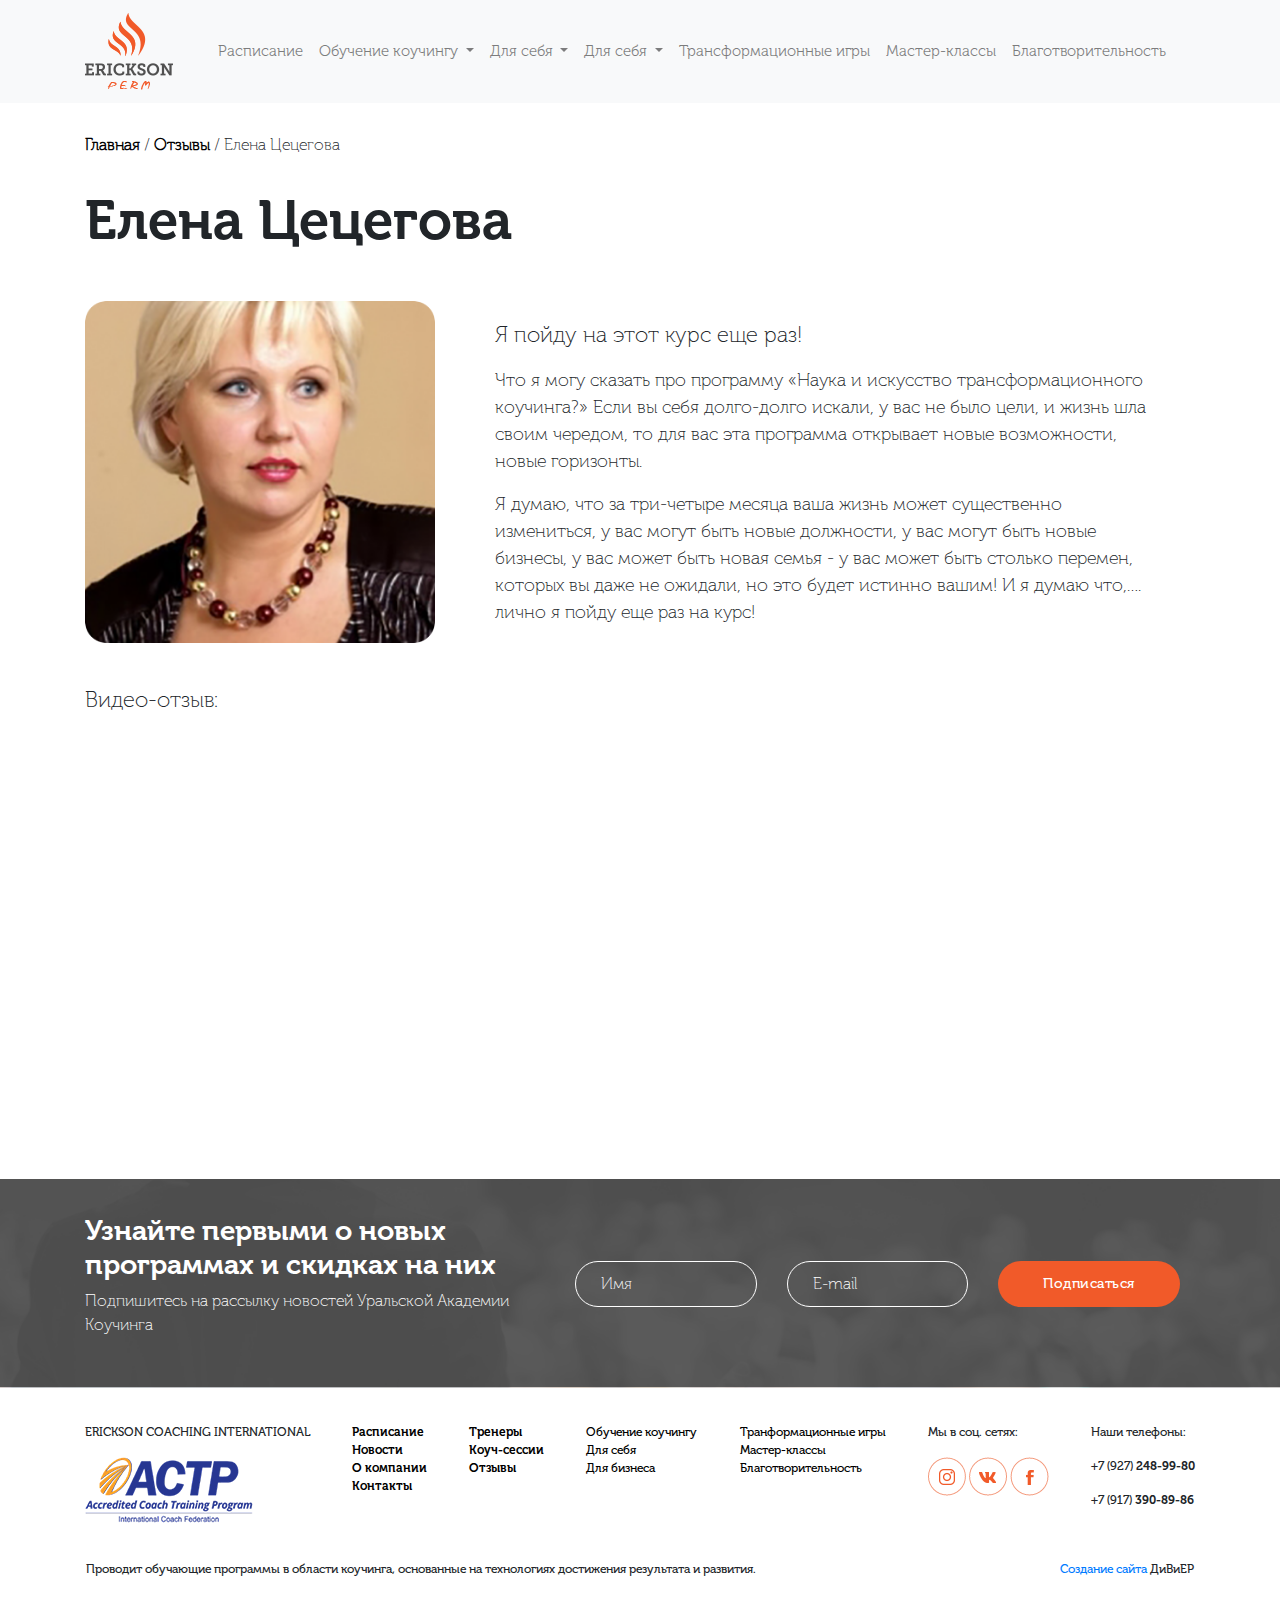
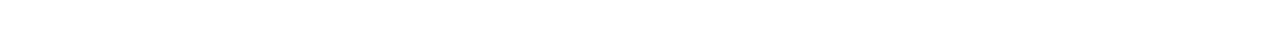
<file: reviews-detailed.html>
<!DOCTYPE html>
<html lang="ru">
<head>
    <meta charset="UTF-8">
    <!-- Required meta tags -->
    <meta name="viewport" content="width=device-width, initial-scale=1, shrink-to-fit=no">

    <!-- Bootstrap CSS -->
    <link rel="stylesheet" href="css/bootstrap.min.css">
    <!--    <link rel="stylesheet" href="fontawesome/css/all.css">-->
    <link rel="stylesheet" href="fontawesome/css/fontawesome.min.css">
    <link rel="stylesheet" href="css/style.css">

    <title>О компании</title>
</head>
<body>
<header>
    <nav class="navbar navbar-expand-lg navbar-light bg-light">
        <div class="container">
            <a class="navbar-brand" href="#">
                <img src="img/logo.png" alt="logo">
            </a>
            <button class="navbar-toggler" type="button" data-toggle="collapse" data-target="#navbarSupportedContent"
                    aria-controls="navbarSupportedContent" aria-expanded="false" aria-label="Toggle navigation">
                <span class="navbar-toggler-icon"></span>
            </button>

            <div class="collapse navbar-collapse" id="navbarSupportedContent">
                <ul class="navbar-nav ml-auto mr-auto">
                    <li class="nav-item">
                        <a class="nav-link" href="#">Расписание</a>
                    </li>
                    <li class="nav-item dropdown">
                        <a class="nav-link dropdown-toggle" href="#" id="navbarDropdown-lcouch" role="button"
                           data-toggle="dropdown" aria-haspopup="true" aria-expanded="false">
                            Обучение коучингу
                        </a>
                        <div class="dropdown-menu" aria-labelledby="navbarDropdown">
                            <a class="dropdown-item" href="#">О коучинге</a>
                            <a class="dropdown-item" href="#">Обучение коучингу. <br> Базовые программы</a>
                            <a class="dropdown-item" href="#">Обучение коучингу. <br> Спецкурсы</a>
                            <div class="dropdown-divider"></div>
                            <a class="dropdown-item" href="#">Something else here</a>
                        </div>
                    </li>
                    <li class="nav-item dropdown">
                        <a class="nav-link dropdown-toggle" href="#" id="navbarDropdown-fself" role="button"
                           data-toggle="dropdown" aria-haspopup="true" aria-expanded="false">
                            Для себя
                        </a>
                        <div class="dropdown-menu" aria-labelledby="navbarDropdown">
                            <a class="dropdown-item" href="#">О коучинге</a>
                            <a class="dropdown-item" href="#">Обучние коучингу. <br> Базовые программы</a>
                            <a class="dropdown-item" href="#">Обучние коучингу. <br> Спецкурсы</a>
                            <div class="dropdown-divider"></div>
                            <a class="dropdown-item" href="#">Something else here</a>
                        </div>
                    </li>
                    <li class="nav-item dropdown">
                        <a class="nav-link dropdown-toggle" href="#" id="navbarDropdown-fbusines" role="button"
                           data-toggle="dropdown" aria-haspopup="true" aria-expanded="false">
                            Для себя
                        </a>
                        <div class="dropdown-menu" aria-labelledby="navbarDropdown">
                            <a class="dropdown-item" href="#">О коучинге</a>
                            <a class="dropdown-item" href="#">Обучние коучингу. <br> Базовые программы</a>
                            <a class="dropdown-item" href="#">Обучние коучингу. <br> Спецкурсы</a>
                            <div class="dropdown-divider"></div>
                            <a class="dropdown-item" href="#">Something else here</a>
                        </div>
                    </li>
                    <li class="nav-item">
                        <a class="nav-link" href="#">Трансформационные игры</a>
                    </li>
                    <li class="nav-item">
                        <a class="nav-link" href="#">Мастер-классы</a>
                    </li>
                    <li class="nav-item">
                        <a class="nav-link" href="#">Благотворительность</a>
                    </li>
                </ul>
            </div>
        </div>
    </nav>
</header>

<section class="breadcr">
    <div class="breadcr-container container">
        <p id="breadcrumbs">
            <span>
                <span>
                    <a href="http://harmonyhere.ru/">Главная</a>
                    /
                    <a href="http://harmonyhere.ru/">Отзывы</a>
                    /
                    <span class="breadcrumb_last" aria-current="page">Елена Цецегова</span>
                </span>
            </span>
        </p>
    </div>
</section>

<section class="detailed-review">
    <div class="container">
        <div class="row">
            <div class="col">
                <h2>Елена Цецегова</h2>
            </div>
        </div>
        <div class="quote-block">
            <div class="row">
                <div class="col-xs-12 col-md-4">
                    <img src="img/reviews/avatar.png" alt="Photo">
                </div>
                <div class="col-xs-12 col-md-8">
                    <div class="quote-block__text">
                        <div class="wrapper">
                            <p class="detailed-review__subHeader">Я пойду на этот курс еще раз!</p>
                            <p>Что я могу сказать про программу «Наука и искусство трансформационного
                                коучинга?» Если вы себя долго-долго искали, у вас не было цели, и жизнь шла
                                своим чередом, то для вас эта программа открывает новые возможности,
                                новые горизонты. </p>
                            <p>
                                Я думаю, что за три-четыре месяца ваша жизнь может существенно
                                измениться, у вас могут быть новые должности, у вас могут быть новые
                                бизнесы, у вас может быть новая семья - у вас может быть столько перемен,
                                которых вы даже не ожидали, но это будет истинно вашим! И я думаю что,….
                                лично я пойду еще раз на курс!</p>
                        </div>
                    </div>
                </div>
            </div>
        </div>
        <div class="row">
            <div class="col-12">
                <p class="detailed-review__subHeader">Видео-отзыв:</p>
            </div>
            <div class="col-12">
                <div class="video-container">
                    <iframe width="100%" height="315" src="https://www.youtube.com/embed/ScMzIvxBSi4" frameborder="0"
                            allow="accelerometer; autoplay; clipboard-write; encrypted-media; gyroscope; picture-in-picture"
                            allowfullscreen></iframe>
                </div>
            </div>
        </div>
    </div>
</section>

<section class="form-1">
    <div class="container">
        <div class="row">
            <div class="col-xs-12 col-lg-5">
                <div class="text">
                    <h3>Узнайте первыми о новых
                        программах и скидках на них</h3>
                    <p>Подпишитесь на рассылку новостей Уральской Академии Коучинга</p>
                </div>
            </div>
            <div class="col-xs-12 col-lg-7">
                <div class="inputs-section">
                    <div class="row w-100">
                        <div class="col-xs-12 col-lg-4">
                            <input type="text" placeholder="Имя"/>
                        </div>
                        <div class="col-xs-12 col-lg-4">
                            <input type="email" placeholder="E-mail"/>
                        </div>
                        <div class="col-xs-12 col-lg-4">
                            <button href="#" class="btn-orange">Подписаться</button>
                        </div>
                    </div>
                </div>
            </div>
        </div>
    </div>
</section>

<footer>
    <div class="container">
        <div class="content">
            <div class="f-row row mx-0">
                <div class="col-xs-12">
                    <div class="logo-footer">
                        <p>ERICKSON COACHING INTERNATIONAL</p>
                        <img src="img/footer/logo-footer.png">
                    </div>
                </div>
                <div class="col-xs-12">
                    <div class="list1">
                        <a href="#">Расписание</a>
                        <a href="#">Новости</a>
                        <a href="#">О компании</a>
                        <a href="#">Контакты</a>
                    </div>
                </div>
                <div class="col-xs-12">
                    <div class="list2">
                        <a href="#">Тренеры</a>
                        <a href="#">Коуч-сессии</a>
                        <a href="#">Отзывы</a>
                    </div>
                </div>
                <div class="col-xs-12">
                    <div class="list3">
                        <a href="#">Обучение коучингу</a>
                        <a href="#">Для себя</a>
                        <a href="#">Для бизнеса</a>
                    </div>
                </div>
                <div class="col-xs-12">
                    <div class="list4">
                        <a href="#">Транформационные игры</a>
                        <a href="#">Мастер-классы</a>
                        <a href="#">Благотворительность</a>
                    </div>
                </div>
                <div class="col-xs-12">
                    <div class="list5">
                        <p>Мы в соц. сетях:</p>
                        <div class="social">
                            <img src="img/footer/inst.png">
                            <img src="img/footer/vk.png">
                            <img src="img/footer/fb.png">
                        </div>
                    </div>
                </div>
                <div class="col-xs-12">
                    <div class="list6">
                        <p>Наши телефоны:</p>
                        <p>+7 (927) <span>248-99-80</span></p>
                        <p>+7 (917) <span>390-89-86</span></p>
                    </div>
                </div>

            </div>
            <div class="row px-3 justify-content-between text-center">
                <div class="col-xs-12">
                    <p class="mb-4">Проводит обучающие программы в области коучинга, основанные на технологиях
                        достижения
                        результата и
                        развития.</p>
                </div>
                <div class="col-xs-12">
                    <p><a href="#">Создание сайта</a> ДиВиЕР</p>
                </div>
            </div>
        </div>
    </div>
</footer>


<!-- Optional JavaScript -->
<!-- jQuery first, then Popper.js, then Bootstrap JS -->
<script src="https://code.jquery.com/jquery-3.5.1.slim.min.js"
        integrity="sha384-DfXdz2htPH0lsSSs5nCTpuj/zy4C+OGpamoFVy38MVBnE+IbbVYUew+OrCXaRkfj"
        crossorigin="anonymous"></script>
<script src="https://cdn.jsdelivr.net/npm/popper.js@1.16.1/dist/umd/popper.min.js"
        integrity="sha384-9/reFTGAW83EW2RDu2S0VKaIzap3H66lZH81PoYlFhbGU+6BZp6G7niu735Sk7lN"
        crossorigin="anonymous"></script>
<script src="js/bootstrap.min.js"></script>
<script src="fontawesome/js/all.js"></script>
</body>
</html>
</file>
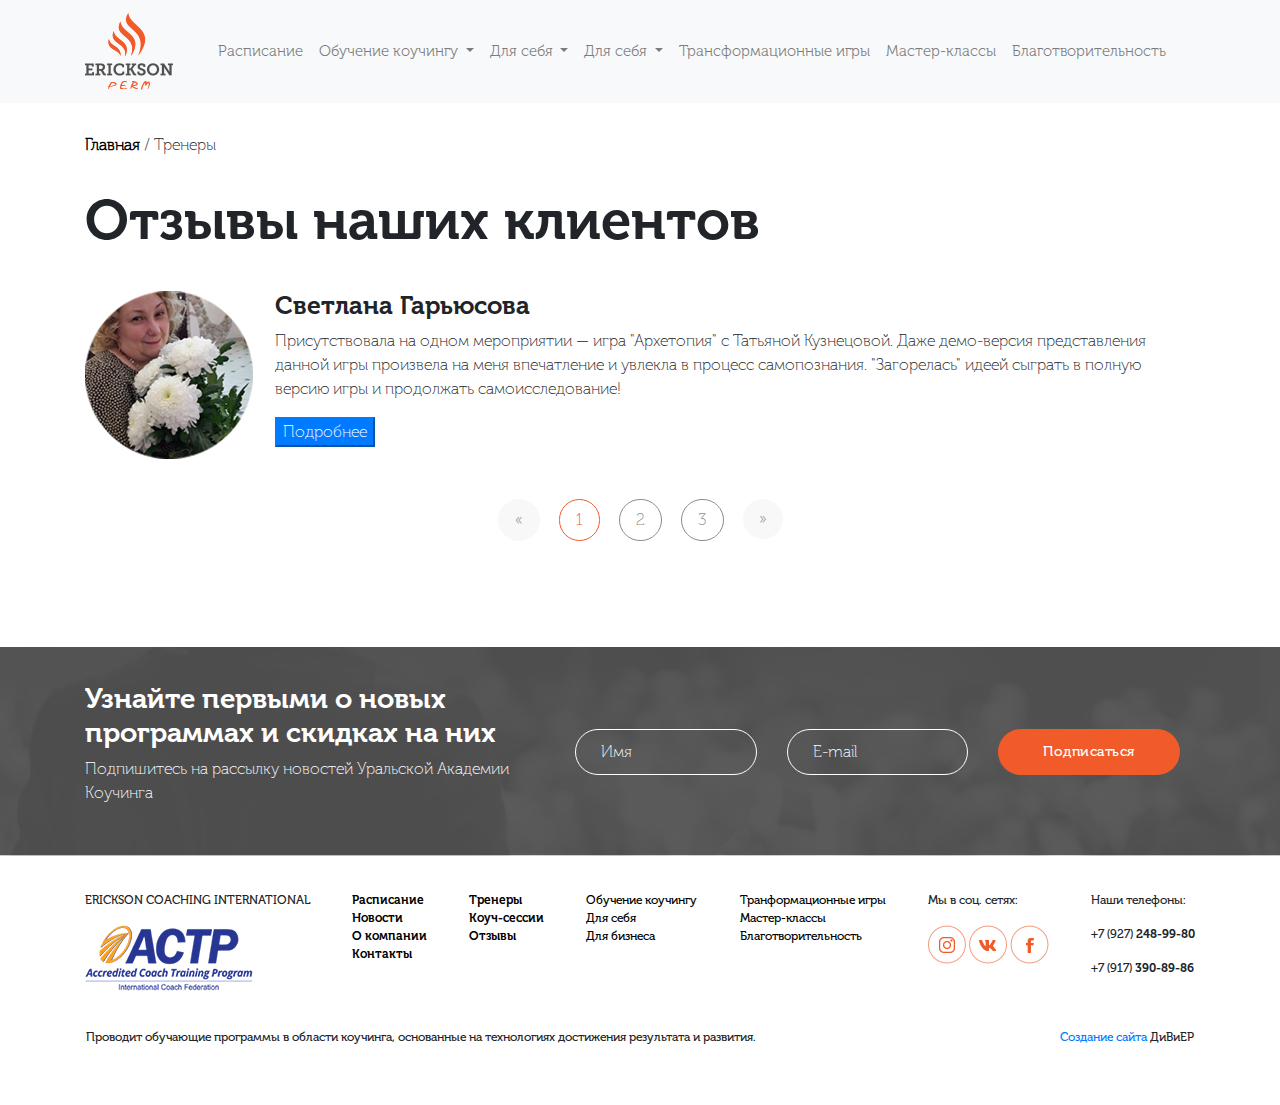
<file: reviews.html>
<!DOCTYPE html>
<html lang="ru">
<head>
    <meta charset="UTF-8">
    <!-- Required meta tags -->
    <meta name="viewport" content="width=device-width, initial-scale=1, shrink-to-fit=no">

    <!-- Bootstrap CSS -->
    <link rel="stylesheet" href="css/bootstrap.min.css">
    <!--    <link rel="stylesheet" href="fontawesome/css/all.css">-->
    <link rel="stylesheet" href="fontawesome/css/fontawesome.min.css">
    <link rel="stylesheet" href="css/style.css">

    <title>Трансформационные игры</title>
</head>
<body>
<header>
    <nav class="navbar navbar-expand-lg navbar-light bg-light">
        <div class="container">
            <a class="navbar-brand" href="#">
                <img src="img/logo.png" alt="logo">
            </a>
            <button class="navbar-toggler" type="button" data-toggle="collapse" data-target="#navbarSupportedContent"
                    aria-controls="navbarSupportedContent" aria-expanded="false" aria-label="Toggle navigation">
                <span class="navbar-toggler-icon"></span>
            </button>

            <div class="collapse navbar-collapse" id="navbarSupportedContent">
                <ul class="navbar-nav ml-auto mr-auto">
                    <li class="nav-item">
                        <a class="nav-link" href="#">Расписание</a>
                    </li>
                    <li class="nav-item dropdown">
                        <a class="nav-link dropdown-toggle" href="#" id="navbarDropdown-lcouch" role="button"
                           data-toggle="dropdown" aria-haspopup="true" aria-expanded="false">
                            Обучение коучингу
                        </a>
                        <div class="dropdown-menu" aria-labelledby="navbarDropdown">
                            <a class="dropdown-item" href="#">О коучинге</a>
                            <a class="dropdown-item" href="#">Обучение коучингу. <br> Базовые программы</a>
                            <a class="dropdown-item" href="#">Обучение коучингу. <br> Спецкурсы</a>
                            <div class="dropdown-divider"></div>
                            <a class="dropdown-item" href="#">Something else here</a>
                        </div>
                    </li>
                    <li class="nav-item dropdown">
                        <a class="nav-link dropdown-toggle" href="#" id="navbarDropdown-fself" role="button"
                           data-toggle="dropdown" aria-haspopup="true" aria-expanded="false">
                            Для себя
                        </a>
                        <div class="dropdown-menu" aria-labelledby="navbarDropdown">
                            <a class="dropdown-item" href="#">О коучинге</a>
                            <a class="dropdown-item" href="#">Обучние коучингу. <br> Базовые программы</a>
                            <a class="dropdown-item" href="#">Обучние коучингу. <br> Спецкурсы</a>
                            <div class="dropdown-divider"></div>
                            <a class="dropdown-item" href="#">Something else here</a>
                        </div>
                    </li>
                    <li class="nav-item dropdown">
                        <a class="nav-link dropdown-toggle" href="#" id="navbarDropdown-fbusines" role="button"
                           data-toggle="dropdown" aria-haspopup="true" aria-expanded="false">
                            Для себя
                        </a>
                        <div class="dropdown-menu" aria-labelledby="navbarDropdown">
                            <a class="dropdown-item" href="#">О коучинге</a>
                            <a class="dropdown-item" href="#">Обучние коучингу. <br> Базовые программы</a>
                            <a class="dropdown-item" href="#">Обучние коучингу. <br> Спецкурсы</a>
                            <div class="dropdown-divider"></div>
                            <a class="dropdown-item" href="#">Something else here</a>
                        </div>
                    </li>
                    <li class="nav-item">
                        <a class="nav-link" href="#">Трансформационные игры</a>
                    </li>
                    <li class="nav-item">
                        <a class="nav-link" href="#">Мастер-классы</a>
                    </li>
                    <li class="nav-item">
                        <a class="nav-link" href="#">Благотворительность</a>
                    </li>
                </ul>
            </div>
        </div>
    </nav>
</header>

<section class="breadcr">
    <div class="breadcr-container container">
        <p id="breadcrumbs">
            <span>
                <span>
                    <a href="http://harmonyhere.ru/">Главная</a>
                    /
                    <span class="breadcrumb_last" aria-current="page">Тренеры</span>
                </span>
            </span>
        </p>
    </div>
</section>

<section class="reviews-page">
    <div class="container">
        <div class="page__header">
            <div class="row">
                <div class="col-xs-12 col-md-12">
                    <h2>Отзывы наших клиентов</h2>
                </div>
            </div>
        </div>

        <div class="reviews-block">
            <div class="row">
                <div class="col-xs-12 col-md-12">
                    <div class="single-review">
                        <div class="row single-review-container">
                            <div class="col-xs-12 col-md-2 coach-avatar">
                                <img src="img/coaches/coach-avatar.png" alt="Photo">
                            </div>
                            <div class="col-xs-12 col-md-10 coach-details">
                                <h5>Светлана Гарьюсова</h5>
                                <p>Присутствовала на одном мероприятии — игра "Архетопия" с Татьяной Кузнецовой. Даже демо-версия представления
данной игры произвела на меня впечатление и увлекла в процесс самопознания. "Загорелась" идеей сыграть в полную
версию игры и продолжать самоисследование!</p>
                                <button class="btn-primary">Подробнее</button>
                            </div>
                        </div>
                    </div>
                </div>
            </div>
        </div>

        <div class="pagination-block">
            <nav aria-label="Page navigation example">
                <ul class="pagination">
                    <li class="page-item disabled prev-btn">
                        <a class="page-link" href="#" aria-label="Previous"
                           style="border-color: #f8f8f8; background-color: #f8f8f8;">
                            <span aria-hidden="true">&laquo;</span>
                            <span class="sr-only">Previous</span>
                        </a>
                    </li>
                    <li class="page-item active"><a class="page-link" href="#">1</a></li>
                    <li class="page-item"><a class="page-link" href="#">2</a></li>
                    <li class="page-item"><a class="page-link" href="#">3</a></li>
                    <li class="page-item next-btn">
                        <a class="page-link" href="#" aria-label="Next" style="border: 0; background-color: #f8f8f8;">
                            <span aria-hidden="true">&raquo;</span>
                            <span class="sr-only">Next</span>
                        </a>
                    </li>
                </ul>
            </nav
        </div>
    </div>
</section>


<section class="form-1">
    <div class="container">
        <div class="row">
            <div class="col-xs-12 col-lg-5">
                <div class="text">
                    <h3>Узнайте первыми о новых
                        программах и скидках на них</h3>
                    <p>Подпишитесь на рассылку новостей Уральской Академии Коучинга</p>
                </div>
            </div>
            <div class="col-xs-12 col-lg-7">
                <div class="inputs-section">
                    <div class="row w-100">
                        <div class="col-xs-12 col-lg-4">
                            <input type="text" placeholder="Имя"/>
                        </div>
                        <div class="col-xs-12 col-lg-4">
                            <input type="email" placeholder="E-mail"/>
                        </div>
                        <div class="col-xs-12 col-lg-4">
                            <button href="#" class="btn-orange">Подписаться</button>
                        </div>
                    </div>
                </div>
            </div>
        </div>
    </div>
</section>

<footer>
    <div class="container">
        <div class="content">
            <div class="f-row row mx-0">
                <div class="col-xs-12">
                    <div class="logo-footer">
                        <p>ERICKSON COACHING INTERNATIONAL</p>
                        <img src="img/footer/logo-footer.png">
                    </div>
                </div>
                <div class="col-xs-12">
                    <div class="list1">
                        <a href="#">Расписание</a>
                        <a href="#">Новости</a>
                        <a href="#">О компании</a>
                        <a href="#">Контакты</a>
                    </div>
                </div>
                <div class="col-xs-12">
                    <div class="list2">
                        <a href="#">Тренеры</a>
                        <a href="#">Коуч-сессии</a>
                        <a href="#">Отзывы</a>
                    </div>
                </div>
                <div class="col-xs-12">
                    <div class="list3">
                        <a href="#">Обучение коучингу</a>
                        <a href="#">Для себя</a>
                        <a href="#">Для бизнеса</a>
                    </div>
                </div>
                <div class="col-xs-12">
                    <div class="list4">
                        <a href="#">Транформационные игры</a>
                        <a href="#">Мастер-классы</a>
                        <a href="#">Благотворительность</a>
                    </div>
                </div>
                <div class="col-xs-12">
                    <div class="list5">
                        <p>Мы в соц. сетях:</p>
                        <div class="social">
                            <img src="img/footer/inst.png">
                            <img src="img/footer/vk.png">
                            <img src="img/footer/fb.png">
                        </div>
                    </div>
                </div>
                <div class="col-xs-12">
                    <div class="list6">
                        <p>Наши телефоны:</p>
                        <p>+7 (927) <span>248-99-80</span></p>
                        <p>+7 (917) <span>390-89-86</span></p>
                    </div>
                </div>

            </div>
            <div class="row px-3 justify-content-between text-center">
                <div class="col-xs-12">
                    <p class="mb-4">Проводит обучающие программы в области коучинга, основанные на технологиях
                        достижения
                        результата и
                        развития.</p>
                </div>
                <div class="col-xs-12">
                    <p><a href="#">Создание сайта</a> ДиВиЕР</p>
                </div>
            </div>
        </div>
    </div>
</footer>


<!-- Optional JavaScript -->
<!-- jQuery first, then Popper.js, then Bootstrap JS -->
<script src="https://code.jquery.com/jquery-3.5.1.slim.min.js"
        integrity="sha384-DfXdz2htPH0lsSSs5nCTpuj/zy4C+OGpamoFVy38MVBnE+IbbVYUew+OrCXaRkfj"
        crossorigin="anonymous"></script>
<script src="https://cdn.jsdelivr.net/npm/popper.js@1.16.1/dist/umd/popper.min.js"
        integrity="sha384-9/reFTGAW83EW2RDu2S0VKaIzap3H66lZH81PoYlFhbGU+6BZp6G7niu735Sk7lN"
        crossorigin="anonymous"></script>
<script src="js/bootstrap.min.js"></script>
<script src="fontawesome/js/all.js"></script>
</body>
</html>
</file>
<file: css/style.css>
@font-face {
  font-family: "MuseoCyrl900";
  src: url("/fonts/MuseoCyrl900.otf");
}
@font-face {
  font-family: "MuseoCyrl700";
  src: url("/fonts/MuseoCyrl700.otf");
}
@font-face {
  font-family: "MuseoCyrl500";
  src: url("/fonts/MuseoCyrl500.otf");
}
@font-face {
  font-family: "MuseoCyrl300";
  src: url("/fonts/MuseoCyrl300.otf");
}
@font-face {
  font-family: "MuseoCyrl100";
  src: url("/fonts/MuseoCyrl100.otf");
}
.btn-orange {
  border-radius: 25px;
  background-color: #e9f1f7;
  font-size: 14px;
  font-family: "MuseoCyrl500", serif;
  letter-spacing: 0.5px;
  width: 100%;
  height: 100%;
  border: none;
  background-color: #f15a29;
  color: white;
}
@media screen and (max-width: 375px) {
  .btn-orange {
    font-size: 10px;
    padding: 5px 25px;
  }
}
.btn-orange:hover {
  color: #ffffff;
}

.btn-grey {
  border-radius: 25px;
  background-color: #e9f1f7;
  font-size: 14px;
  font-family: "MuseoCyrl500", serif;
  letter-spacing: 0.5px;
  width: 100%;
  height: 100%;
  border: none;
  background-color: #515151;
  color: white;
}
@media screen and (max-width: 375px) {
  .btn-grey {
    font-size: 10px;
    padding: 5px 25px;
  }
}

.color-orange {
  font-family: "MuseoCyrl500", serif;
  color: #f15a29;
  display: flex;
  flex-direction: row;
  justify-content: flex-start;
}

.color-black {
  font-family: "MuseoCyrl500", serif;
  color: #000000;
  display: flex;
  flex-direction: row;
  justify-content: flex-end;
}

header a {
  color: black;
  font-family: "MuseoCyrl300", serif;
  font-size: 15px;
}
header a :hover {
  color: #f15a29;
}

footer .content {
  margin-top: 35px;
  margin-bottom: 35px;
  font-size: 12px;
  font-family: "MuseoCyrl500", serif;
}
footer .content .f-row {
  margin-bottom: 35px;
  display: flex;
  flex-direction: row;
  justify-content: space-between;
}
footer .content .f-row .list1 {
  font-family: "MuseoCyrl700", serif;
  display: flex;
  flex-direction: column;
}
footer .content .f-row .list2 {
  font-family: "MuseoCyrl700", serif;
  display: flex;
  flex-direction: column;
}
footer .content .f-row .list3 {
  display: flex;
  flex-direction: column;
}
footer .content .f-row .list4 {
  display: flex;
  flex-direction: column;
}
footer .content .f-row .list5 {
  display: flex;
  flex-direction: column;
}
footer .content .f-row .list6 {
  display: flex;
  flex-direction: column;
}
footer .content .f-row .list6 span {
  font-family: "MuseoCyrl700", serif;
}
footer .content .f-row .list6 .social {
  display: flex;
}
footer .content .f-row a {
  color: black;
}
footer .content .s-row {
  display: flex;
  flex-direction: row;
  justify-content: space-between;
  padding-top: 25px;
  padding-bottom: 25px;
}
footer .content .s-row a {
  text-decoration: underline;
  color: #f15a29;
}

@media (max-width: 992px) {
  footer .content .f-row {
    display: flex;
    flex-direction: row !important;
    flex-wrap: wrap;
  }
  footer .content .f-row .logo-footer {
    display: flex;
    flex-wrap: wrap;
    flex-direction: row;
    justify-content: center;
  }
  footer .content .f-row .list1, footer .content .f-row .list2 {
    width: 25%;
    font-size: 12px;
    margin-top: 15px;
    padding-top: 15px;
    display: flex;
    flex-direction: column !important;
    justify-content: space-between;
  }
  footer .content .f-row .list5, footer .content .f-row .list6, footer .content .f-row .list3, footer .content .f-row .list4 {
    width: 25%;
    margin-top: 15px;
    display: flex;
    flex-direction: column;
    justify-content: space-around;
  }
  footer .content .f-row .list5 p, footer .content .f-row .list6 p, footer .content .f-row .list3 p, footer .content .f-row .list4 p {
    margin-bottom: 5px;
  }
  footer .content .f-row .social {
    display: flex;
  }
  footer .content .f-row .social img {
    margin-right: 10px;
  }
}
@media (max-width: 768px) {
  footer .content {
    margin-top: 15px;
    margin-bottom: 0;
  }
  footer .content .f-row {
    display: flex;
    flex-direction: row !important;
    flex-wrap: wrap;
  }
  footer .content .f-row .logo-footer {
    width: 100%;
    display: flex;
    justify-content: center;
    align-items: center;
  }
  footer .content .f-row .list1, footer .content .f-row .list2, footer .content .f-row .list3, footer .content .f-row .list4 {
    width: 100%;
    font-size: 12px;
    margin-top: 15px;
    padding-top: 15px;
    display: flex;
    flex-direction: column !important;
    justify-content: space-between;
  }
  footer .content .f-row .list5, footer .content .f-row .list6 {
    width: 100%;
    margin-top: 15px;
    display: flex;
    flex-direction: column;
    align-items: center;
    justify-content: space-around;
  }
  footer .content .f-row .list5 p, footer .content .f-row .list6 p {
    margin-bottom: 5px;
  }
  footer .content .f-row .social {
    display: flex;
  }
  footer .content .f-row .social img {
    margin-right: 10px;
  }
}
@media screen and (max-width: 375px) {
  footer .content {
    margin-top: 15px;
    margin-bottom: 0;
  }
  footer .content .f-row {
    margin-bottom: 20px;
    align-items: center;
    text-align: center;
    display: flex;
    flex-direction: column !important;
    flex-wrap: wrap;
  }
  footer .content .f-row .logo-footer {
    margin-bottom: 15px;
    margin-top: 15px;
  }
  footer .content .f-row .logo-footer p {
    font-size: 12px;
  }
  footer .content .f-row .logo-footer img {
    margin-bottom: 15px;
  }
  footer .content .f-row .list1, footer .content .f-row .list2, footer .content .f-row .list3, footer .content .f-row .list4, footer .content .f-row .list5, footer .content .f-row .list6 {
    font-size: 12px;
    margin-top: 15px;
    padding-top: 15px;
    display: flex;
    justify-content: space-between;
  }
  footer .content .f-row .list1, footer .content .f-row .list2 {
    margin: 0;
    padding: 0;
  }
  footer .content .f-row .list3 {
    margin: 0;
  }
  footer .content .f-row .list4 {
    margin: 0;
    padding: 0;
  }
  footer .content .f-row .social {
    display: flex;
  }
  footer .content .s-row {
    padding-left: 15px;
    padding-right: 15px;
    text-align: center;
  }
  footer .content .s-row p {
    font-size: 12px;
  }
}
.breadcr {
  margin: 30px 0;
  font-family: "MuseoCyrl100", serif;
}
.breadcr a {
  text-decoration: none;
  font-weight: bold;
  color: black;
}
.breadcr p {
  margin: 0;
}

.pagination-block {
  display: flex;
  justify-content: center;
  align-items: center;
  margin-top: 40px;
}
.pagination-block .page-item {
  margin: 0 10px;
}
.pagination-block .page-item .page-link {
  color: #8c8c8c;
  background-color: white;
  border-color: #8c8c8c;
  border-radius: 27px;
  padding: 0.625rem 1rem;
}
.pagination-block .page-item .page-link:hover {
  background-color: #f15a29;
  border-color: #f15a29;
  color: white;
}
.pagination-block .page-item + .active .page-link {
  color: #f15a29;
  border-color: #f15a29;
}
.pagination-block .page-item + .active .page-link:hover {
  background-color: #f15a29;
  color: white;
}
.pagination-block .next-btn:hover .page-link {
  border: 1px solid #f15a29 !important;
  background-color: white !important;
  color: #f15a29;
}
.pagination-block .next-prev:hover .page-link {
  border-color: #f15a29 !important;
  background-color: white !important;
  color: #f15a29;
}

.main {
  background-image: url("../img/bg-main.png");
  background-position: center center;
  background-repeat: no-repeat;
  background-size: cover;
  display: flex;
  align-items: center;
}
@media (min-width: 992px) {
  .main {
    height: 680px;
  }
}
.main h1 {
  color: #ffffff;
  font-family: "MuseoCyrl700", serif;
}
.main p {
  color: #ffffff;
  font-family: "MuseoCyrl500", serif;
}
.main a {
  margin-top: 50px;
  border-radius: 25px;
  background-color: #e9f1f7;
  font-family: "MuseoCyrl500", serif;
  letter-spacing: 0.5px;
  padding: 10px 35px;
}

@media (max-width: 992px) {
  .main .col-lg-7 {
    padding-top: 35px;
  }
  .main a {
    margin-bottom: 35px;
  }
}
@media (max-width: 768px) {
  .main .col-lg-7 {
    padding-top: 15px;
  }
  .main a {
    margin-bottom: 15px;
  }
}
@media screen and (max-width: 375px) {
  .main .col-lg-7 h1 {
    font-size: 20px;
    padding-top: 25px;
    padding-bottom: 15px;
  }
  .main .col-lg-7 p {
    font-size: 10px;
  }
  .main a {
    margin-top: 25px !important;
    margin-bottom: 25px;
    font-size: 10px !important;
    padding: 5px 18px !important;
  }
}
.representation {
  background-image: url("../img/bg-representation.png");
  background-position: center center;
  background-repeat: no-repeat;
  background-size: cover;
  padding-top: 35px;
  padding-bottom: 35px;
  display: flex;
  flex-direction: row;
  align-items: center;
}
.representation .f-row {
  display: flex;
  flex-direction: row;
  align-items: center;
}
.representation .f-row h2 {
  color: #000000;
  width: 100%;
  margin-top: 8px;
  font-family: "MuseoCyrl700", serif;
}
.representation .s-row {
  margin-top: 38px;
}
.representation .s-row h3 {
  font-size: 45px;
}
.representation .s-row p {
  color: #000000;
  font-size: 35px;
  margin-top: 26px;
  font-family: "MuseoCyrl100", serif;
}
.representation .s-row b {
  font-family: "MuseoCyrl700", serif;
}

@media screen and (max-width: 375px) {
  .representation {
    padding-top: 25px;
    padding-bottom: 25px;
    padding-left: 15px;
    padding-right: 15px;
  }
  .representation .f-row h2 {
    font-size: 20px;
    width: 100%;
  }
  .representation .s-row h3 {
    font-size: 18px;
  }
  .representation .s-row p {
    margin-top: 15px;
    font-size: 15px;
  }
}
.couching {
  background-image: url("../img/bg-couch.png");
  background-position: center center;
  background-repeat: no-repeat;
  background-size: cover;
  display: flex;
  align-items: center;
  padding-top: 35px;
  padding-bottom: 35px;
}
.couching .f-row h2 {
  font-size: 55px;
  font-family: "MuseoCyrl700", serif;
}
.couching .f-row h5 {
  font-size: 25px;
  font-family: "MuseoCyrl500", serif;
}
.couching .row-blocks {
  display: flex;
}
.couching .row-blocks .couch-card {
  height: 350px;
  border: 30px solid #ed700b;
  border-image: url("../img/border-card.png") 20 round round;
  opacity: 0.8;
  margin-top: 65px;
  position: center;
  display: flex;
  flex-direction: column;
}
.couching .row-blocks .couch-card .card-img {
  text-align: center;
}
.couching .row-blocks .couch-card .card-img img {
  width: 100%;
}
.couching .row-blocks .couch-card .card-img .card-name {
  margin-top: 15px;
  text-transform: uppercase;
  font-family: "MuseoCyrl500", serif;
}
.couching .row-blocks .couch-card .text-center {
  display: flex;
  flex-direction: column;
}
.couching .row-blocks .couch-card .text-center .card-text {
  font-family: "MuseoCyrl100", serif;
}

@media (max-width: 992px) {
  .couching .row-blocks {
    display: flex;
    justify-content: space-around;
    flex-wrap: wrap;
  }
  .couching .row-blocks .col-lg-3 {
    margin-top: 10px;
    margin-bottom: 10px;
    width: 50%;
  }
}
@media (max-width: 768px) {
  .couching .row-blocks {
    display: flex;
    justify-content: space-around;
    flex-wrap: wrap;
  }
  .couching .row-blocks .col-lg-3 {
    margin-top: 10px;
    margin-bottom: 10px;
    width: 50%;
  }
}
@media screen and (max-width: 375px) {
  .couching {
    padding-top: 25px;
    padding-bottom: 25px;
    padding-left: 15px;
    padding-right: 15px;
  }
  .couching .f-row h2 {
    font-size: 20px;
  }
  .couching .f-row h5 {
    font-size: 12px;
  }
  .couching .row-blocks {
    display: flex;
    justify-content: center;
  }
  .couching .row-blocks .col-lg-3 {
    display: flex;
    justify-content: center;
    margin-top: 10px;
    margin-bottom: 10px;
  }
  .couching .row-blocks .col-lg-3 .couch-card {
    margin-top: 15px;
    width: 100%;
    height: 100%;
  }
  .couching .row-blocks .col-lg-3 .couch-card .card-img {
    display: flex;
    flex-direction: column;
  }
  .couching .row-blocks .col-lg-3 .couch-card .card-img img {
    width: 100%;
  }
  .couching .row-blocks .col-lg-3 .couch-card .card-img .card-name {
    font-size: 15px;
  }
  .couching .row-blocks .col-lg-3 .couch-card .text-center .card-text {
    font-size: 12px;
  }
}
.our-programs {
  background-image: url("../img/bg-programs.png");
  background-position: center center;
  background-repeat: no-repeat;
  background-size: cover;
  display: flex;
  align-items: center;
  padding-top: 35px;
  padding-bottom: 35px;
}
.our-programs .row > div {
  margin-top: 35px;
}
.our-programs .name h2 {
  font-size: 55px;
  font-family: "MuseoCyrl700", serif;
  margin-bottom: 25px;
}
.our-programs .programs {
  display: flex;
  flex-wrap: wrap;
}
.our-programs .programs .col-lg-4 {
  margin-bottom: 15px;
}
.our-programs .programs .col-lg-4 .program-card {
  height: 100%;
  display: flex;
  flex-direction: column;
  justify-content: space-between;
}
.our-programs .programs .col-lg-4 .program-card .photo img {
  width: 100%;
}
.our-programs .programs .col-lg-4 .program-card .text {
  padding: 25px 15px 0 15px;
}
.our-programs .programs .col-lg-4 .program-card .text h5 {
  font-family: "MuseoCyrl500", serif;
  text-transform: uppercase;
}
.our-programs .programs .col-lg-4 .program-card .text p {
  font-family: "MuseoCyrl100", serif;
}
.our-programs .programs .col-lg-4 .program-card .text a {
  color: #f15a29;
  text-decoration: underline;
}
.our-programs .programs .col-lg-4 .program-card .buttons {
  display: flex;
  justify-content: flex-start;
  padding: 25px 15px 0 15px;
}
.our-programs .programs .col-lg-4 .program-card .buttons a:last-child {
  margin-left: 20px;
}

@media screen and (max-width: 375px) {
  .our-programs {
    padding-top: 25px;
    padding-bottom: 25px;
  }
  .our-programs .name h2 {
    font-size: 20px;
    margin-bottom: 5px;
  }
  .our-programs .col-lg-4 {
    margin-top: 15px !important;
  }
  .our-programs .col-lg-4 .program-card .photo img {
    width: 100%;
  }
  .our-programs .col-lg-4 .program-card .text h5 {
    font-size: 12px;
  }
  .our-programs .col-lg-4 .program-card .text p, .our-programs .col-lg-4 .program-card .text a {
    font-size: 12px;
  }
  .our-programs .col-lg-4 .program-card .buttons {
    padding: 15px 5px 0 5px;
  }
  .our-programs .col-lg-4 .program-card .buttons a {
    font-size: 12px;
  }
}
.study {
  background-image: url("../img/study/bg-study.png");
  background-position: center center;
  background-repeat: no-repeat;
  background-size: cover;
  display: flex;
  align-items: center;
  padding-top: 35px;
  padding-bottom: 35px;
}
.study .row {
  margin-bottom: 30px;
}
.study .name h2 {
  color: white;
  font-size: 55px;
  font-family: "MuseoCyrl700", serif;
  margin-bottom: 25px;
}
.study .study-card {
  background-color: #e8e8e8;
  display: flex;
  flex-direction: column;
  position: center;
  padding: 25px;
  height: 100%;
}
.study .study-card .photo-name {
  text-transform: uppercase;
  display: flex;
  align-items: center;
}
.study .study-card .photo-name img {
  width: 85px;
}
.study .study-card .photo-name p {
  font-family: "MuseoCyrl500", serif;
  padding-left: 24px;
  margin-bottom: 0;
}
.study .study-card .list-card {
  font-family: "MuseoCyrl100", serif;
  margin-top: 10px;
}
.study .study-card .list-card a {
  color: black;
  text-decoration: underline;
  margin-top: 10px;
  display: block;
}

@media (max-width: 992px) {
  .study .col-lg-4 {
    margin-bottom: 15px;
  }
}
@media (max-width: 768px) {
  .study .col-lg-4 {
    margin-bottom: 15px;
  }
}
@media screen and (max-width: 375px) {
  .study {
    padding-top: 25px;
    padding-bottom: 25px;
  }
  .study .row {
    margin-bottom: 10px;
  }
  .study .name h2 {
    font-size: 20px;
  }
  .study .col-lg-4 {
    margin-bottom: 15px;
  }
  .study .col-lg-4 .study-card .photo-name img {
    width: 65px;
  }
  .study .col-lg-4 .study-card .photo-name p {
    font-size: 15px;
  }
  .study .col-lg-4 .study-card .list-card a {
    font-size: 12px;
  }
}
.near-date {
  background-image: url("../img/near-date/bg-near-date.png");
  background-position: center center;
  background-repeat: no-repeat;
  background-size: cover;
  display: flex;
  align-items: center;
  padding-top: 35px;
  padding-bottom: 35px;
}
.near-date .name h2 {
  color: black;
  font-size: 55px;
  font-family: "MuseoCyrl700", serif;
  margin-bottom: 25px;
}
.near-date .card-date {
  height: 100%;
  background-color: white;
  display: flex;
  flex-direction: column;
  justify-content: space-between;
  border: 1px solid #f15a29;
}
.near-date .card-date .card-date-label {
  border-radius: 0 0 15px 0;
  background-color: #818181;
  margin-bottom: 10px;
  width: 35%;
  color: white;
  display: flex;
  justify-content: center;
  align-items: center;
  padding-top: 6px;
  padding-bottom: 6px;
}
.near-date .card-date .card-date-label p {
  margin-bottom: 0;
}
.near-date .card-date .date {
  background-color: #f7f7f7;
  display: flex;
  justify-content: space-between;
  align-items: center;
  text-align: center;
  padding: 10px;
  width: 100%;
}
.near-date .card-date .date p {
  margin-bottom: 0;
}
.near-date .card-date .card-text {
  padding-top: 15px;
  padding-left: 15px;
}
.near-date .card-date .card-text h5 {
  font-family: "MuseoCyrl500", serif;
  text-transform: uppercase;
}
.near-date .card-date .card-text p {
  font-family: "MuseoCyrl100", serif;
}
.near-date .card-date .teach {
  margin-top: 50px;
  padding-top: 15px;
  padding-left: 15px;
  display: flex;
  flex-direction: row;
  align-items: center;
}
.near-date .card-date .teach .teach-name {
  margin-left: 15px;
  justify-content: flex-end;
}
.near-date .card-date .button {
  padding-top: 15px;
  padding-left: 15px;
  margin-top: 20px;
  margin-bottom: 20px;
}
.near-date .button-opac {
  display: flex;
  justify-content: center;
  width: 100%;
  margin: 35px;
}
.near-date .button-opac .btn-opac {
  border-radius: 19px;
  border: 1px solid #1d1d1d;
  color: #1d1d1d;
  display: flex;
  justify-content: center;
  padding-left: 29px;
  padding-right: 29px;
  padding-top: 10px;
  padding-bottom: 10px;
  font-family: "MuseoSansCyrl500", serif;
}

@media (max-width: 992px) {
  .near-date .col-lg-4 {
    margin-bottom: 25px;
    margin-left: 100px;
    margin-right: 100px;
  }
}
@media (max-width: 768px) {
  .near-date .col-lg-4 {
    margin-bottom: 15px;
    margin-left: 35px;
    margin-right: 35px;
  }
}
@media screen and (max-width: 375px) {
  .near-date {
    padding-top: 25px;
    padding-bottom: 25px;
  }
  .near-date .name h2 {
    font-size: 20px;
  }
  .near-date .col-lg-4 {
    margin-left: 35px;
    margin-right: 35px;
    margin-bottom: 15px;
    display: flex;
    justify-content: center;
  }
  .near-date .col-lg-4 .card-date {
    width: 100%;
  }
  .near-date .col-lg-4 .card-date .card-date-label p {
    font-size: 12px;
  }
  .near-date .col-lg-4 .card-date .date p {
    font-size: 12px;
  }
  .near-date .col-lg-4 .card-date .card-text h5 {
    font-size: 12px;
  }
  .near-date .col-lg-4 .card-date .card-text p {
    font-size: 12px;
  }
  .near-date .col-lg-4 .card-date .teach {
    margin-top: 30px;
  }
  .near-date .col-lg-4 .card-date .teach img {
    width: 100%;
  }
  .near-date .col-lg-4 .card-date .teach .teach-name h5 {
    font-size: 14px;
  }
  .near-date .col-lg-4 .card-date .teach .teach-name p {
    font-size: 12px;
  }
  .near-date .button-opac {
    margin: 25px;
  }
  .near-date .button-opac a {
    font-size: 15px;
  }
}
.form-1 {
  background-image: url("../img/form-1/bg-form-1.png");
  background-position: center center;
  background-repeat: no-repeat;
  background-size: cover;
  display: flex;
  align-items: center;
  padding-top: 35px;
  padding-bottom: 35px;
}
.form-1 .row .text h3 {
  color: #ffffff;
  font-family: "MuseoCyrl700", serif;
}
.form-1 .row .text p {
  color: #ffffff;
  font-family: "MuseoCyrl100", serif;
}
.form-1 .row .buttons {
  font-family: "MuseoCyrl100", serif;
  display: flex;
  flex-direction: row;
  justify-content: space-between;
  margin-top: 25px;
  margin-bottom: 25px;
}
.form-1 .row .buttons .email {
  margin-left: 15px;
  margin-right: 15px;
}
.form-1 .row .buttons input {
  background-color: transparent;
  padding: 10px 25px;
  border: 1px solid white;
  border-radius: 25px;
  color: #ffffff;
  width: 100%;
}
.form-1 .row .buttons input:focus {
  outline: none;
}
.form-1 .row .buttons input::placeholder {
  color: white;
}
.form-1 .row .buttons .subscribe {
  margin-top: 10px;
}
.form-1 .row .inputs-section {
  font-family: "MuseoCyrl100", serif;
  display: flex;
  align-items: center;
  height: 100%;
  justify-content: center;
  width: 100%;
}
.form-1 .row .inputs-section .subscribe-1 {
  width: 100%;
  height: 100%;
}
.form-1 .row .inputs-section input {
  background-color: transparent;
  padding: 10px 25px;
  border: 1px solid white;
  border-radius: 25px;
  color: #ffffff;
  width: 100%;
}
.form-1 .row .inputs-section input:focus {
  outline: none;
}
.form-1 .row .inputs-section input::placeholder {
  color: white;
}

@media (max-width: 992px) {
  .form-1 .buttons {
    display: flex;
    flex-wrap: wrap;
    padding-left: 25px;
  }
  .form-1 .buttons .email {
    margin-top: 5px;
    margin-bottom: 5px;
    margin-left: 0 !important;
  }
}
@media (max-width: 768px) {
  .form-1 .buttons {
    display: flex;
    flex-wrap: wrap;
    padding-left: 25px;
  }
  .form-1 .buttons .email {
    margin-left: 0 !important;
  }
}
@media screen and (max-width: 425px) {
  .form-1 {
    padding-top: 25px;
    padding-bottom: 25px;
  }
  .form-1 .row {
    margin-left: 15px;
    margin-right: 15px;
    margin-top: 20px;
    margin-bottom: 10px !important;
  }
  .form-1 .row .text h3 {
    font-size: 18px;
  }
  .form-1 .row .text p {
    padding-top: 10px;
    font-size: 12px;
  }
  .form-1 .row .buttons {
    display: flex;
    flex-wrap: wrap;
    padding-left: 25px;
    margin-top: 15px;
    margin-bottom: 15px;
  }
  .form-1 .row .buttons .name, .form-1 .row .buttons .email, .form-1 .row .buttons .subscribe {
    width: 100%;
  }
  .form-1 .row .buttons .email {
    margin-left: 0px;
    margin-right: 0px;
  }
  .form-1 .row .buttons input {
    padding: 5px 10px;
    font-size: 12px;
    width: 100%;
  }
  .form-1 .row .inputs-section input {
    margin-bottom: 10px;
    padding: 5px 25px;
    font-size: 12px;
  }
  .form-1 .row .inputs-section .btn-orange {
    font-size: 12px;
    padding: 10px 25px;
  }
}
.banner1 {
  background-image: url("../img/banner1/bg-banner1.png");
  background-position: center center;
  background-repeat: no-repeat;
  background-size: cover;
  display: flex;
  align-items: center;
  padding-top: 35px;
  padding-bottom: 35px;
}
.banner1 .f-row {
  margin-top: 45px;
  margin-bottom: 45px;
  display: flex;
}
.banner1 .f-row h3 {
  color: white;
  font-family: "MuseoCyrl700", serif;
  font-size: 45px;
  text-align: left;
}
.banner1 .s-row {
  margin-top: 35px;
}
.banner1 .s-row p {
  font-family: "MuseoCyrl100", serif;
  color: white;
  text-align: left;
  font-size: 20px;
}

@media (max-width: 992px) {
  .banner1 .f-row {
    margin-bottom: 15px;
    display: flex;
    flex-direction: column-reverse;
  }
  .banner1 .f-row .text {
    margin-top: 25px;
  }
  .banner1 .f-row .logo-eric img {
    width: 100%;
  }
}
@media (max-width: 768px) {
  .banner1 .f-row {
    margin-bottom: 15px;
    display: flex;
    flex-direction: column-reverse;
  }
  .banner1 .f-row .text {
    margin-top: 25px;
  }
  .banner1 .f-row .logo-eric img {
    width: 100%;
  }
}
@media screen and (max-width: 375px) {
  .banner1 {
    padding-top: 25px;
    padding-bottom: 25px;
  }
  .banner1 .f-row {
    margin-top: 15px;
    margin-bottom: 15px;
    margin-left: 15px;
    margin-right: 15px;
  }
  .banner1 .f-row .text h3 {
    font-size: 18px;
  }
  .banner1 .f-row .logo-eric img {
    width: 100%;
  }
  .banner1 .s-row {
    margin-top: 15px;
    margin-left: 15px;
    margin-right: 15px;
  }
  .banner1 .s-row p {
    font-size: 15px;
  }
}
.office {
  background-image: url("../img/office/bg-office.png");
  background-position: center center;
  background-repeat: no-repeat;
  background-size: cover;
  display: flex;
  align-items: center;
  padding-top: 35px;
  padding-bottom: 35px;
}
.office .head {
  display: flex;
  flex-direction: column;
  color: black;
}
.office .head h2 {
  margin-top: 25px;
  font-family: "MuseoCyrl700", serif;
}
.office .head h3 {
  margin-top: 15px;
  font-family: "MuseoCyrl700", serif;
}
.office .head h4 {
  margin-top: 25px;
  font-family: "MuseoCyrl100", serif;
}
.office .head h5 {
  margin-top: 45px;
  font-family: "MuseoCyrl100", serif;
}
.office .head h5 span {
  font-family: "MuseoCyrl700", serif;
}
.office .body-block .stat-row {
  padding-left: 15px;
  padding-right: 15px;
  background-color: #ffffff;
  border-radius: 25px;
  display: flex;
  justify-content: space-around;
  margin-top: 35px;
}
.office .body-block .stat-row .elem {
  font-size: 22px;
  font-family: "MuseoCyrl100", serif;
}
.office .body-block .stat-row .elem .f {
  color: #f15a29;
}
.office .body-block .stat-row .elem .s {
  color: #f15a29;
  font-family: "MuseoCyrl700", serif;
  font-size: 55px;
}
.office .body-block .stat-row .elem .t {
  color: black;
}
.office .map {
  margin-top: 50px;
  margin-bottom: 50px;
}
.office .map img {
  width: 100%;
}

@media (max-width: 768px) {
  .office .body-block .stat-row {
    margin-top: 15px;
    display: flex;
    flex-wrap: wrap;
  }
  .office .body-block .stat-row .elem {
    margin-left: 15px;
    margin-right: 15px;
  }
}
@media screen and (max-width: 375px) {
  .office {
    padding-top: 25px;
    padding-bottom: 25px;
  }
  .office .head h2 {
    font-size: 20px;
  }
  .office .head h3 {
    font-size: 18px;
  }
  .office .head h4 {
    margin-top: 10px;
    font-size: 14px;
  }
  .office .head h5 {
    margin-top: 15px;
    font-size: 12px;
  }
  .office .body-block .stat-row {
    margin-top: 15px;
    display: flex;
    justify-content: space-between;
  }
  .office .body-block .stat-row .elem {
    margin-left: 15px;
    margin-right: 15px;
    font-size: 12px;
  }
  .office .body-block .stat-row .elem .s {
    font-size: 20px;
  }
  .office .map {
    margin-top: 20px;
    margin-bottom: 10px;
  }
  .office .map img {
    width: 100%;
  }
}
.cto {
  background-image: url("../img/cto/bg-cto.png");
  background-position: center center;
  background-repeat: no-repeat;
  background-size: cover;
  display: flex;
  align-items: center;
  padding-top: 35px;
  padding-bottom: 35px;
}
.cto .base {
  display: flex;
  margin-top: 35px;
  margin-bottom: 35px;
}
.cto .base img {
  width: 100%;
}
.cto .base .text {
  padding-left: 45px;
  padding-top: 45px;
}
.cto .base .text .ons {
  font-family: "MuseoCyrl100", serif;
  font-size: 30px;
}
.cto .base .text .name {
  font-family: "MuseoCyrl700", serif;
  font-size: 38px;
}
.cto .base .text .description {
  font-family: "MuseoCyrl100", serif;
  font-size: 18px;
}
.cto .base .text .text-base {
  padding-top: 25px;
  font-family: "MuseoCyrl100", serif;
  font-size: 18px;
}

@media (max-width: 992px) {
  .cto .base {
    display: flex;
    flex-direction: column;
  }
}
@media (max-width: 768px) {
  .cto .base {
    display: flex;
    flex-direction: column;
  }
}
@media screen and (max-width: 375px) {
  .cto {
    padding-top: 25px;
    padding-bottom: 25px;
  }
  .cto .base {
    display: flex;
    flex-direction: column;
  }
  .cto .base img {
    width: 100%;
  }
  .cto .base .text {
    padding-left: 25px;
  }
  .cto .base .text .ons {
    font-size: 14px;
  }
  .cto .base .text .name {
    font-size: 18px;
  }
  .cto .base .text .description {
    font-size: 15px;
  }
  .cto .base .text .text-base {
    font-size: 15px;
  }
}
.banner2 {
  background-image: url("../img/banner2/bg-banner2.png");
  background-position: center center;
  background-repeat: no-repeat;
  background-size: cover;
  display: flex;
  align-items: center;
  padding-top: 35px;
  padding-bottom: 35px;
}
.banner2 .content {
  margin-top: 35px;
  margin-bottom: 35px;
  margin-top: 35px;
  display: flex;
  color: white;
}
.banner2 .content .text {
  width: 50%;
  padding-top: 45px;
  padding-right: 15px;
  text-align: left;
  font-family: "MuseoCyrl100", serif;
}
.banner2 .content .text .our {
  font-size: 35px;
}
.banner2 .content .text .name {
  font-family: "MuseoCyrl700", serif;
  font-size: 40px;
}
.banner2 .content .text .main-text {
  font-size: 20px;
}
.banner2 .content .photo {
  width: 50%;
}

@media (max-width: 1200px) {
  .banner2 .content {
    display: flex;
    flex-direction: row;
  }
  .banner2 .content .text {
    width: 50%;
    padding-top: 0 !important;
    margin-bottom: 10px;
  }
  .banner2 .content .photo {
    width: 50%;
  }
  .banner2 .content .photo img {
    width: 100%;
  }
}
@media (max-width: 992px) {
  .banner2 .content {
    display: flex;
    flex-direction: row;
  }
  .banner2 .content .text {
    width: 50%;
    padding-top: 0 !important;
    margin-bottom: 10px;
  }
  .banner2 .content .photo {
    width: 50%;
    display: flex;
    align-items: center;
  }
  .banner2 .content .photo img {
    width: 100%;
  }
}
@media (max-width: 768px) {
  .banner2 .content {
    margin-top: 0;
    display: flex;
    flex-direction: column;
    justify-content: center;
  }
  .banner2 .content .text {
    width: 100%;
    margin-bottom: 10px;
  }
  .banner2 .content .photo {
    width: 100%;
  }
  .banner2 .content .photo img {
    width: 100%;
  }
}
@media screen and (max-width: 375px) {
  .banner2 {
    padding-top: 25px;
    padding-bottom: 25px;
  }
  .banner2 .content {
    margin-top: 10px;
    margin-left: 15px;
    margin-right: 15px;
    display: flex;
    flex-direction: column;
    justify-content: center;
  }
  .banner2 .content .text {
    padding-top: 0;
    width: 100%;
  }
  .banner2 .content .text .our {
    font-size: 18px !important;
  }
  .banner2 .content .text .name {
    font-size: 18px !important;
  }
  .banner2 .content .text .main-text {
    font-size: 12px !important;
  }
  .banner2 .content .photo {
    width: 100%;
  }
  .banner2 .content .photo img {
    width: 100%;
  }
}
.our-mission {
  background-image: url("../img/our-mission/bg-mission.png");
  background-position: center center;
  background-repeat: no-repeat;
  background-size: cover;
  display: flex;
  flex-direction: column;
  align-items: center;
  padding-top: 35px;
  padding-bottom: 35px;
}
.our-mission .row {
  margin-top: 35px;
  margin-bottom: 35px;
  display: flex;
  flex-direction: column;
}
.our-mission .row .text h2 {
  font-family: "MuseoCyrl700", serif;
  font-size: 55px;
}
.our-mission .row .text p {
  font-family: "MuseoCyrl100", serif;
  font-size: 25px;
}
.our-mission .row .text .under-name {
  font-family: "MuseoCyrl700", serif;
  font-size: 35px;
}
.our-mission .row .body-block .stat-row {
  padding-left: 15px;
  padding-right: 15px;
  background-color: #ffffff;
  border-radius: 25px;
  display: flex;
  justify-content: space-around;
  align-content: center;
  margin-top: 35px;
}
.our-mission .row .body-block .stat-row .elem {
  display: flex;
  justify-content: center;
  align-items: center;
  font-size: 18px;
  font-family: "MuseoCyrl100", serif;
}
.our-mission .row .body-block .stat-row .elem .f {
  color: #f15a29;
  font-family: "MuseoCyrl700", serif;
  font-size: 60px;
}
.our-mission .row .body-block .stat-row .elem .s {
  display: flex;
  padding-left: 15px;
  padding-right: 15px;
  padding-left: 10px;
  text-align: left;
  color: black;
}

@media (max-width: 992px) {
  .our-mission .row .body-block .stat-row {
    margin-top: 15px !important;
    display: flex;
    flex-direction: column;
    flex-wrap: wrap;
    justify-content: left !important;
  }
  .our-mission .row .body-block .stat-row .elem {
    display: flex;
    justify-content: left;
  }
}
@media (max-width: 768px) {
  .our-mission .row .body-block .stat-row {
    margin-top: 15px !important;
    flex-wrap: wrap;
    display: flex;
    justify-content: space-between !important;
  }
}
@media screen and (max-width: 375px) {
  .our-mission {
    padding-top: 25px;
    padding-bottom: 25px;
    margin-left: 15px;
    margin-right: 15px;
  }
  .our-mission .row {
    margin-top: 15px;
    margin-bottom: 15px;
  }
  .our-mission .row .text h2 {
    font-size: 20px !important;
  }
  .our-mission .row .text p {
    font-size: 12px !important;
  }
  .our-mission .row .body-block .stat-row {
    margin-top: 15px !important;
    flex-wrap: wrap;
    display: flex;
    justify-content: space-between !important;
  }
  .our-mission .row .body-block .stat-row .elem {
    margin-top: 5px;
    margin-bottom: 5px;
  }
  .our-mission .row .body-block .stat-row .elem .f {
    font-size: 18px !important;
  }
  .our-mission .row .body-block .stat-row .elem .s {
    font-size: 15px !important;
  }
}
.work {
  background-image: url("../img/work/bg-work.png");
  background-position: center center;
  background-repeat: no-repeat;
  background-size: cover;
  display: flex;
  align-items: center;
  padding-top: 35px;
  padding-bottom: 35px;
}
.work .row {
  margin-top: 35px;
  margin-bottom: 35px;
  display: flex;
  flex-direction: column;
}
.work .row .text_work {
  font-family: "MuseoCyrl100", serif;
  width: 100%;
}
.work .row .text_work .f_work {
  font-size: 35px;
}
.work .row .text_work .s_work {
  font-family: "MuseoCyrl700", serif;
  font-size: 45px;
}
.work .row .text_work .t_work {
  font-size: 25px;
}
.work .row .cards {
  display: flex;
  width: 100%;
}
.work .row .cards .branch {
  margin-right: 20px;
  display: flex;
  flex-direction: column;
  justify-content: flex-end;
  padding-bottom: 35px;
}
.work .row .cards .branch .bottom {
  padding-left: 32px;
}
.work .row .cards .branch .bottom p {
  color: white;
  font-family: "MuseoCyrl500", serif;
  text-transform: uppercase;
  font-size: 22px;
}
.work .row .cards .branch .bottom .btn {
  padding: 0;
}
.work .row .cards #first {
  background-image: url("../img/work/card1.png");
  background-position: center center;
  background-repeat: no-repeat;
  background-size: cover;
  width: 433px;
  height: 433px;
}
.work .row .cards #second {
  background-image: url("../img/work/card2.png");
  background-position: center center;
  background-repeat: no-repeat;
  background-size: cover;
  width: 433px;
  height: 433px;
}
.work .row .cards #third {
  background-image: url("../img/work/card3.png");
  background-position: center center;
  background-repeat: no-repeat;
  background-size: cover;
  width: 433px;
  height: 433px;
}

@media (max-width: 1200px) {
  .work .row .cards {
    flex-wrap: wrap;
    justify-content: space-around;
  }
  .work .row .cards #first, .work .row .cards #second, .work .row .cards #third {
    margin-top: 10px;
    margin-bottom: 10px;
    width: 320px !important;
    height: 400px !important;
  }
}
@media (max-width: 992px) {
  .work .row .cards {
    flex-wrap: wrap;
    justify-content: space-around;
  }
  .work .row .cards #first, .work .row .cards #second, .work .row .cards #third {
    margin-top: 10px;
    margin-bottom: 10px;
    width: 290px !important;
    height: 400px !important;
  }
}
@media (max-width: 768px) {
  .work .row .cards {
    flex-wrap: wrap;
    justify-content: space-around;
  }
  .work .row .cards #first, .work .row .cards #second, .work .row .cards #third {
    margin-top: 10px;
    margin-bottom: 10px;
    width: 300px !important;
    height: 380px !important;
  }
}
@media screen and (max-width: 375px) {
  .work {
    padding-top: 25px;
    padding-bottom: 25px;
  }
  .work .row {
    margin-top: 15px;
    margin-bottom: 15px;
    margin-left: 15px;
    margin-right: 15px;
  }
  .work .row .text_work .f_work {
    font-size: 14px;
  }
  .work .row .text_work .s_work {
    font-size: 18px;
  }
  .work .row .text_work .t_work {
    font-size: 12px;
  }
  .work .row .cards {
    flex-wrap: wrap;
  }
  .work .row .cards #first, .work .row .cards #second, .work .row .cards #third {
    margin-top: 10px;
    margin-bottom: 10px;
    width: 280px !important;
    height: 300px !important;
  }
}
.carousel-page {
  background-image: url("../img/carousel-page/bg-carousel-page.png");
  background-position: center center;
  background-repeat: no-repeat;
  background-size: cover;
  display: flex;
  align-items: center;
  padding-top: 35px;
  padding-bottom: 35px;
  color: white;
}
.carousel-page .text h2 {
  font-family: "MuseoCyrl700", serif;
  font-size: 55px;
}
.carousel-page .text p {
  font-family: "MuseoCyrl100", serif;
  font-size: 35px;
}
.carousel-page #feedback-carousel {
  width: 100%;
}
.carousel-page #feedback-carousel .carousel-inner {
  padding-left: 30px;
  padding-right: 30px;
}
.carousel-page #feedback-carousel .carousel-inner .carousel-item {
  background-color: rgba(25, 25, 25, 0.44);
  margin-top: 35px;
  font-size: 18px;
  font-family: "MuseoCyrl300", serif;
}
.carousel-page #feedback-carousel .carousel-inner .carousel-item img {
  width: 100%;
}
.carousel-page #feedback-carousel .carousel-inner .carousel-item .carousel-item__inner {
  display: flex;
  align-items: center;
}
.carousel-page #feedback-carousel .carousel-inner .carousel-item .carousel-item__inner img {
  padding-left: 20px;
  padding-right: 20px;
  padding-top: 20px;
  padding-bottom: 20px;
}
.carousel-page #feedback-carousel .carousel-inner .carousel-item .carousel-item__inner p {
  padding-left: 20px;
  padding-right: 20px;
}
.carousel-page #feedback-carousel .carousel-control-prev {
  padding-right: 150px;
}
.carousel-page #feedback-carousel .carousel-control-next {
  padding-left: 150px;
}

@media (max-width: 992px) {
  .carousel-page #feedback-carousel .carousel-item .carousel-item__inner {
    margin-left: 15px;
    margin-right: 15px;
  }
  .carousel-page #feedback-carousel .carousel-item .carousel-item__inner p {
    font-size: 15px;
  }
  .carousel-page #feedback-carousel .carousel-control-prev {
    padding-right: 100px;
  }
  .carousel-page #feedback-carousel .carousel-control-next {
    padding-left: 100px;
  }
}
@media (max-width: 768px) {
  .carousel-page #feedback-carousel .carousel-item .carousel-item__inner {
    flex-wrap: wrap;
    margin-left: 15px;
    margin-right: 15px;
  }
  .carousel-page #feedback-carousel .carousel-item .carousel-item__inner p {
    font-size: 15px;
  }
  .carousel-page #feedback-carousel .carousel-control-prev {
    padding-right: 45px;
  }
  .carousel-page #feedback-carousel .carousel-control-next {
    padding-left: 45px;
  }
}
@media screen and (max-width: 375px) {
  .carousel-page {
    padding-top: 25px;
    padding-bottom: 25px;
  }
  .carousel-page .text {
    margin-left: 15px;
    margin-right: 15px;
  }
  .carousel-page .text h2 {
    font-size: 20px;
  }
  .carousel-page .text p {
    font-size: 14px;
  }
  .carousel-page #feedback-carousel .carousel-item .carousel-item__inner {
    flex-wrap: wrap;
    margin-left: 15px;
    margin-right: 15px;
  }
  .carousel-page #feedback-carousel .carousel-item .carousel-item__inner img {
    width: 100%;
  }
  .carousel-page #feedback-carousel .carousel-item .carousel-item__inner p {
    font-size: 12px;
  }
  .carousel-page #feedback-carousel .carousel-control-prev {
    padding-right: 15px;
  }
  .carousel-page #feedback-carousel .carousel-control-next {
    padding-left: 15px;
  }
}
.partners {
  background-position: center center;
  background-repeat: no-repeat;
  background-size: cover;
  display: flex;
  align-items: center;
  padding-top: 35px;
  padding-bottom: 35px;
}
.partners .row {
  margin-top: 35px;
  margin-bottom: 35px;
}
.partners .row .text h2 {
  font-family: "MuseoCyrl700", serif;
  font-size: 55px;
}
.partners .row .partners-img {
  margin-top: 10px;
  display: flex;
  flex-direction: row;
  justify-content: space-between;
}
.partners .row .partners-img img {
  width: 100%;
}

@media (max-width: 992px) {
  .partners .partners-img {
    flex-wrap: wrap;
  }
  .partners .partners-img img {
    width: 50% !important;
  }
}
@media (max-width: 768px) {
  .partners .partners-img {
    flex-wrap: wrap;
  }
  .partners .partners-img img {
    width: 50% !important;
  }
}
@media screen and (max-width: 375px) {
  .partners {
    padding-top: 25px;
    padding-bottom: 25px;
    margin-left: 15px;
    margin-right: 15px;
  }
  .partners .text h2 {
    font-size: 20px !important;
  }
  .partners .partners-img {
    flex-wrap: wrap;
  }
  .partners .partners-img img {
    width: 100%;
  }
}
.news {
  background-image: url("../img/news/bg-news.png");
  background-position: center center;
  background-repeat: no-repeat;
  background-size: cover;
  display: flex;
  align-items: center;
  padding-top: 35px;
  padding-bottom: 35px;
}
.news .content {
  margin-top: 35px;
  margin-bottom: 35px;
}
.news .content .name h2 {
  color: black;
  font-size: 55px;
  font-family: "MuseoCyrl700", serif;
  margin-bottom: 25px;
}
.news .content .program-card {
  height: 100%;
  background-color: #ffffff;
  display: flex;
  flex-direction: column;
  justify-content: space-between;
}
.news .content .program-card .photo img {
  width: 100%;
}
.news .content .program-card .text {
  padding: 25px 15px 0 15px;
}
.news .content .program-card .text h5 {
  font-family: "MuseoCyrl500", serif;
  text-transform: uppercase;
}
.news .content .program-card .text p {
  font-family: "MuseoCyrl100", serif;
}
.news .content .program-card .text a {
  color: #f15a29;
  text-decoration: underline;
}
.news .content .button-opac {
  display: flex;
  justify-content: center;
  width: 100%;
  margin: 35px;
}
.news .content .button-opac .btn-opac {
  border-radius: 19px;
  border: 1px solid #1d1d1d;
  color: #1d1d1d;
  display: flex;
  justify-content: center;
  padding-left: 29px;
  padding-right: 29px;
  padding-top: 10px;
  padding-bottom: 10px;
  font-family: "MuseoSansCyrl500", serif;
}

@media (max-width: 768px) {
  .news .content .col-lg-4 {
    margin-top: 25px;
    margin-bottom: 25px;
    margin-left: 25px;
    margin-right: 25px;
  }
}
@media (max-width: 375px) {
  .news .content .name h2 {
    font-size: 20px;
  }
  .news .content .row {
    margin-left: 15px;
    margin-right: 15px;
    display: flex;
    justify-content: center;
  }
  .news .content .row .col-lg-4 {
    margin-top: 15px;
    margin-bottom: 15px;
  }
  .news .content .row .col-lg-4 .program-card .photo {
    width: 100%;
  }
  .news .content .row .col-lg-4 .program-card .text p {
    font-size: 15px;
  }
  .news .content .row .col-lg-4 .program-card .text h5 {
    font-size: 12px;
  }
  .news .content .row .col-lg-4 .program-card .text a {
    font-size: 15px;
  }
  .news .content .button-opac a {
    font-size: 15px;
  }
}
.find {
  background-image: url("../img/news/bg-news.png");
  background-position: center center;
  background-repeat: no-repeat;
  background-size: cover;
  display: flex;
  flex-direction: column;
  align-items: center;
  padding-top: 35px;
  padding-bottom: 35px;
}
.find .name {
  margin-top: 35px;
  margin-bottom: 35px;
}
.find .name h2 {
  color: black;
  font-size: 55px;
  font-family: "MuseoCyrl700", serif;
  margin-bottom: 25px;
}
.find .name p {
  font-size: 24px;
  font-family: "MuseoCyrl100", serif;
}
.find .name p span {
  font-family: "MuseoCyrl700", serif;
}
.find img {
  width: 100%;
}

@media (max-width: 375px) {
  .find .name h2 {
    font-size: 20px;
  }
  .find .name p {
    font-size: 15px;
  }
  .find img {
    width: 100%;
  }
}
.contacts_page h1, .contacts_page h2, .contacts_page h5 {
  font-family: "MuseoCyrl700", serif;
}
.contacts_page h1 {
  font-size: 50px;
}
.contacts_page .fancy-wrapper {
  background-color: #f7f7f7;
  padding: 35px 50px;
  margin: 40px 0;
  border-radius: 35px;
}
.contacts_page .fancy-wrapper .row {
  align-items: center;
}
.contacts_page .fancy-wrapper p {
  margin-bottom: 0;
}
.contacts_page svg {
  color: #f15a29;
  margin-right: 10px;
}
.contacts_page .contact {
  display: flex;
}

.for_big_map {
  width: 100%;
  margin: 30px 0 90px;
}

@media screen and (max-width: 375px) {
  .contacts_page h1 {
    font-size: 20px;
  }
  .contacts_page h2 {
    font-size: 17.5px;
  }
  .contacts_page h5 {
    font-size: 14px;
  }
  .contacts_page p {
    font-size: 12px;
  }
  .contacts_page .contact {
    margin-bottom: 25px;
  }
  .contacts_page .fancy-wrapper {
    margin-top: 20px;
  }
}
@media screen and (min-width: 376px) and (max-width: 425px) {
  .contacts_page h1 {
    font-size: 30px;
  }
  .contacts_page h5 {
    font-size: 18px;
  }
  .contacts_page p {
    font-size: 15px;
  }
  .contacts_page .contact {
    margin-bottom: 25px;
  }
  .contacts_page .fancy-wrapper {
    margin-top: 20px;
  }
}
@media screen and (min-width: 426px) {
  .contacts_page .contact {
    margin-bottom: 25px;
  }
  .contacts_page .fancy-wrapper {
    margin-top: 20px;
  }
}
.about-page {
  font-family: "MuseoCyrl100", serif;
  margin-bottom: 125px;
}
.about-page .section-header {
  margin-bottom: 10px;
}
.about-page h2 {
  font-size: 55px;
  font-family: "MuseoCyrl700", serif;
}
.about-page h4 {
  font-size: 35px;
  font-family: "MuseoCyrl700", serif;
}
.about-page p {
  font-size: 22px;
}
.about-page img {
  width: 100%;
  height: 100%;
}
.about-page .text-container {
  padding: 10px 20px;
  height: 100%;
  display: flex;
  align-items: center;
}
.about-page .text-container p {
  font-size: 18px;
}
.about-page .text-container p:last-child {
  margin-bottom: 0;
}
.about-page .details {
  margin-top: 30px;
  margin-bottom: 20px;
}
.about-page .details p {
  font-size: 18px;
}
.about-page .btn-outline-secondary {
  border-radius: 30px;
  color: black;
  font-family: "MuseoCyrl500", serif;
  padding: 10px 50px;
}
.about-page .btn-outline-secondary:hover {
  color: white;
}

@media screen and (max-width: 375px) {
  .about-page {
    margin-bottom: 75px;
  }
  .about-page h2 {
    font-size: 20px;
  }
  .about-page h4 {
    font-size: 14px;
  }
  .about-page p {
    font-size: 12px;
  }
  .about-page .text-container {
    padding-top: 20px;
  }
  .about-page .text-container p {
    font-size: 12px;
  }
  .about-page .details p {
    font-size: 12px;
  }
  .about-page .details {
    margin-top: 10px;
  }
  .about-page .btn-container {
    display: flex;
    align-items: center;
    justify-content: center;
  }
  .about-page .btn-container .btn-outline-secondary {
    padding: 10px 30px;
    font-size: 12px;
  }
}
@media screen and (min-width: 376px) and (max-width: 425px) {
  .about-page {
    margin-bottom: 75px;
  }
  .about-page h2 {
    font-size: 20px;
  }
  .about-page h4 {
    font-size: 18px;
  }
  .about-page p {
    font-size: 15px;
  }
  .about-page .text-container {
    padding-top: 20px;
  }
  .about-page .text-container p {
    font-size: 15px;
  }
  .about-page .details p {
    font-size: 15px;
  }
  .about-page .details {
    margin-top: 10px;
  }
  .about-page .btn-container {
    display: flex;
    align-items: center;
    justify-content: center;
  }
  .about-page .btn-container .btn-outline-secondary {
    padding: 10px 30px;
    font-size: 15px;
  }
}
.detailed-review {
  font-family: "MuseoCyrl100", serif;
  margin-bottom: 125px;
}
.detailed-review .quote-block {
  margin-top: 40px;
  margin-bottom: 40px;
}
.detailed-review .quote-block .quote-block__text {
  height: 100%;
  padding: 10px 30px;
  display: flex;
  align-items: center;
  justify-content: center;
}
.detailed-review .quote-block .quote-block__text p {
  font-size: 18px;
}
.detailed-review .quote-block .quote-block__text p:last-child {
  margin-bottom: 0;
}
.detailed-review .quote-block .quote-block__text .detailed-review__subHeader {
  font-size: 22px;
}
.detailed-review img {
  width: 100%;
  border-radius: 20px;
}
.detailed-review h2 {
  font-size: 55px;
  font-family: "MuseoCyrl700", serif;
}
.detailed-review h4 {
  font-size: 35px;
  font-family: "MuseoCyrl700", serif;
}
.detailed-review p {
  font-size: 22px;
}

@media screen and (max-width: 375px) {
  .detailed-review h2 {
    font-size: 20px;
  }
  .detailed-review h4 {
    font-size: 14px;
  }
  .detailed-review p {
    font-size: 12px !important;
  }
  .detailed-review .detailed-review__subHeader {
    font-size: 16px !important;
  }
  .detailed-review .quote-block {
    margin-bottom: 20px;
  }
  .detailed-review .quote-block .quote-block__text {
    padding: 20px 30px;
  }
}
@media screen and (min-width: 376px) and (max-width: 425px) {
  .detailed-review h2 {
    font-size: 20px;
  }
  .detailed-review h4 {
    font-size: 14px;
  }
  .detailed-review p {
    font-size: 15px !important;
  }
  .detailed-review .detailed-review__subHeader {
    font-size: 18px !important;
  }
  .detailed-review .quote-block {
    margin-bottom: 20px;
  }
  .detailed-review .quote-block .quote-block__text {
    padding: 20px 30px;
  }
}
.games-page {
  font-family: "MuseoCyrl100", serif;
  margin-bottom: 90px;
}
.games-page .page__header {
  margin-bottom: 30px;
}
.games-page h2 {
  font-size: 55px;
  font-family: "MuseoCyrl700", serif;
}
.games-page h5 {
  font-size: 25px;
  font-family: "MuseoCyrl700", serif;
}
.games-page .games-container img {
  width: 100%;
  height: 100%;
}
.games-page .games-container .greyBck {
  background-color: #f7f7f7;
}
.games-page .games-container .lightBck {
  background-color: white;
}
.games-page .games-container .game-container {
  padding: 30px 0;
}
.games-page .games-container .game-container .game-header {
  margin-bottom: 20px;
}
.games-page .games-container .game-container .game-header .col {
  display: flex;
  justify-content: space-between;
}
.games-page .games-container .game-container .game-price {
  border: 1px solid #515151;
  border-radius: 19px;
  padding: 5px 20px;
  display: flex;
  align-items: center;
}
.games-page .games-container .game-container .game-details {
  padding: 0 15px;
}
.games-page .games-container .game-container .game-details p {
  font-size: 17px;
}
.games-page .games-container .game-container .buttons-container {
  display: flex;
}
.games-page .games-container .game-container .buttons-container button {
  padding: 7px 0;
}
.games-page .games-container .game-container .buttons-container .col-4:first-child {
  padding: 0;
}

@media screen and (max-width: 375px) {
  .games-page {
    margin-bottom: 50px;
  }
  .games-page .page__header {
    margin-bottom: 30px;
  }
  .games-page h2 {
    font-size: 20px;
  }
  .games-page h5 {
    font-size: 12px;
  }
  .games-page .game-details .game-header {
    margin-top: 20px;
  }
  .games-page .game-details .game-header .col {
    display: flex;
    align-items: center;
    justify-content: center;
  }
  .games-page .game-details .game-header .col h5 {
    margin-bottom: 0;
    width: 40%;
  }
  .games-page .game-details .game-header .game-price {
    font-size: 12px;
    padding: 5px 10px;
  }
  .games-page .game-details .game-body p {
    font-size: 12px !important;
    margin-bottom: 20px;
  }
  .games-page .pagination-block {
    margin-top: 20px;
  }
}
@media screen and (min-width: 376px) and (max-width: 425px) {
  .games-page {
    margin-bottom: 50px;
  }
  .games-page .page__header {
    margin-bottom: 30px;
  }
  .games-page h2 {
    font-size: 20px;
  }
  .games-page h5 {
    font-size: 14px;
  }
  .games-page .game-details .game-header {
    margin-top: 20px;
  }
  .games-page .game-details .game-header .col {
    display: flex;
    align-items: center;
    justify-content: center;
  }
  .games-page .game-details .game-header .col h5 {
    margin-bottom: 0;
    width: 40%;
  }
  .games-page .game-details .game-body p {
    margin-bottom: 20px;
  }
  .games-page .pagination-block {
    margin-top: 20px;
  }
}
@media screen and (min-width: 426px) and (max-width: 900px) {
  .games-page .buttons-container {
    display: flex;
    justify-content: center;
  }
  .games-page .buttons-container button {
    padding: 7px 10px !important;
  }
}
.game-page {
  font-family: "MuseoCyrl100", serif;
  margin-bottom: 90px;
}
.game-page h2 {
  font-size: 55px;
  font-family: "MuseoCyrl700", serif;
}
.game-page h5 {
  font-size: 25px;
  font-family: "MuseoCyrl700", serif;
}
.game-page strong {
  font-family: "MuseoCyrl700", serif;
}
.game-page .game-page__page-header {
  margin-bottom: 30px;
}
.game-page .game-page__page-header h3 {
  margin-top: 15px;
}
.game-page .game-page__short-desc {
  padding: 20px;
  background-color: #f7f7f7;
  border-radius: 35px;
}
.game-page .game-page__short-desc .wrapper {
  height: 100%;
  display: flex;
  flex-direction: column;
  justify-content: center;
}
.game-page .game-page__short-desc .subHeader {
  font-family: "MuseoCyrl700", serif;
}
.game-page .game-page__short-desc .subHeader_info {
  display: flex;
  align-items: center;
}
.game-page .game-page__short-desc .subHeader_info span {
  margin-left: 15px;
  width: 50%;
}
.game-page .game-page__short-desc .subHeader_info p {
  font-family: "MuseoCyrl700", serif;
  color: #f15a29;
  font-size: 24px;
}
.game-page .game-page__description-block {
  margin-top: 40px;
}
.game-page .game-page__description-block h3 {
  font-size: 45px;
  font-family: "MuseoCyrl700", serif;
  margin-bottom: 20px;
}
.game-page .game-page__description-block h4 {
  font-size: 35px;
  margin-top: 20px;
  margin-bottom: 30px;
}
.game-page .game-page__description-block p {
  font-size: 18px;
}
.game-page .game-page__description-block .tasks-wrapper {
  background-color: #f7f7f7;
  border-radius: 35px;
  padding: 20px;
}
.game-page .game-page__description-block .tasks-wrapper .single-task {
  padding: 10px;
  display: flex;
  align-items: center;
}
.game-page .game-page__description-block .tasks-wrapper .single-task span {
  color: #f15a29;
  font-family: "MuseoCyrl700", serif;
  font-size: 50px;
  margin-right: 20px;
}
.game-page .game-page__description-block .tasks-wrapper .single-task p {
  margin-bottom: 0;
}
.game-page .game-page__description-block .what-you-gain {
  border: 3px solid #f15a29;
  border-radius: 35px;
  padding: 30px 40px;
  margin: 60px 0 40px;
}
.game-page .game-page__description-block .what-you-gain ol {
  padding-left: 20px;
}
.game-page .game-page__description-block .what-you-gain ol li {
  margin-bottom: 20px;
  font-size: 18px;
}
.game-page .game-page__description-block .what-you-gain ol li:last-child {
  margin-bottom: 0;
}
.game-page .game-page__description-block .the-essence {
  margin-top: 30px;
}
.game-page .game-page__description-block .the-essence img {
  width: 100%;
}
.game-page .game-page__description-block .the-essence .main-text {
  display: flex;
  flex-direction: column;
  justify-content: center;
}
.game-page .game-page__description-block .the-essence .additional-info {
  margin-top: 30px;
}
.game-page .game-page__description-block .tasks-wrapper2 {
  margin-bottom: 40px;
}
.game-page .game-page__description-block .join-us {
  margin-bottom: 20px;
}
.game-page .game-page__description-block .btn-container1 {
  display: flex;
  flex-wrap: wrap;
}
.game-page .game-page__description-block .btn-container1 .btn-orange {
  width: auto;
  padding: 10px 20px;
  margin-right: 10px;
}
.game-page .game-page__description-block .btn-container1 .btn-grey {
  width: auto;
  padding: 10px 20px;
  margin-right: 10px;
}

@media screen and (max-width: 375px) {
  .game-page h2 {
    font-size: 20px !important;
  }
  .game-page h3 {
    font-size: 18px !important;
  }
  .game-page h4 {
    font-size: 14px !important;
  }
  .game-page p, .game-page li {
    font-size: 12px !important;
  }
  .game-page .game-page__short-desc {
    text-align: center;
    margin: 0;
  }
  .game-page .game-page__short-desc .subHeader_info {
    justify-content: center;
    flex-wrap: wrap;
  }
  .game-page .game-page__short-desc .subHeader_info span {
    margin: 0;
    margin-bottom: 10px;
    width: 100%;
  }
  .game-page .game-page__short-desc .subHeader_info img {
    width: 20%;
  }
  .game-page .tasks-wrapper {
    margin: 0;
  }
  .game-page .tasks-wrapper span {
    font-size: 20px !important;
  }
  .game-page .join-us {
    margin-bottom: 10px;
  }
  .game-page .btn-container1 {
    justify-content: center;
  }
  .game-page .btn-container1 button {
    padding: 0 15px !important;
    margin-bottom: 10px;
  }
  .game-page .the-essence .main-text {
    margin-top: 20px;
  }
}
@media screen and (min-width: 376px) and (max-width: 425px) {
  .game-page h2 {
    font-size: 20px !important;
  }
  .game-page h3 {
    font-size: 18px !important;
  }
  .game-page h4 {
    font-size: 14px !important;
  }
  .game-page p, .game-page li {
    font-size: 15px !important;
  }
  .game-page .game-page__short-desc {
    text-align: center;
    margin: 0;
  }
  .game-page .game-page__short-desc .subHeader_info {
    justify-content: center;
    flex-wrap: wrap;
  }
  .game-page .game-page__short-desc .subHeader_info span {
    margin: 0;
    margin-bottom: 10px;
    width: 100%;
  }
  .game-page .game-page__short-desc .subHeader_info img {
    width: 20%;
  }
  .game-page .tasks-wrapper {
    margin: 0;
  }
  .game-page .tasks-wrapper span {
    font-size: 20px !important;
  }
  .game-page .join-us {
    margin-bottom: 10px;
  }
  .game-page .btn-container1 {
    justify-content: center;
  }
  .game-page .btn-container1 button {
    padding: 0 15px !important;
    margin-bottom: 10px;
  }
  .game-page .the-essence .main-text {
    margin-top: 20px;
  }
}
.coaches-page {
  font-family: "MuseoCyrl100", serif;
  margin-bottom: 90px;
}
.coaches-page .page__header {
  margin-bottom: 30px;
}
.coaches-page h2 {
  font-size: 55px;
  font-family: "MuseoCyrl700", serif;
}
.coaches-page h5 {
  font-size: 25px;
  font-family: "MuseoCyrl700", serif;
}
.coaches-page .single-coach {
  margin-bottom: 30px;
}
.coaches-page .single-coach .single-coach-container {
  border-radius: 20px;
  padding: 30px 20px;
  background-color: #f7f7f7;
  display: flex;
  align-items: center;
  justify-content: center;
}
.coaches-page .single-coach .row {
  margin: 0;
}
.coaches-page .single-coach img {
  width: 100%;
  border-radius: 50%;
}
.coaches-page .single-coach button {
  background-color: transparent;
  font-family: "MuseoCyrl500", serif;
  font-size: 14px;
  border: 1px solid #1d1d1d;
  padding: 5px 20px;
  border-radius: 30px;
  color: #1d1d1d;
}

@media screen and (max-width: 375px) {
  .coaches-page h2 {
    font-size: 20px;
  }
  .coaches-page h5 {
    font-size: 14px;
  }
  .coaches-page .single-coach {
    margin-bottom: 30px;
  }
  .coaches-page .single-coach .single-coach-container {
    padding: 30px 20px;
  }
  .coaches-page .single-coach .single-coach-container p {
    font-size: 12px;
  }
  .coaches-page .single-coach .single-coach-container .coach-details {
    margin-top: 15px;
    text-align: center;
  }
  .coaches-page .single-coach button {
    font-size: 12px;
    padding: 5px 20px;
    border-radius: 30px;
  }
  .coaches-page .coach-avatar {
    display: flex;
    justify-content: center;
    align-items: center;
  }
  .coaches-page .coach-avatar img {
    width: 50%;
  }
}
@media screen and (min-width: 376px) and (max-width: 425px) {
  .coaches-page h2 {
    font-size: 20px;
  }
  .coaches-page h5 {
    font-size: 18px;
  }
  .coaches-page .single-coach {
    margin-bottom: 30px;
  }
  .coaches-page .single-coach .single-coach-container {
    padding: 30px 20px;
  }
  .coaches-page .single-coach .single-coach-container p {
    font-size: 15px;
  }
  .coaches-page .single-coach .single-coach-container .coach-details {
    margin-top: 15px;
    text-align: center;
  }
  .coaches-page .single-coach button {
    font-size: 12px;
    padding: 5px 20px;
    border-radius: 30px;
  }
  .coaches-page .coach-avatar {
    display: flex;
    justify-content: center;
    align-items: center;
  }
  .coaches-page .coach-avatar img {
    width: 50%;
  }
}
.coaches-detailed-page {
  font-family: "MuseoCyrl100", serif;
  margin-bottom: 90px;
}
.coaches-detailed-page .page__header {
  margin-bottom: 30px;
}
.coaches-detailed-page .coach-avatar img {
  width: 100%;
}
.coaches-detailed-page .desc {
  height: 100%;
  padding: 10px;
}
.coaches-detailed-page .desc .education h3 {
  margin-top: 20px;
  margin-bottom: 10px;
  font-size: 30px;
}
.coaches-detailed-page .desc .education ul {
  list-style-type: none;
  padding: 0;
}
.coaches-detailed-page .desc .education ul li {
  margin-bottom: 10px;
}
.coaches-detailed-page .experience {
  margin-top: 25px;
}
.coaches-detailed-page .experience h3 {
  margin-bottom: 10px;
  font-size: 30px;
}
.coaches-detailed-page .experience ul {
  list-style-type: none;
  padding: 0;
}
.coaches-detailed-page .experience ul li {
  margin-bottom: 10px;
}
.coaches-detailed-page .directions {
  margin-top: 20px;
}
.coaches-detailed-page .directions__wrapper {
  display: flex;
  justify-content: space-between;
  align-items: center;
  flex-wrap: wrap;
  border-radius: 30px;
  padding: 20px;
  background-color: #f7f7f7;
  margin-top: 20px;
}
.coaches-detailed-page .directions__wrapper .direction-num {
  display: flex;
  justify-content: center;
  align-items: center;
  width: 100%;
}
.coaches-detailed-page .directions__wrapper .direction-num span {
  font-family: "MuseoCyrl700", serif;
  color: #f15a29;
  font-size: 50px;
  margin-right: 20px;
}
.coaches-detailed-page h2 {
  font-size: 55px;
  font-family: "MuseoCyrl700", serif;
}
.coaches-detailed-page h5 {
  font-size: 25px;
  font-family: "MuseoCyrl700", serif;
}
.coaches-detailed-page strong {
  font-family: "MuseoCyrl700", serif;
}

@media screen and (max-width: 375px) {
  .coaches-detailed-page {
    margin-bottom: 90px;
  }
  .coaches-detailed-page h2 {
    font-size: 20px;
  }
  .coaches-detailed-page h3 {
    font-size: 14px !important;
  }
  .coaches-detailed-page p, .coaches-detailed-page li {
    font-size: 12px;
  }
  .coaches-detailed-page .coach-avatar {
    display: flex;
    justify-content: center;
    margin-bottom: 10px;
  }
  .coaches-detailed-page .coach-avatar img {
    width: 50%;
  }
  .coaches-detailed-page .desc {
    padding: 0;
  }
  .coaches-detailed-page .experience {
    margin-top: 10px;
  }
  .coaches-detailed-page .experience ul {
    list-style-type: none;
    padding: 0;
  }
  .coaches-detailed-page .experience ul li {
    margin-bottom: 10px;
  }
  .coaches-detailed-page .directions {
    margin-top: 10px;
  }
  .coaches-detailed-page .directions__wrapper {
    margin-top: 20px;
    padding: 10px;
  }
  .coaches-detailed-page .directions__wrapper .direction-num {
    margin-bottom: 5px;
    font-size: 12px;
  }
  .coaches-detailed-page .directions__wrapper .direction-num span {
    font-size: 30px;
  }
  .coaches-detailed-page .directions__wrapper .direction-num:last-child {
    margin-bottom: 0;
  }
}
@media screen and (min-width: 376px) and (max-width: 425px) {
  .coaches-detailed-page {
    margin-bottom: 90px;
  }
  .coaches-detailed-page h2 {
    font-size: 20px;
  }
  .coaches-detailed-page h3 {
    font-size: 18px !important;
  }
  .coaches-detailed-page p, .coaches-detailed-page li {
    font-size: 15px;
  }
  .coaches-detailed-page .coach-avatar {
    display: flex;
    justify-content: center;
    margin-bottom: 10px;
  }
  .coaches-detailed-page .coach-avatar img {
    width: 50%;
  }
  .coaches-detailed-page .desc {
    padding: 0;
  }
  .coaches-detailed-page .experience {
    margin-top: 10px;
  }
  .coaches-detailed-page .experience ul {
    list-style-type: none;
    padding: 0;
  }
  .coaches-detailed-page .experience ul li {
    margin-bottom: 10px;
  }
  .coaches-detailed-page .directions {
    margin-top: 10px;
  }
  .coaches-detailed-page .directions__wrapper {
    margin-top: 20px;
    padding: 10px;
  }
  .coaches-detailed-page .directions__wrapper .direction-num {
    margin-bottom: 5px;
    font-size: 14px;
  }
  .coaches-detailed-page .directions__wrapper .direction-num span {
    font-size: 30px;
  }
  .coaches-detailed-page .directions__wrapper .direction-num:last-child {
    margin-bottom: 0;
  }
}
.reviews-page {
  font-family: "MuseoCyrl100", serif;
  margin-bottom: 90px;
}
.reviews-page .page__header {
  margin-bottom: 30px;
}
.reviews-page h2 {
  font-size: 55px;
  font-family: "MuseoCyrl700", serif;
}
.reviews-page h5 {
  font-size: 25px;
  font-family: "MuseoCyrl700", serif;
}

@media screen and (max-width: 375px) {
  .reviews-page h2 {
    font-size: 20px;
  }
  .reviews-page h5 {
    font-size: 14px;
  }
}
@media screen and (min-width: 376px) and (max-width: 425px) {
  .reviews-page h2 {
    font-size: 20px;
  }
  .reviews-page h5 {
    font-size: 18px;
  }
}
.coaching-page {
  font-family: "MuseoCyrl100", serif;
  margin-bottom: 90px;
}
.coaching-page .coaching-page__page-header {
  margin-bottom: 30px;
}
.coaching-page .coaching-page__page-header h5 {
  margin-top: 15px;
  font-family: "MuseoCyrl500", serif;
}
.coaching-page .coaching-page__description-header {
  background-color: #f7f7f7;
  padding: 30px 30px 50px;
}
.coaching-page .coaching-page__description-header h5 {
  margin-top: 15px;
  font-family: "MuseoCyrl500", serif;
}
.coaching-page .coaching-page__description-header .coaching-page__description-header__points-wrapper {
  width: 100%;
  display: flex;
  flex-wrap: wrap;
  margin-top: 40px;
}
.coaching-page .coaching-page__description-header .coaching-page__description-header__points-wrapper .description__point {
  text-align: center;
  height: 100%;
  padding: 25px 15px 0;
  background-color: white;
  border: 4px solid #8e8e8e;
}
.coaching-page .coaching-page__description-header .coaching-page__description-header__points-wrapper .description__point img {
  width: 50%;
}
.coaching-page .coaching-page__definition {
  margin-top: 50px;
  margin-bottom: 50px;
  border: 3px solid #f15a29;
  border-radius: 35px;
  padding: 30px 35px;
}
.coaching-page .coaching-page__definition h3 {
  margin-bottom: 15px;
}
.coaching-page .coaching-page__definition h3:first-child {
  font-family: "MuseoCyrl700", serif;
}
.coaching-page .coaching-page__definition strong {
  font-family: "MuseoCyrl700", serif;
}
.coaching-page .coaching-page__about-coaching {
  width: 100%;
  display: flex;
  flex-wrap: wrap;
}
.coaching-page .coaching-page__about-coaching .about-coaching__text {
  padding: 20px 10px;
}
.coaching-page .coaching-page__erickson-coaching {
  margin-bottom: 30px;
}
.coaching-page .coaching-page__erickson-coaching h3 {
  margin: 30px 0;
}
.coaching-page .coaching-page__erickson-coaching .text-wrapper {
  padding: 30px 10px;
  border-radius: 30px;
  background-color: #f7f7f7;
}
.coaching-page .coaching-page__erickson-coaching .text-wrapper li {
  margin-bottom: 15px;
}
.coaching-page .coaching-page__erickson-coaching p {
  margin-top: 30px;
}
.coaching-page .coaching-page__uniqueness {
  margin-bottom: 30px;
}
.coaching-page .coaching-page__uniqueness h3 {
  font-family: "MuseoCyrl700", serif;
  margin-bottom: 25px;
}
.coaching-page .coaching-page__uniqueness img {
  width: 100%;
}
.coaching-page .coaching-page__uniqueness .text-wrapper {
  display: flex;
  justify-content: center;
  align-items: center;
}
.coaching-page .coaching-page__uniqueness .additional-info {
  margin-top: 30px;
}
.coaching-page .results__wrapper {
  margin-top: 30px;
  padding: 30px;
  border-radius: 35px;
  background-color: #f7f7f7;
  display: flex;
  flex-wrap: wrap;
}
.coaching-page .results__wrapper .new-line {
  display: flex;
  flex-wrap: wrap;
}
.coaching-page .results__wrapper .new-line .text {
  margin-left: 15px;
}
.coaching-page .results__wrapper .direction-num {
  display: flex;
  justify-content: center;
  align-items: center;
}
.coaching-page .results__wrapper hr {
  border: 1px solid white;
}
.coaching-page .results__wrapper .percent {
  font-family: "MuseoCyrl700", serif;
  color: #f15a29;
}
.coaching-page .results__wrapper .number {
  font-family: "MuseoCyrl700", serif;
  color: #f15a29;
  font-size: 50px;
}
.coaching-page h2 {
  font-size: 55px;
  font-family: "MuseoCyrl700", serif;
}
.coaching-page h5 {
  font-size: 25px;
  font-family: "MuseoCyrl700", serif;
}
.coaching-page strong {
  font-family: "MuseoCyrl700", serif;
}

@media screen and (max-width: 375px) {
  .coaching-page h2 {
    font-size: 20px;
  }
  .coaching-page h3 {
    font-size: 18px;
  }
  .coaching-page h5 {
    font-size: 12px;
  }
  .coaching-page p, .coaching-page li {
    font-size: 12px;
  }
  .coaching-page ol {
    padding-left: 20px;
  }
  .coaching-page .coaching-page__description-header__points-wrapper {
    margin-top: 20px !important;
  }
  .coaching-page .description__point-wrapper {
    margin-bottom: 10px;
  }
  .coaching-page .description__point-wrapper img {
    width: 25% !important;
  }
  .coaching-page .coaching-page__erickson-coaching h3 {
    margin-top: 0;
  }
  .coaching-page .results__wrapper div {
    font-size: 12px;
  }
  .coaching-page .results__wrapper .wide {
    display: flex;
    flex-wrap: wrap;
    text-align: center;
  }
  .coaching-page .results__wrapper .wide div {
    width: 100% !important;
  }
  .coaching-page .results__wrapper .number {
    font-size: 20px;
  }
}
@media screen and (min-width: 376px) and (max-width: 425px) {
  .coaching-page h2 {
    font-size: 20px;
  }
  .coaching-page h3 {
    font-size: 18px;
  }
  .coaching-page h5 {
    font-size: 12px;
  }
  .coaching-page p, .coaching-page li {
    font-size: 15px;
  }
  .coaching-page ol {
    padding-left: 20px;
  }
  .coaching-page .coaching-page__description-header__points-wrapper {
    margin-top: 20px !important;
  }
  .coaching-page .description__point-wrapper {
    margin-bottom: 10px;
  }
  .coaching-page .description__point-wrapper img {
    width: 25% !important;
  }
  .coaching-page .coaching-page__erickson-coaching h3 {
    margin-top: 0;
  }
  .coaching-page .results__wrapper div {
    font-size: 15px;
  }
  .coaching-page .results__wrapper .wide {
    display: flex;
    flex-wrap: wrap;
    text-align: center;
  }
  .coaching-page .results__wrapper .wide div {
    width: 100% !important;
  }
  .coaching-page .results__wrapper .number {
    font-size: 20px;
  }
}
.schedule-page {
  font-family: "MuseoCyrl100", serif;
  margin-bottom: 90px;
}
.schedule-page h2 {
  font-size: 55px;
  font-family: "MuseoCyrl700", serif;
  margin-bottom: 40px;
}
.schedule-page h4 {
  font-size: 27px;
  font-family: "MuseoCyrl700", serif;
}
.schedule-page h5 {
  font-size: 25px;
  font-family: "MuseoCyrl700", serif;
}
.schedule-page strong {
  font-family: "MuseoCyrl700", serif;
}
.schedule-page .schedule-page__page-header h3 {
  margin-top: 15px;
}
.schedule-page .light {
  background-color: #ffffff;
}
.schedule-page .grey {
  background-color: #f7f7f7;
}
.schedule-page .schedule-page__date-picker-container {
  padding: 40px;
  border-radius: 35px;
  margin-bottom: 40px;
  background-color: #f7f7f7;
}
.schedule-page .schedule-page__date-picker-container h5 {
  font-size: 18px;
}
.schedule-page .schedule-page__date-picker-container .main-row {
  display: flex;
  justify-content: space-between;
}
.schedule-page .schedule-page__date-picker-container .wrapper {
  display: flex;
  flex-wrap: wrap;
}
.schedule-page .schedule-page__date-picker-container .wrapper .checkbox-group-1, .schedule-page .schedule-page__date-picker-container .wrapper .checkbox-group-2 {
  margin-top: 10px;
  width: 50%;
}
.schedule-page .schedule-page__date-picker-container .wrapper .checkbox-group-1 .form-check, .schedule-page .schedule-page__date-picker-container .wrapper .checkbox-group-2 .form-check {
  font-size: 15px;
  margin-bottom: 10px;
}
.schedule-page .schedule-page__date-picker-container .pick-date {
  display: flex;
  flex-direction: column;
  justify-content: space-between;
}
.schedule-page .schedule-page__date-picker-container .pick-date input {
  text-align: left;
}
.schedule-page .schedule-page__date-picker-container .pick-date input:first-child {
  margin-right: 20px;
}
.schedule-page .schedule-page__date-picker-container .pick-date button {
  height: auto;
  padding: 7.5px 35px;
}
.schedule-page .schedule-page__page-content .event-container {
  margin: 0;
  padding: 30px 0;
}
.schedule-page .schedule-page__page-content .event-date {
  padding: 5px 0 20px 20px;
  display: flex;
  flex-direction: column;
}
.schedule-page .schedule-page__page-content .event-date span:first-child {
  font-family: "MuseoCyrl700", serif;
  font-size: 50px;
}
.schedule-page .schedule-page__page-content .event-date p {
  margin-bottom: 0;
}
.schedule-page .schedule-page__page-content .event-date svg {
  color: #f15a29;
}
.schedule-page .schedule-page__page-content .event-info {
  padding-left: 35px;
  display: flex;
  flex-direction: column;
  justify-content: space-between;
}
.schedule-page .schedule-page__page-content .event-info .upper-text-wrapper {
  display: flex;
  justify-content: space-between;
  align-items: center;
}
.schedule-page .schedule-page__page-content .event-info .upper-text-wrapper span {
  border: 1px solid #515151;
  border-radius: 35px;
  padding: 5px 20px;
  font-family: "MuseoCyrl500", serif;
}
.schedule-page .schedule-page__page-content .event-info .btn-wrapper button {
  width: auto;
  height: auto;
  padding: 5px 15px;
}

@media screen and (max-width: 375px) {
  .schedule-page h2 {
    font-size: 20px !important;
    margin-bottom: 30px;
  }
  .schedule-page h3 {
    font-size: 18px !important;
  }
  .schedule-page h4 {
    font-size: 14px !important;
  }
  .schedule-page h5 {
    font-size: 12px !important;
  }
  .schedule-page p, .schedule-page li, .schedule-page span, .schedule-page label {
    font-size: 12px !important;
  }
  .schedule-page .schedule-page__page-content .event-container {
    margin: 0;
    padding: 20px 0;
    justify-content: center;
  }
  .schedule-page .schedule-page__page-content .event-date {
    padding: 20px;
    margin-bottom: 20px;
    text-align: center;
    width: 50%;
  }
  .schedule-page .schedule-page__page-content .event-date span:first-child {
    font-size: 20px;
  }
  .schedule-page .schedule-page__page-content .event-info .upper-text-wrapper {
    flex-wrap: wrap;
    margin-bottom: 16px;
  }
  .schedule-page .schedule-page__page-content .event-info .btn-wrapper button {
    padding: 5px 15px;
    margin-bottom: 5px;
  }
  .schedule-page .pick-date {
    margin-top: 20px;
  }
  .schedule-page .pick-date button {
    margin-top: 10px;
  }
}
@media screen and (min-width: 376px) and (max-width: 425px) {
  .schedule-page h2 {
    font-size: 20px !important;
    margin-bottom: 30px;
  }
  .schedule-page h3 {
    font-size: 18px !important;
  }
  .schedule-page h4 {
    font-size: 14px !important;
  }
  .schedule-page h5 {
    font-size: 12px !important;
  }
  .schedule-page p, .schedule-page li, .schedule-page span, .schedule-page label {
    font-size: 15px !important;
  }
  .schedule-page .schedule-page__page-content .event-container {
    margin: 0;
    padding: 30px 0;
    justify-content: center;
  }
  .schedule-page .schedule-page__page-content .event-date {
    padding: 20px;
    margin-bottom: 20px;
    text-align: center;
    width: 50%;
  }
  .schedule-page .schedule-page__page-content .event-date span:first-child {
    font-size: 30px !important;
  }
  .schedule-page .schedule-page__page-content .event-info .upper-text-wrapper {
    flex-wrap: wrap;
    margin-bottom: 16px;
  }
  .schedule-page .schedule-page__page-content .event-info .btn-wrapper button {
    padding: 5px 15px;
    margin-bottom: 5px;
  }
  .schedule-page .pick-date {
    margin-top: 20px;
  }
  .schedule-page .pick-date button {
    margin-top: 10px;
  }
}
</file>
